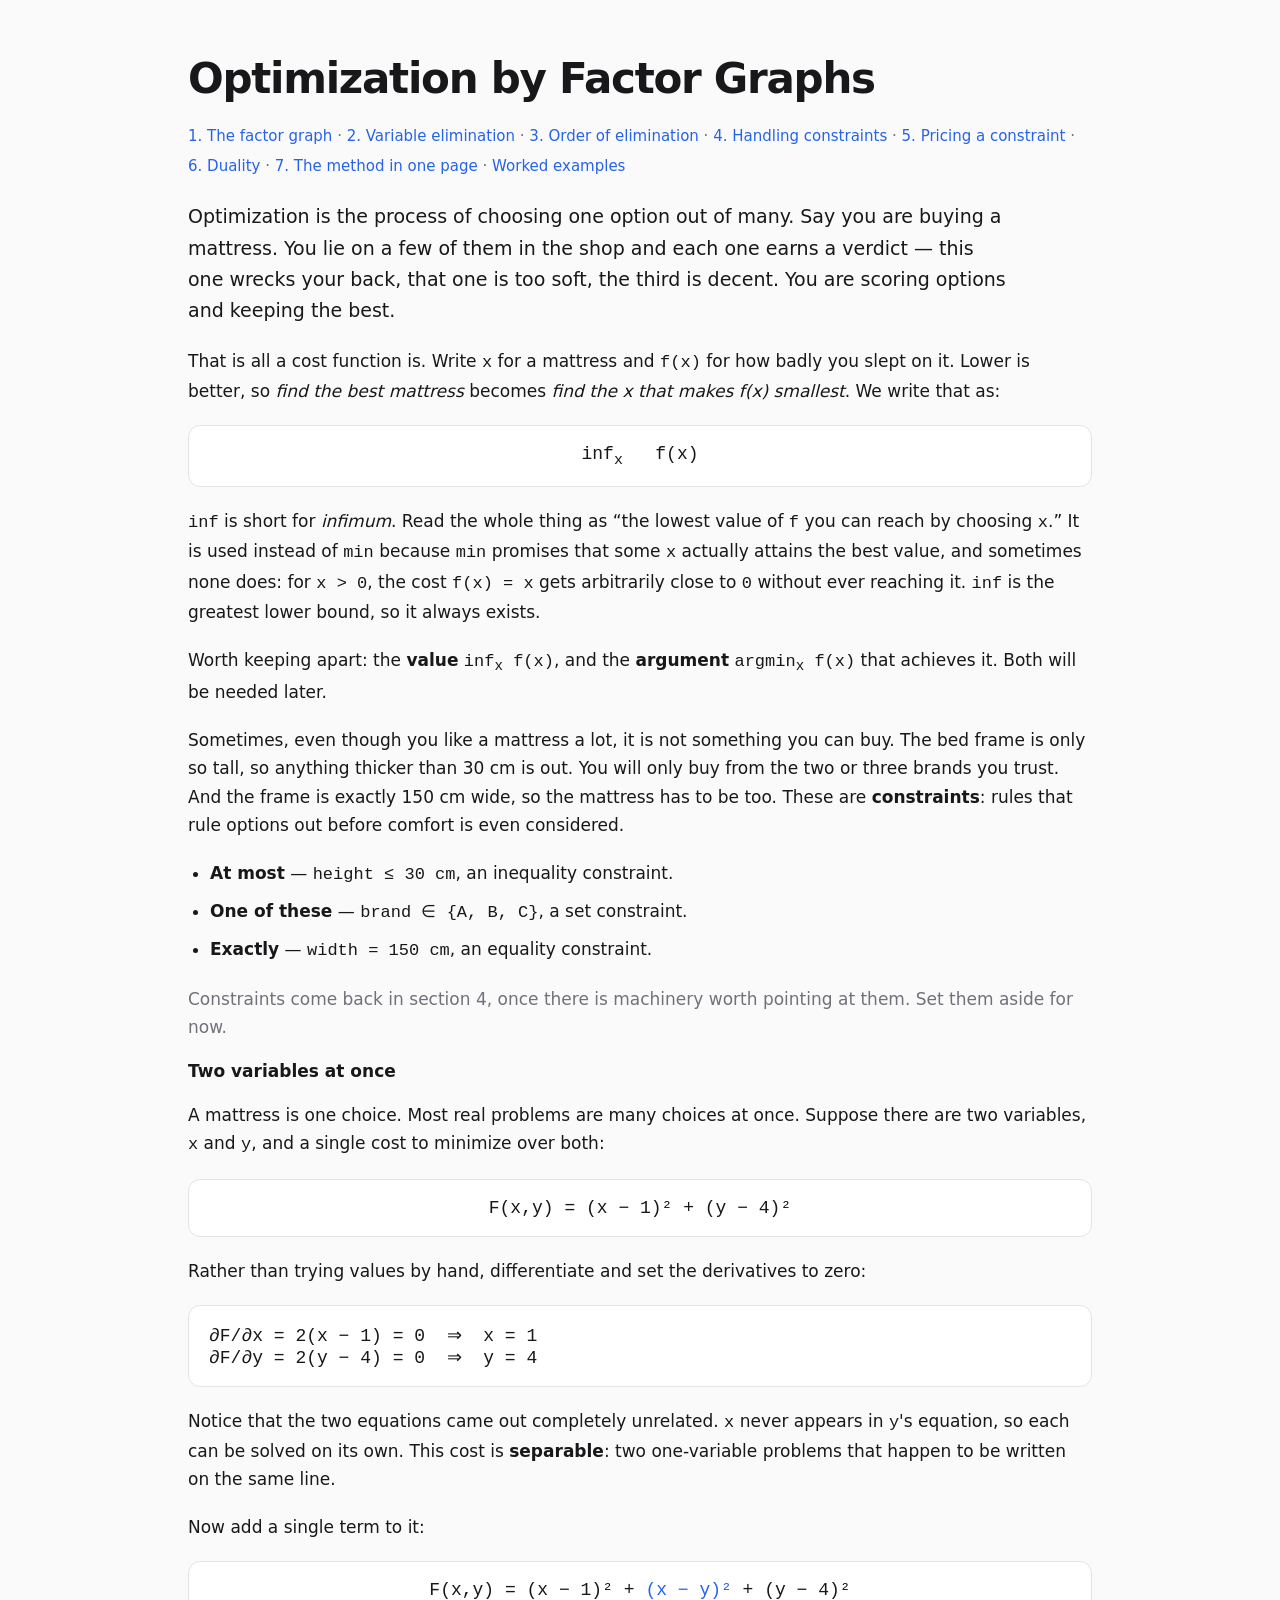
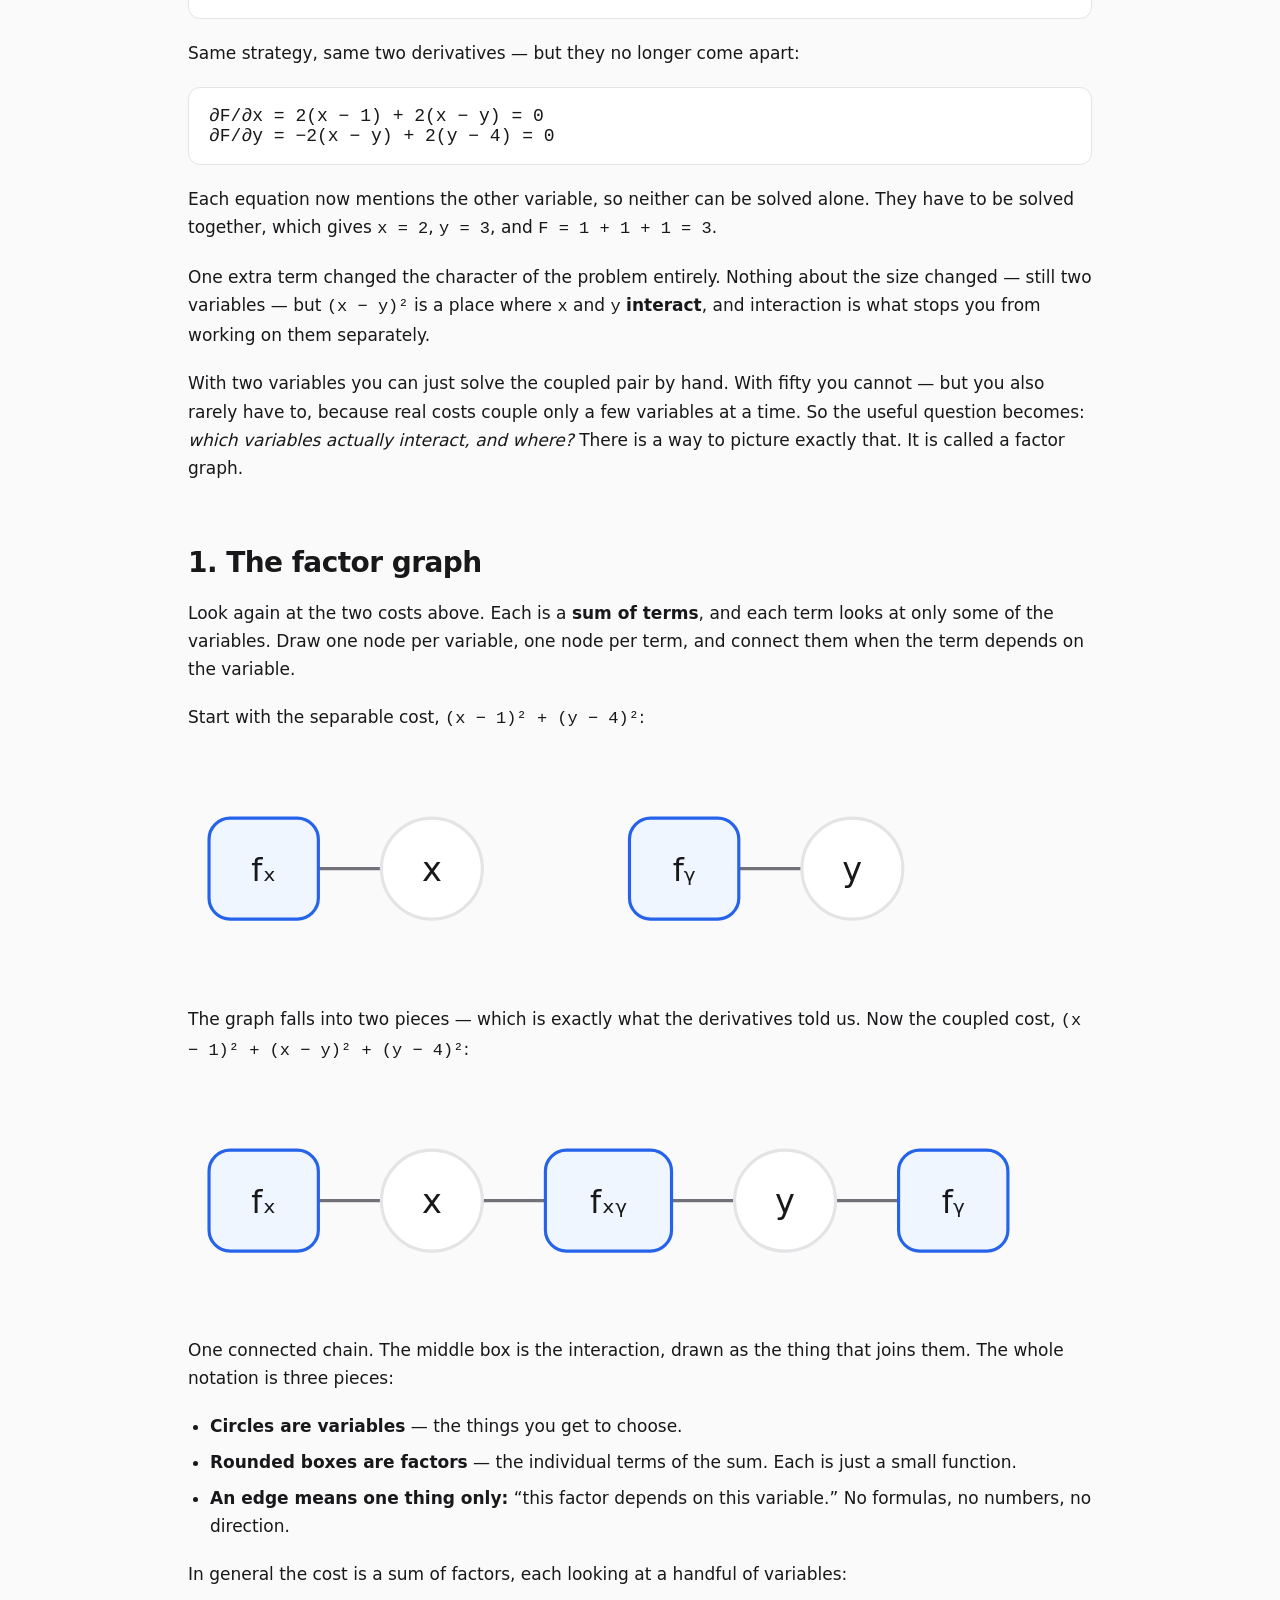
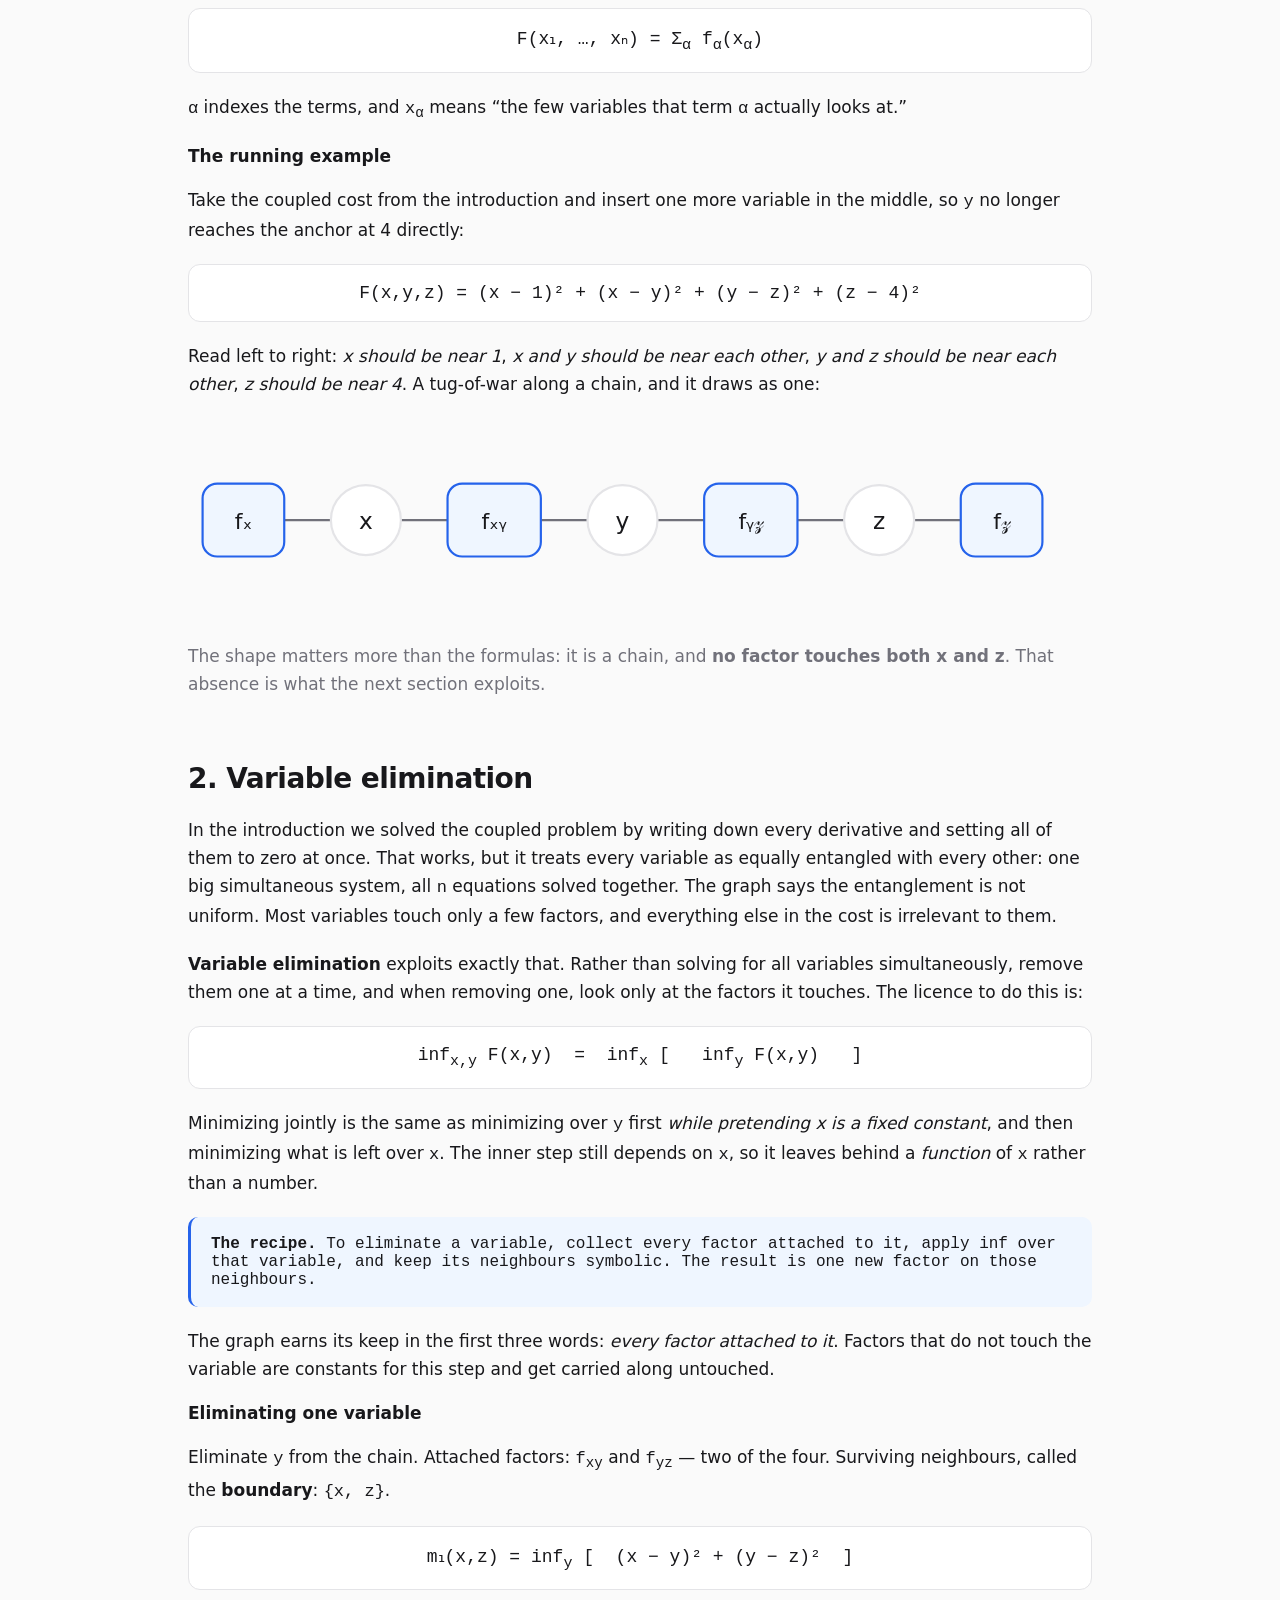
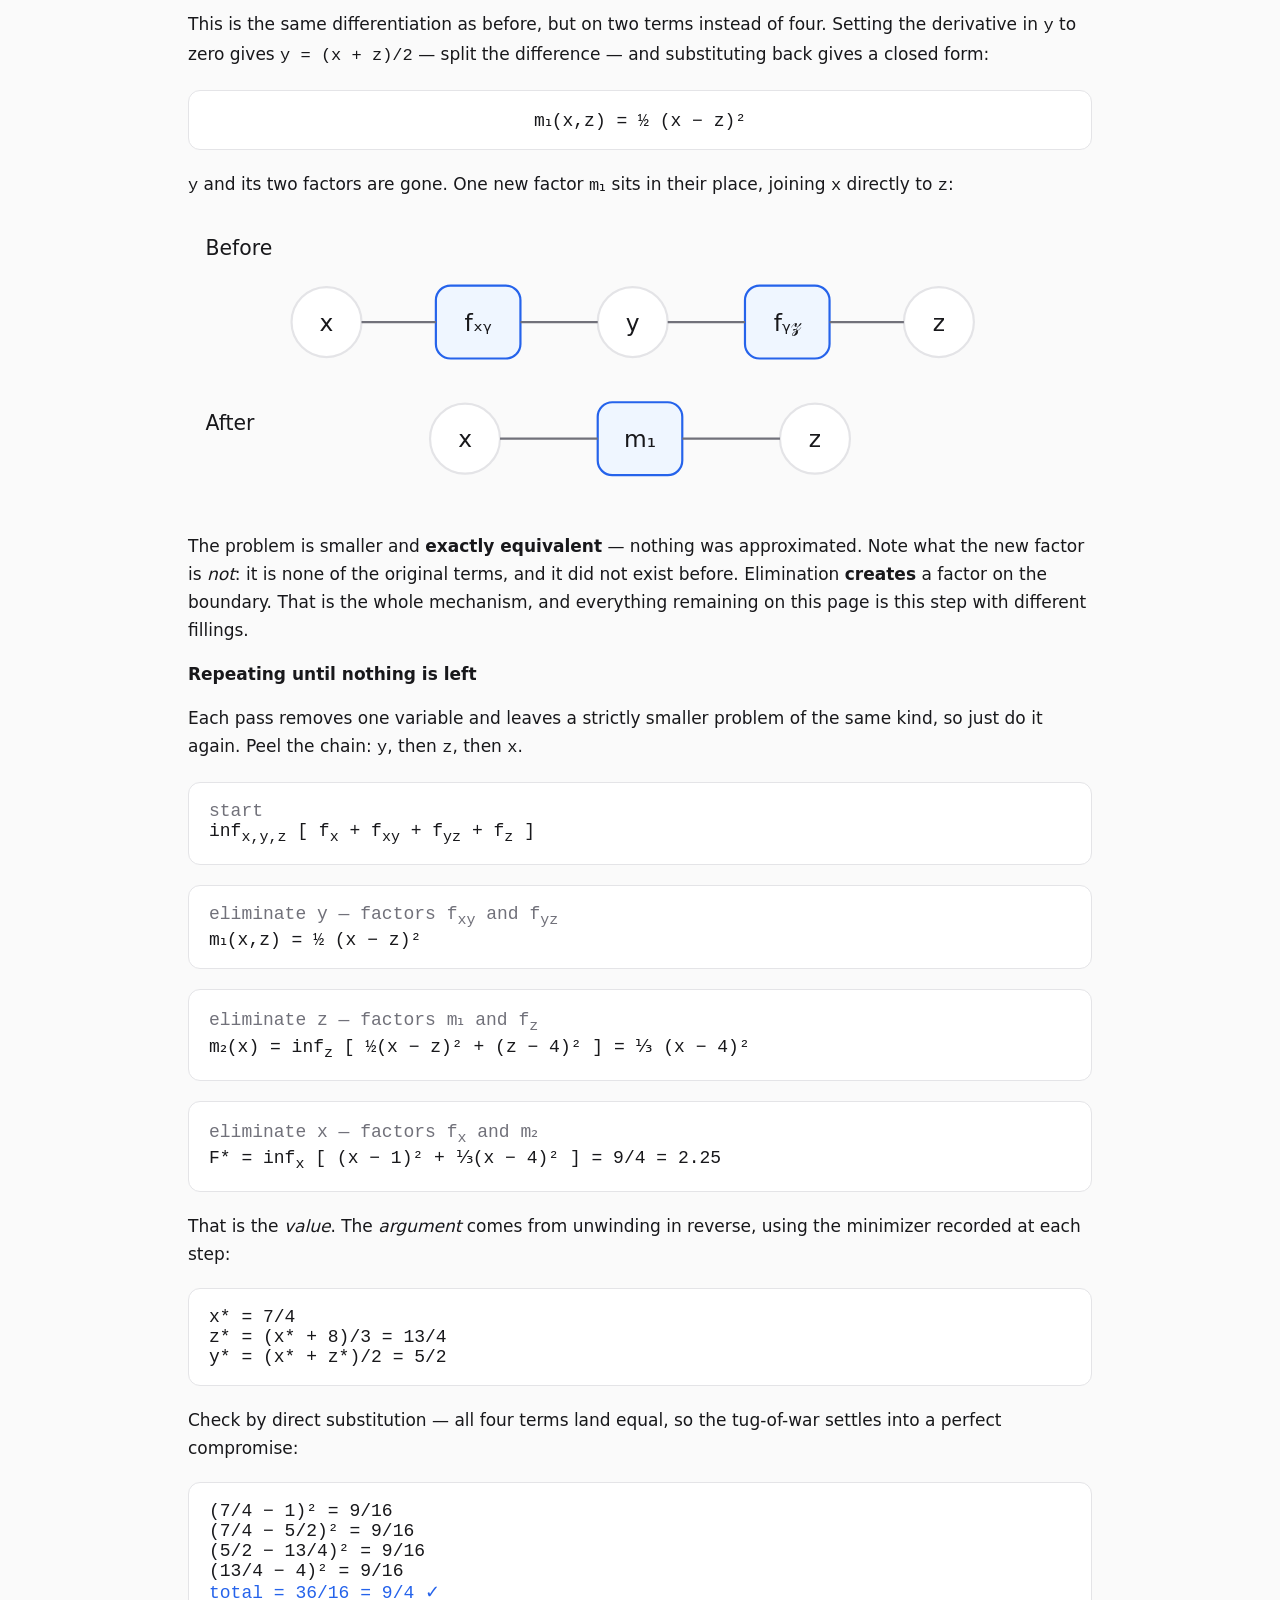
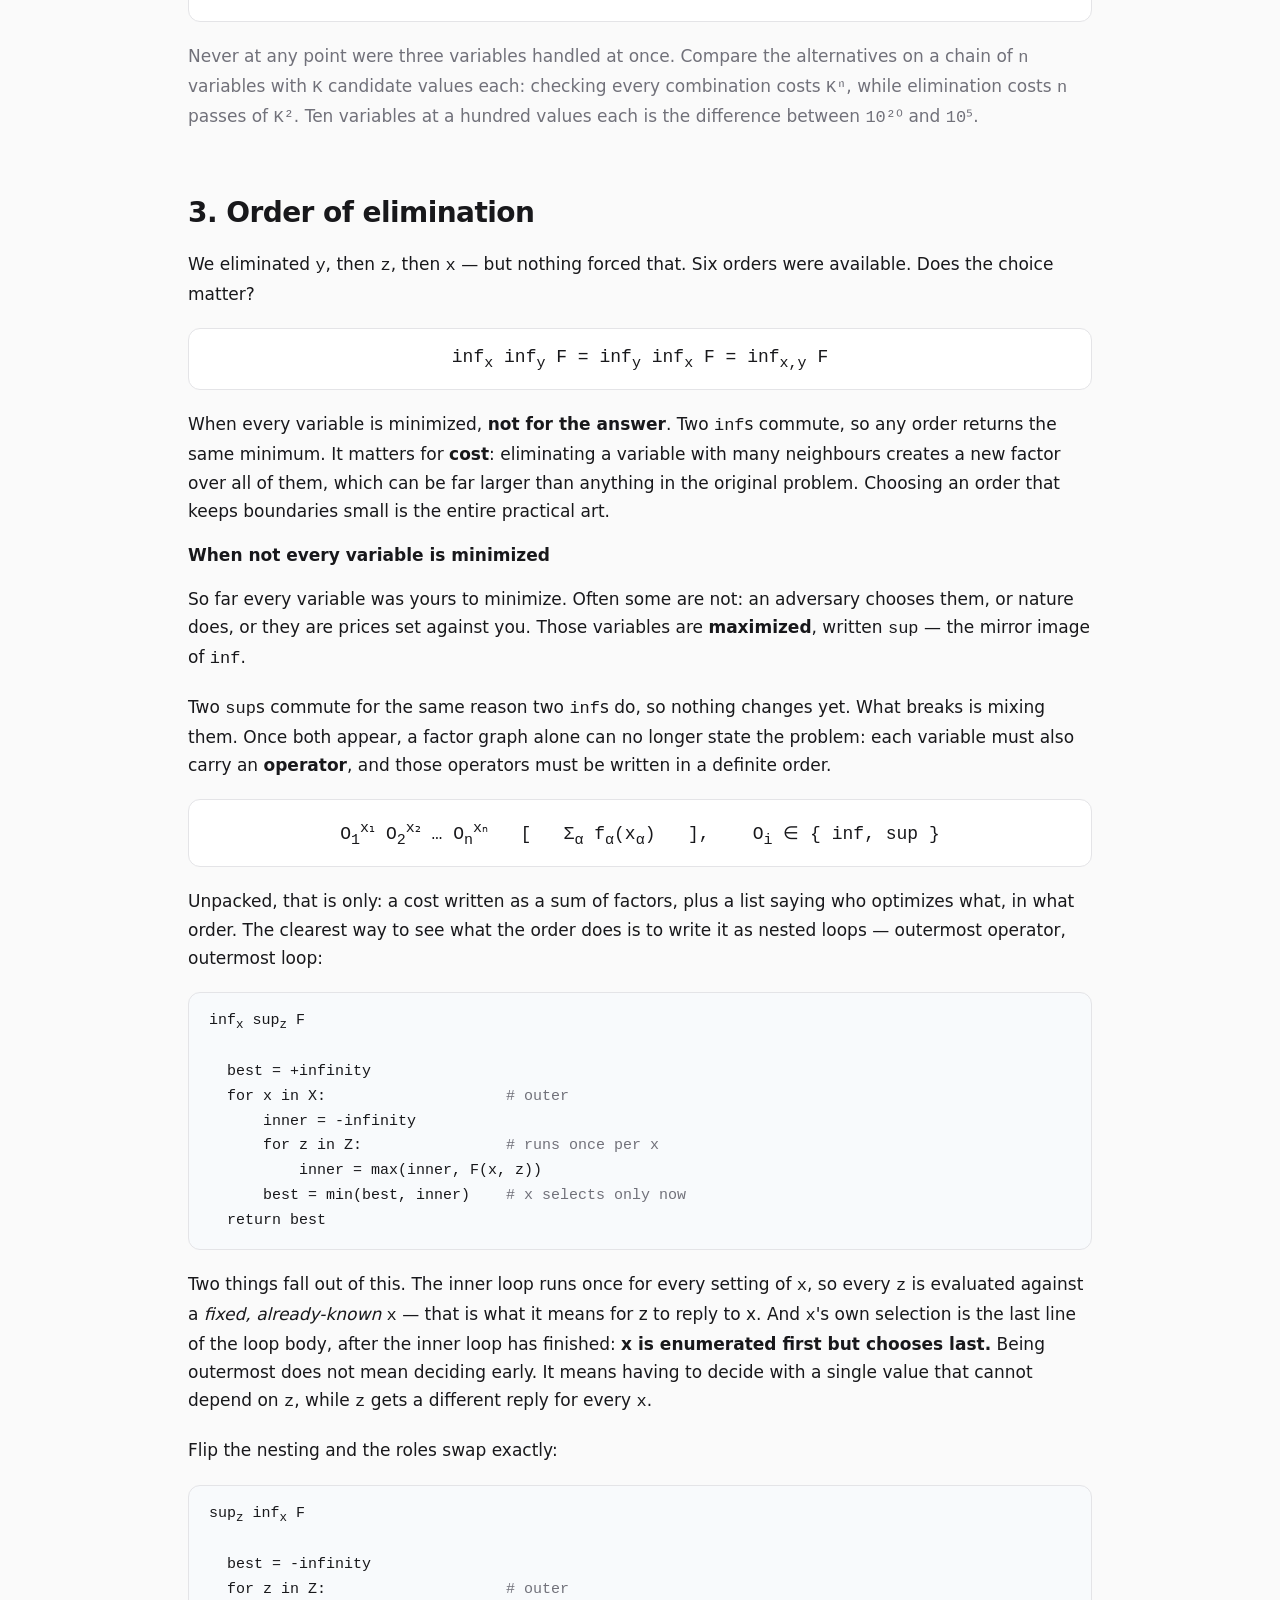
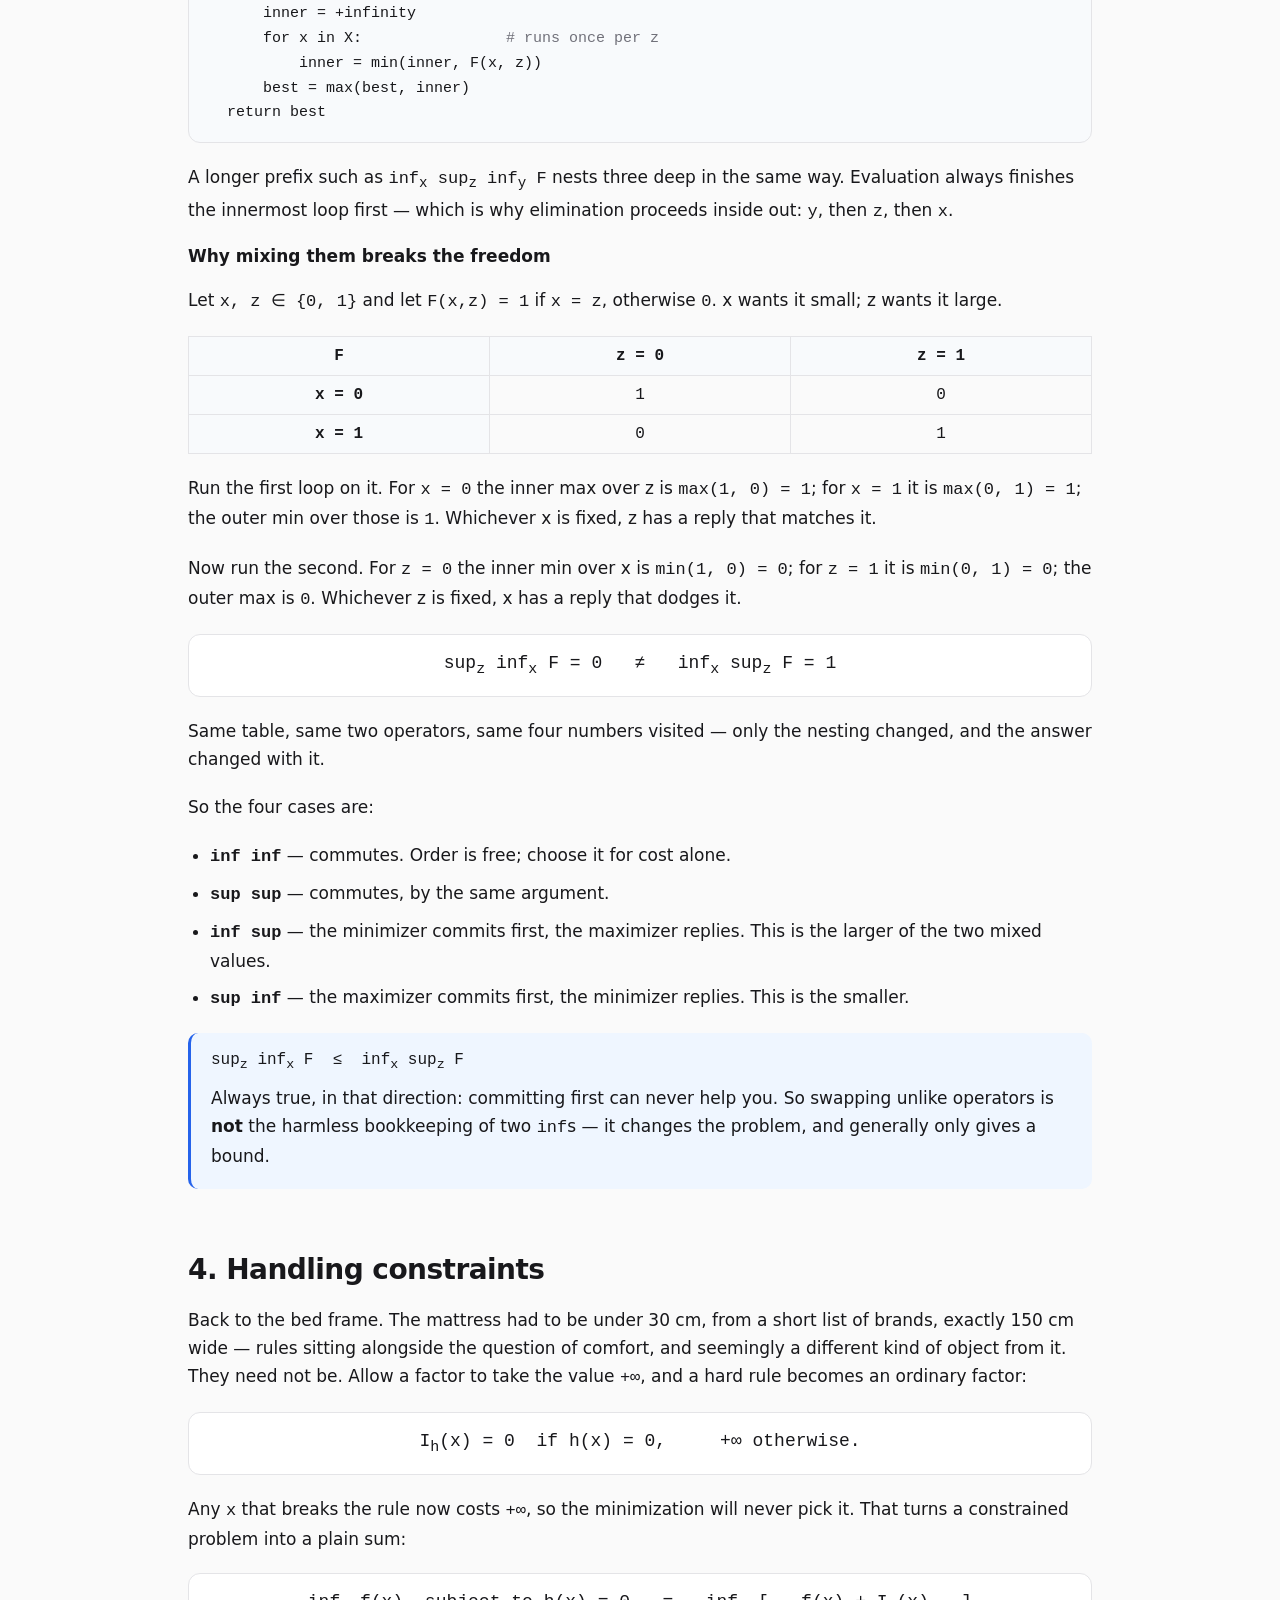
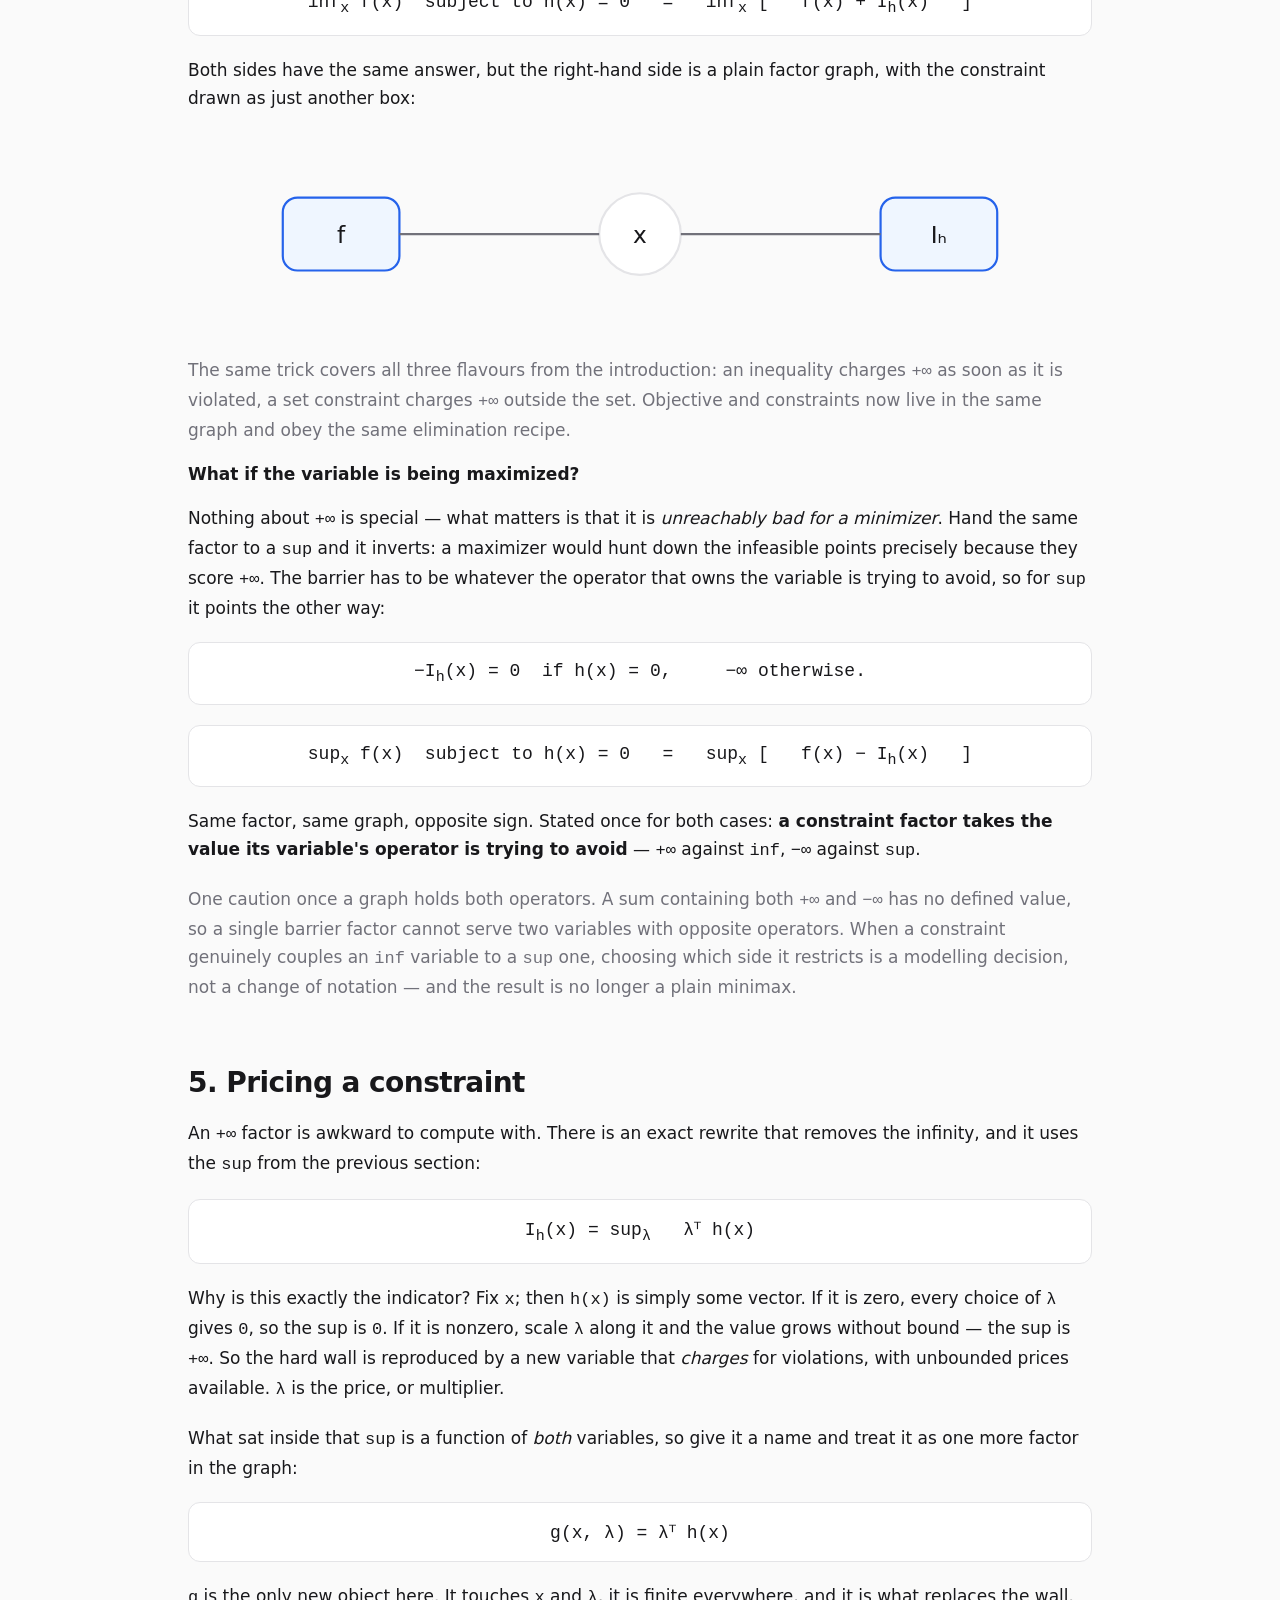
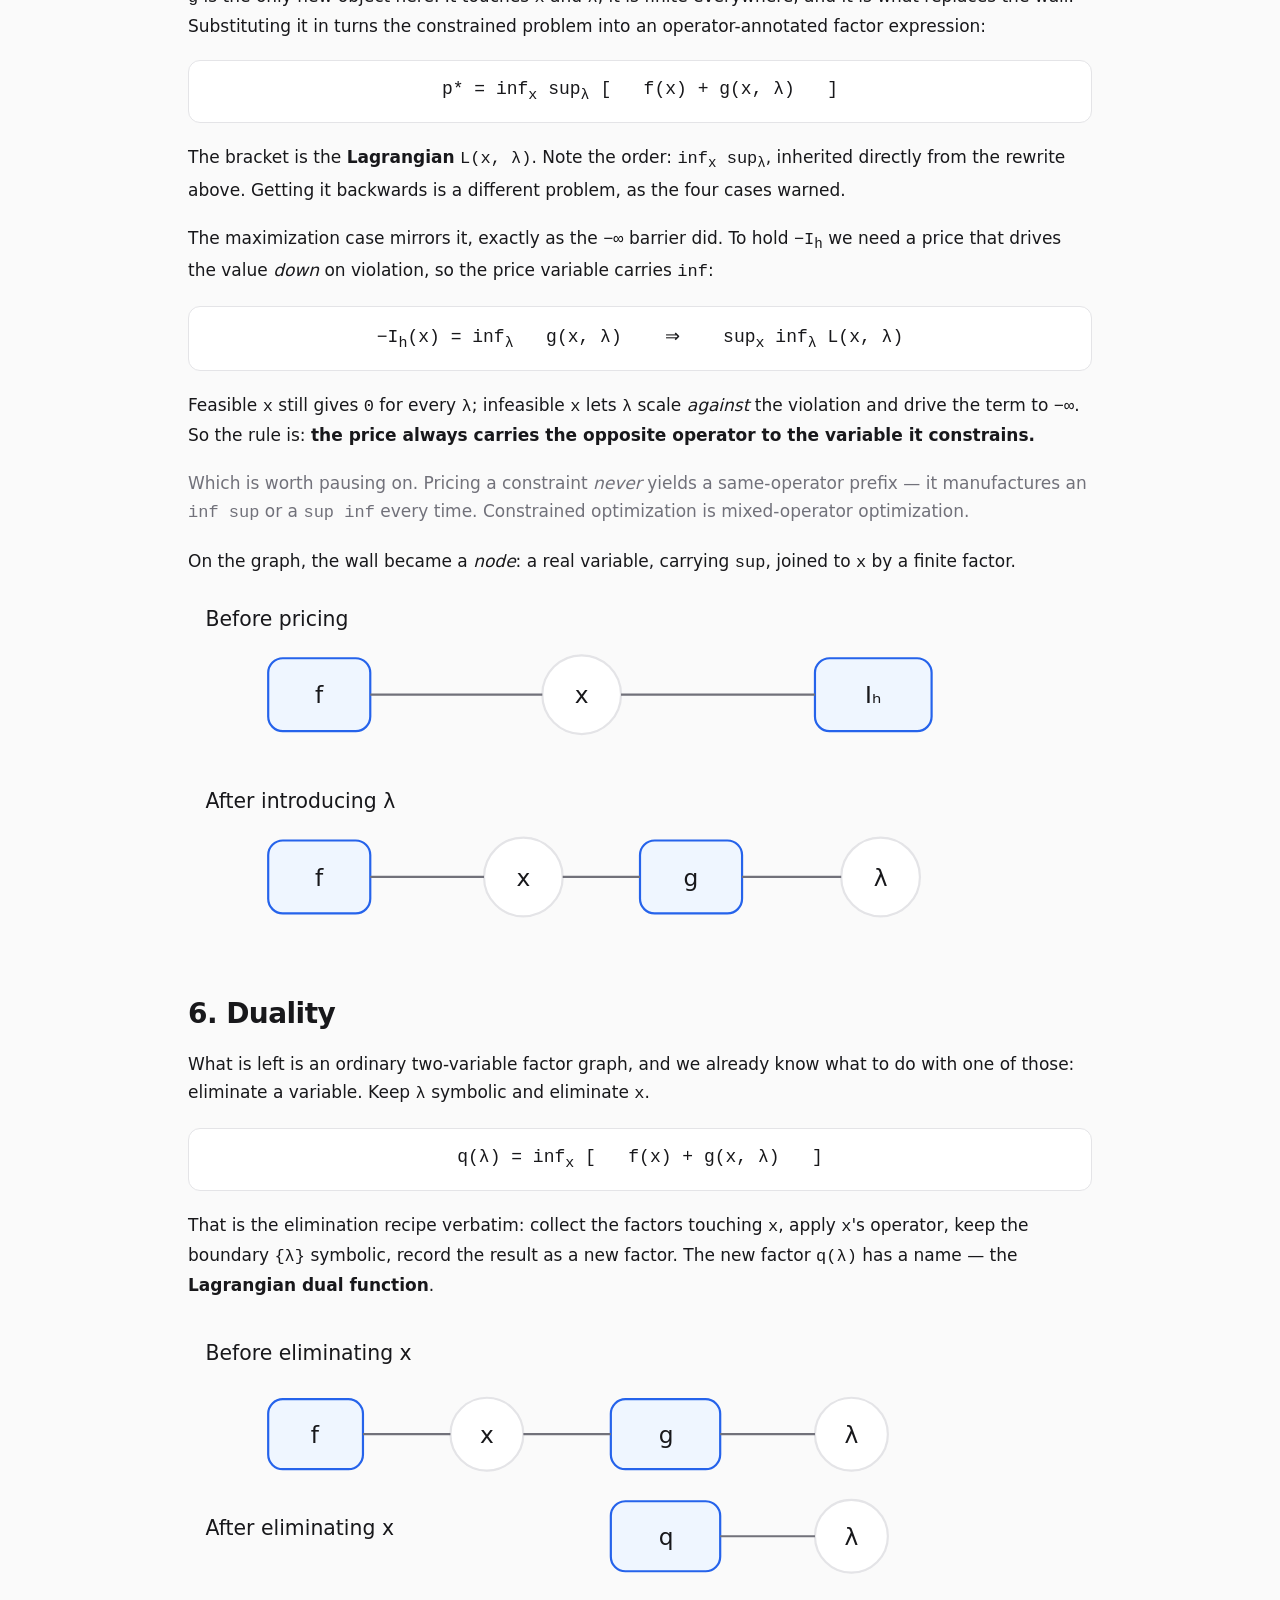
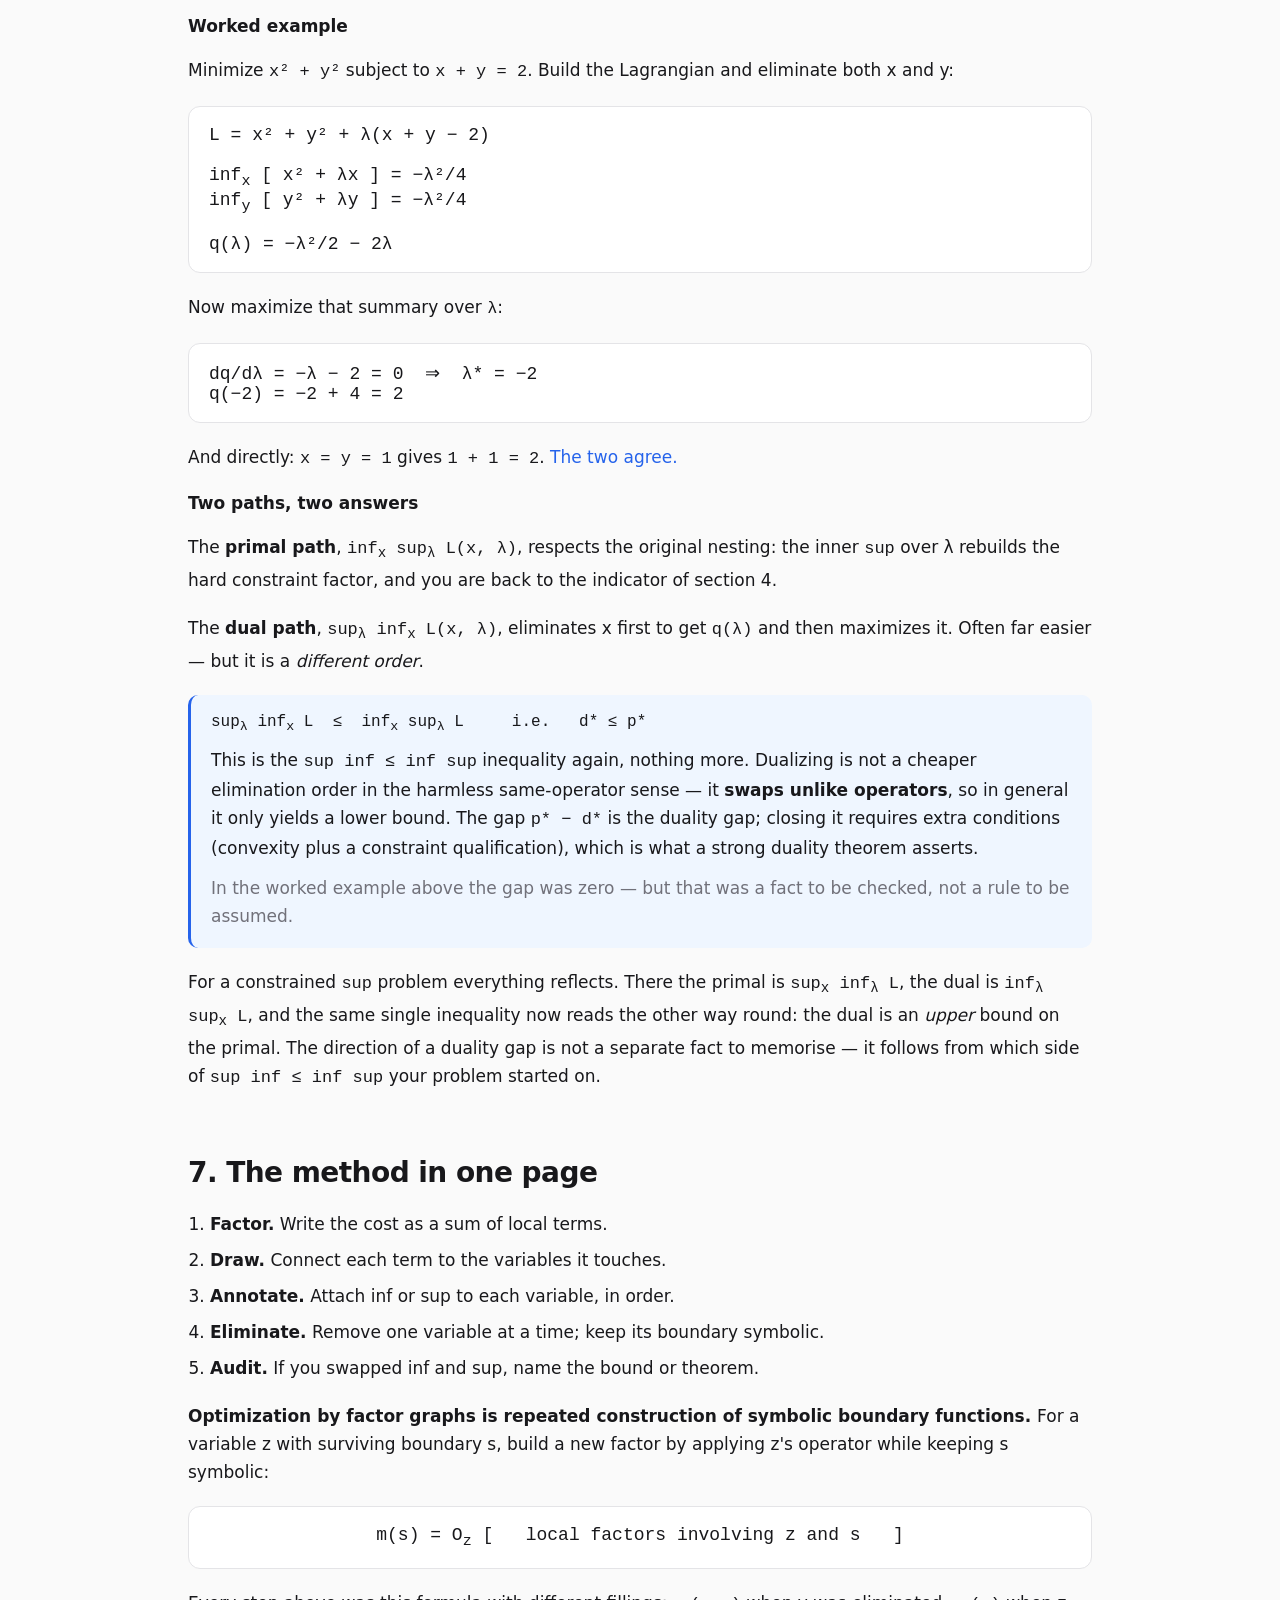
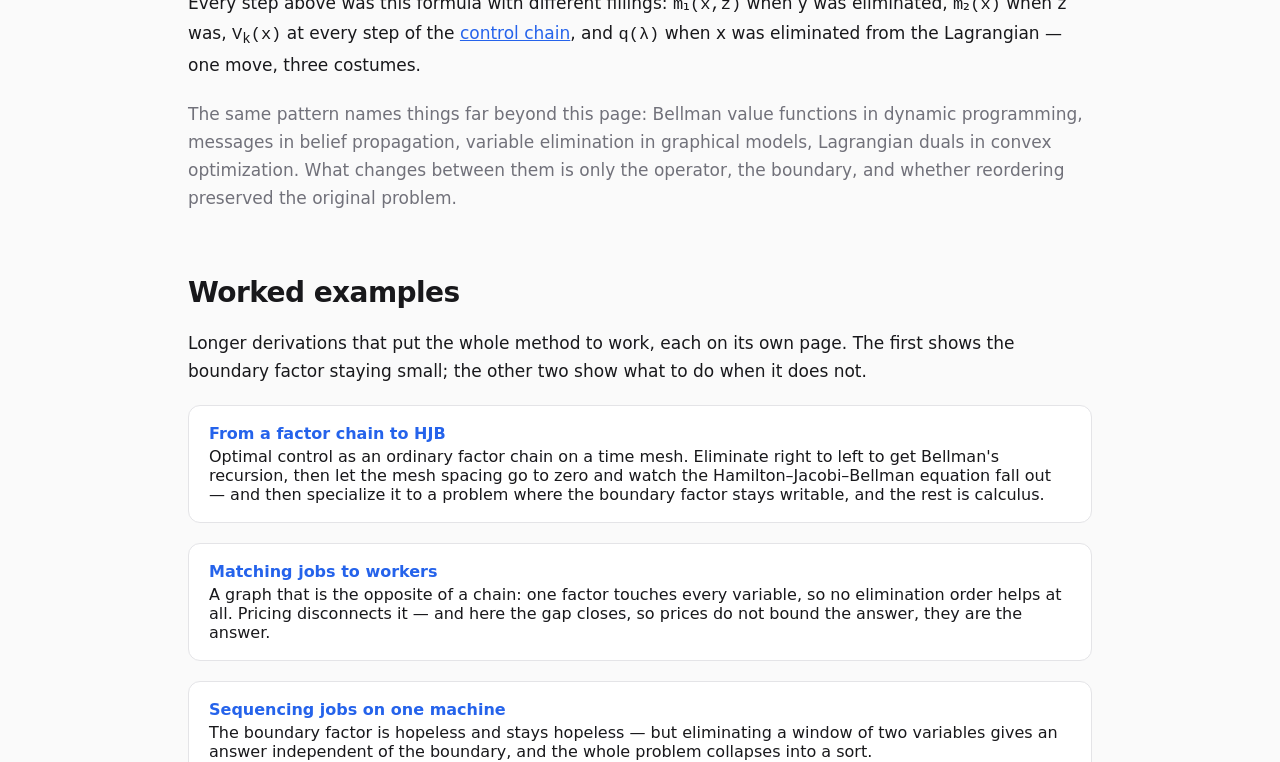
<file: optimization/factor-graphs/index.html>
<!doctype html>
<html lang="en">
<head>
  <meta charset="utf-8" />
  <meta name="viewport" content="width=device-width, initial-scale=1" />

  <title>Optimization by Factor Graphs</title>

  <link rel="stylesheet" href="style.css" />
</head>

<body>
<main>
<div id="fg-method">

  <!-- ======================================================
       INTRODUCTION
  ======================================================= -->

  <section id="intro">
    <h1>Optimization by Factor Graphs</h1>

    <nav class="contents">
      <a href="#factor-graph">1. The factor graph</a> ·
      <a href="#elimination">2. Variable elimination</a> ·
      <a href="#order">3. Order of elimination</a> ·
      <a href="#constraints">4. Handling constraints</a> ·
      <a href="#pricing">5. Pricing a constraint</a> ·
      <a href="#duality">6. Duality</a> ·
      <a href="#summary">7. The method in one page</a> ·
      <a href="#worked-examples">Worked examples</a>
    </nav>

    <p class="lead">
      Optimization is the process of choosing one option out of many. Say
      you are buying a mattress. You lie on a few of them in the shop and
      each one earns a verdict — this one wrecks your back, that one is too
      soft, the third is decent. You are scoring options and keeping the
      best.
    </p>

    <p>
      That is all a cost function is. Write <span class="math">x</span> for
      a mattress and <span class="math">f(x)</span> for how badly you slept
      on it. Lower is better, so <em>find the best mattress</em> becomes
      <em>find the x that makes f(x) smallest</em>. We write that as:
    </p>

    <div class="equation math centered">
      inf<sub>x</sub> &nbsp; f(x)
    </div>

    <p>
      <span class="math">inf</span> is short for <em>infimum</em>. Read the
      whole thing as “the lowest value of <span class="math">f</span> you
      can reach by choosing <span class="math">x</span>.” It is used instead
      of <span class="math">min</span> because
      <span class="math">min</span> promises that some
      <span class="math">x</span> actually attains the best value, and
      sometimes none does: for <span class="math">x &gt; 0</span>, the cost
      <span class="math">f(x) = x</span> gets arbitrarily close to
      <span class="math">0</span> without ever reaching it.
      <span class="math">inf</span> is the greatest lower bound, so it
      always exists.
    </p>

    <p>
      Worth keeping apart: the <strong>value</strong>
      <span class="math">inf<sub>x</sub> f(x)</span>, and the
      <strong>argument</strong> <span class="math">argmin<sub>x</sub> f(x)</span>
      that achieves it. Both will be needed later.
    </p>

    <p>
      Sometimes, even though you like a mattress a lot, it is not something
      you can buy. The bed frame is only so tall, so anything thicker than
      30 cm is out. You will only buy from the two or three brands you
      trust. And the frame is exactly 150 cm wide, so the mattress has to be
      too. These are <strong>constraints</strong>: rules that rule options
      out before comfort is even considered.
    </p>

    <ul>
      <li>
        <strong>At most</strong> —
        <span class="math">height ≤ 30 cm</span>, an inequality constraint.
      </li>
      <li>
        <strong>One of these</strong> —
        <span class="math">brand ∈ {A, B, C}</span>, a set constraint.
      </li>
      <li>
        <strong>Exactly</strong> —
        <span class="math">width = 150 cm</span>, an equality constraint.
      </li>
    </ul>

    <p class="muted">
      Constraints come back in section 4, once there is machinery worth
      pointing at them. Set them aside for now.
    </p>

    <h3>Two variables at once</h3>

    <p>
      A mattress is one choice. Most real problems are many choices at once.
      Suppose there are two variables, <span class="math">x</span> and
      <span class="math">y</span>, and a single cost to minimize over both:
    </p>

    <div class="equation math centered">
      F(x,y) = (x − 1)² + (y − 4)²
    </div>

    <p>
      Rather than trying values by hand, differentiate and set the
      derivatives to zero:
    </p>

    <div class="equation math">
      ∂F/∂x = 2(x − 1) = 0 &nbsp;⇒&nbsp; x = 1
      <br>
      ∂F/∂y = 2(y − 4) = 0 &nbsp;⇒&nbsp; y = 4
    </div>

    <p>
      Notice that the two equations came out completely unrelated.
      <span class="math">x</span> never appears in
      <span class="math">y</span>'s equation, so each can be solved on its
      own. This cost is <strong>separable</strong>: two one-variable
      problems that happen to be written on the same line.
    </p>

    <p>
      Now add a single term to it:
    </p>

    <div class="equation math centered">
      F(x,y) = (x − 1)² + <span class="accent">(x − y)²</span> + (y − 4)²
    </div>

    <p>
      Same strategy, same two derivatives — but they no longer come apart:
    </p>

    <div class="equation math">
      ∂F/∂x = 2(x − 1) + 2(x − y) = 0
      <br>
      ∂F/∂y = −2(x − y) + 2(y − 4) = 0
    </div>

    <p>
      Each equation now mentions the other variable, so neither can be
      solved alone. They have to be solved together, which gives
      <span class="math">x = 2</span>, <span class="math">y = 3</span>, and
      <span class="math">F = 1 + 1 + 1 = 3</span>.
    </p>

    <p>
      One extra term changed the character of the problem entirely. Nothing
      about the size changed — still two variables — but
      <span class="math">(x − y)²</span> is a place where
      <span class="math">x</span> and <span class="math">y</span>
      <strong>interact</strong>, and interaction is what stops you from
      working on them separately.
    </p>

    <p>
      With two variables you can just solve the coupled pair by hand. With
      fifty you cannot — but you also rarely have to, because real costs
      couple only a few variables at a time. So the useful question becomes:
      <em>which variables actually interact, and where?</em> There is a way
      to picture exactly that. It is called a factor graph.
    </p>
  </section>


  <!-- ======================================================
       1. THE FACTOR GRAPH
  ======================================================= -->

  <section id="factor-graph">
    <h2>1. The factor graph</h2>

    <p>
      Look again at the two costs above. Each is a <strong>sum of
      terms</strong>, and each term looks at only some of the variables.
      Draw one node per variable, one node per term, and connect them when
      the term depends on the variable.
    </p>

    <p>
      Start with the separable cost,
      <span class="math">(x − 1)² + (y − 4)²</span>:
    </p>

    <svg
      class="diagram"
      viewBox="0 0 430 110"
      role="img"
      aria-label="Separable cost drawn as two disconnected pieces: f_x joined to x, and f_y joined to y"
    >
      <line class="edge" x1="62" y1="55" x2="92" y2="55"/>
      <line class="edge" x1="262" y1="55" x2="292" y2="55"/>

      <rect class="factor" x="10" y="31" width="52" height="48" rx="10"/>
      <circle class="node" cx="116" cy="55" r="24"/>
      <rect class="factor" x="210" y="31" width="52" height="48" rx="10"/>
      <circle class="node" cx="316" cy="55" r="24"/>

      <text x="36" y="61" text-anchor="middle" fill="currentColor" font-size="15">fₓ</text>
      <text x="116" y="61" text-anchor="middle" fill="currentColor" font-size="16">x</text>
      <text x="236" y="61" text-anchor="middle" fill="currentColor" font-size="15">fᵧ</text>
      <text x="316" y="61" text-anchor="middle" fill="currentColor" font-size="16">y</text>
    </svg>

    <p>
      The graph falls into two pieces — which is exactly what the
      derivatives told us. Now the coupled cost,
      <span class="math">(x − 1)² + (x − y)² + (y − 4)²</span>:
    </p>

    <svg
      class="diagram"
      viewBox="0 0 430 110"
      role="img"
      aria-label="Coupled cost drawn as a connected chain: f_x, x, f_xy, y, f_y"
    >
      <line class="edge" x1="62" y1="55" x2="92" y2="55"/>
      <line class="edge" x1="140" y1="55" x2="170" y2="55"/>
      <line class="edge" x1="230" y1="55" x2="260" y2="55"/>
      <line class="edge" x1="308" y1="55" x2="338" y2="55"/>

      <rect class="factor" x="10" y="31" width="52" height="48" rx="10"/>
      <circle class="node" cx="116" cy="55" r="24"/>
      <rect class="factor" x="170" y="31" width="60" height="48" rx="10"/>
      <circle class="node" cx="284" cy="55" r="24"/>
      <rect class="factor" x="338" y="31" width="52" height="48" rx="10"/>

      <text x="36" y="61" text-anchor="middle" fill="currentColor" font-size="15">fₓ</text>
      <text x="116" y="61" text-anchor="middle" fill="currentColor" font-size="16">x</text>
      <text x="200" y="61" text-anchor="middle" fill="currentColor" font-size="15">fₓᵧ</text>
      <text x="284" y="61" text-anchor="middle" fill="currentColor" font-size="16">y</text>
      <text x="364" y="61" text-anchor="middle" fill="currentColor" font-size="15">fᵧ</text>
    </svg>

    <p>
      One connected chain. The middle box is the interaction, drawn as the
      thing that joins them. The whole notation is three pieces:
    </p>

    <ul>
      <li>
        <strong>Circles are variables</strong> — the things you get to
        choose.
      </li>
      <li>
        <strong>Rounded boxes are factors</strong> — the individual terms of
        the sum. Each is just a small function.
      </li>
      <li>
        <strong>An edge means one thing only:</strong> “this factor depends
        on this variable.” No formulas, no numbers, no direction.
      </li>
    </ul>

    <p>
      In general the cost is a sum of factors, each looking at a handful of
      variables:
    </p>

    <div class="equation math centered">
      F(x₁, …, xₙ)
      =
      Σ<sub>α</sub> f<sub>α</sub>(x<sub>α</sub>)
    </div>

    <p>
      <span class="math">α</span> indexes the terms, and
      <span class="math">x<sub>α</sub></span> means “the few variables that
      term <span class="math">α</span> actually looks at.”
    </p>

    <h3>The running example</h3>

    <p>
      Take the coupled cost from the introduction and insert one more
      variable in the middle, so <span class="math">y</span> no longer
      reaches the anchor at 4 directly:
    </p>

    <div class="equation math centered">
      F(x,y,z)
      =
      (x − 1)²
      +
      (x − y)²
      +
      (y − z)²
      +
      (z − 4)²
    </div>

    <p>
      Read left to right: <em>x should be near 1</em>, <em>x and y should be
      near each other</em>, <em>y and z should be near each other</em>,
      <em>z should be near 4</em>. A tug-of-war along a chain, and it draws
      as one:
    </p>

    <svg
      class="diagram"
      viewBox="0 0 620 140"
      role="img"
      aria-label="Factor graph of the three-variable chain: f_x, x, f_xy, y, f_yz, z, f_z"
    >
      <line class="edge" x1="66" y1="70" x2="98" y2="70"/>
      <line class="edge" x1="146" y1="70" x2="178" y2="70"/>
      <line class="edge" x1="242" y1="70" x2="274" y2="70"/>
      <line class="edge" x1="322" y1="70" x2="354" y2="70"/>
      <line class="edge" x1="418" y1="70" x2="450" y2="70"/>
      <line class="edge" x1="498" y1="70" x2="530" y2="70"/>

      <rect class="factor" x="10" y="45" width="56" height="50" rx="10"/>
      <circle class="node" cx="122" cy="70" r="24"/>
      <rect class="factor" x="178" y="45" width="64" height="50" rx="10"/>
      <circle class="node" cx="298" cy="70" r="24"/>
      <rect class="factor" x="354" y="45" width="64" height="50" rx="10"/>
      <circle class="node" cx="474" cy="70" r="24"/>
      <rect class="factor" x="530" y="45" width="56" height="50" rx="10"/>

      <text x="38" y="76" text-anchor="middle" fill="currentColor" font-size="15">fₓ</text>
      <text x="122" y="76" text-anchor="middle" fill="currentColor" font-size="16">x</text>
      <text x="210" y="76" text-anchor="middle" fill="currentColor" font-size="15">fₓᵧ</text>
      <text x="298" y="76" text-anchor="middle" fill="currentColor" font-size="16">y</text>
      <text x="386" y="76" text-anchor="middle" fill="currentColor" font-size="15">fᵧ𝓏</text>
      <text x="474" y="76" text-anchor="middle" fill="currentColor" font-size="16">z</text>
      <text x="558" y="76" text-anchor="middle" fill="currentColor" font-size="15">f𝓏</text>
    </svg>

    <p class="muted">
      The shape matters more than the formulas: it is a chain, and
      <strong>no factor touches both x and z</strong>. That absence is what
      the next section exploits.
    </p>
  </section>


  <!-- ======================================================
       2. VARIABLE ELIMINATION
  ======================================================= -->

  <section id="elimination">
    <h2>2. Variable elimination</h2>

    <p>
      In the introduction we solved the coupled problem by writing down
      every derivative and setting all of them to zero at once. That works,
      but it treats every variable as equally entangled with every other:
      one big simultaneous system, all <span class="math">n</span> equations
      solved together. The graph says the entanglement is not uniform. Most
      variables touch only a few factors, and everything else in the cost is
      irrelevant to them.
    </p>

    <p>
      <strong>Variable elimination</strong> exploits exactly that. Rather
      than solving for all variables simultaneously, remove them one at a
      time, and when removing one, look only at the factors it touches. The
      licence to do this is:
    </p>

    <div class="equation math centered">
      inf<sub>x,y</sub> F(x,y)
      &nbsp;=&nbsp;
      inf<sub>x</sub>
      [
      &nbsp; inf<sub>y</sub> F(x,y) &nbsp;
      ]
    </div>

    <p>
      Minimizing jointly is the same as minimizing over
      <span class="math">y</span> first
      <em>while pretending x is a fixed constant</em>, and then minimizing
      what is left over <span class="math">x</span>. The inner step still
      depends on <span class="math">x</span>, so it leaves behind a
      <em>function</em> of <span class="math">x</span> rather than a number.
    </p>

    <div class="viz-callout math">
      <strong>The recipe.</strong>
      To eliminate a variable, collect every factor attached to it,
      apply <span class="math">inf</span> over that variable,
      and keep its neighbours symbolic.
      The result is one new factor on those neighbours.
    </div>

    <p>
      The graph earns its keep in the first three words: <em>every factor
      attached to it</em>. Factors that do not touch the variable are
      constants for this step and get carried along untouched.
    </p>

    <h3>Eliminating one variable</h3>

    <p>
      Eliminate <span class="math">y</span> from the chain. Attached
      factors: <span class="math">f<sub>xy</sub></span> and
      <span class="math">f<sub>yz</sub></span> — two of the four. Surviving
      neighbours, called the <strong>boundary</strong>:
      <span class="math">{x, z}</span>.
    </p>

    <div class="equation math centered">
      m₁(x,z)
      =
      inf<sub>y</sub>
      [
      &nbsp;(x − y)² + (y − z)²&nbsp;
      ]
    </div>

    <p>
      This is the same differentiation as before, but on two terms instead
      of four. Setting the derivative in <span class="math">y</span> to zero
      gives <span class="math">y = (x + z)/2</span> — split the difference —
      and substituting back gives a closed form:
    </p>

    <div class="equation math centered">
      m₁(x,z) = ½ (x − z)²
    </div>

    <p>
      <span class="math">y</span> and its two factors are gone. One new
      factor <span class="math">m₁</span> sits in their place, joining
      <span class="math">x</span> directly to <span class="math">z</span>:
    </p>

    <svg
      class="diagram"
      viewBox="0 0 620 200"
      role="img"
      aria-label="Eliminating y produces a new factor m-one joining x and z"
    >
      <text x="12" y="24" fill="currentColor" font-size="14">Before</text>

      <circle class="node" cx="95" cy="70" r="24"/>
      <rect class="factor" x="170" y="45" width="58" height="50" rx="10"/>
      <circle class="node" cx="305" cy="70" r="24"/>
      <rect class="factor" x="382" y="45" width="58" height="50" rx="10"/>
      <circle class="node" cx="515" cy="70" r="24"/>

      <line class="edge" x1="119" y1="70" x2="170" y2="70"/>
      <line class="edge" x1="228" y1="70" x2="281" y2="70"/>
      <line class="edge" x1="329" y1="70" x2="382" y2="70"/>
      <line class="edge" x1="440" y1="70" x2="491" y2="70"/>

      <text x="95" y="76" text-anchor="middle" fill="currentColor">x</text>
      <text x="199" y="76" text-anchor="middle" fill="currentColor">fₓᵧ</text>
      <text x="305" y="76" text-anchor="middle" fill="currentColor">y</text>
      <text x="411" y="76" text-anchor="middle" fill="currentColor">fᵧ𝓏</text>
      <text x="515" y="76" text-anchor="middle" fill="currentColor">z</text>

      <text x="12" y="144" fill="currentColor" font-size="14">After</text>

      <circle class="node" cx="190" cy="150" r="24"/>
      <rect class="factor" x="281" y="125" width="58" height="50" rx="10"/>
      <circle class="node" cx="430" cy="150" r="24"/>

      <line class="edge" x1="214" y1="150" x2="281" y2="150"/>
      <line class="edge" x1="339" y1="150" x2="406" y2="150"/>

      <text x="190" y="156" text-anchor="middle" fill="currentColor">x</text>
      <text x="310" y="156" text-anchor="middle" fill="currentColor">m₁</text>
      <text x="430" y="156" text-anchor="middle" fill="currentColor">z</text>
    </svg>

    <p>
      The problem is smaller and <strong>exactly equivalent</strong> —
      nothing was approximated. Note what the new factor is <em>not</em>: it
      is none of the original terms, and it did not exist before.
      Elimination <strong>creates</strong> a factor on the boundary. That is
      the whole mechanism, and everything remaining on this page is this
      step with different fillings.
    </p>

    <h3>Repeating until nothing is left</h3>

    <p>
      Each pass removes one variable and leaves a strictly smaller problem
      of the same kind, so just do it again. Peel the chain:
      <span class="math">y</span>, then <span class="math">z</span>, then
      <span class="math">x</span>.
    </p>

    <div class="equation math">
      <div class="muted">start</div>
      inf<sub>x,y,z</sub>
      [ f<sub>x</sub> + f<sub>xy</sub> + f<sub>yz</sub> + f<sub>z</sub> ]
    </div>

    <div class="equation math">
      <div class="muted">eliminate y — factors f<sub>xy</sub> and f<sub>yz</sub></div>
      m₁(x,z) = ½ (x − z)²
    </div>

    <div class="equation math">
      <div class="muted">eliminate z — factors m₁ and f<sub>z</sub></div>
      m₂(x) = inf<sub>z</sub> [ ½(x − z)² + (z − 4)² ] = ⅓ (x − 4)²
    </div>

    <div class="equation math">
      <div class="muted">eliminate x — factors f<sub>x</sub> and m₂</div>
      F* = inf<sub>x</sub> [ (x − 1)² + ⅓(x − 4)² ] = 9/4 = 2.25
    </div>

    <p>
      That is the <em>value</em>. The <em>argument</em> comes from unwinding
      in reverse, using the minimizer recorded at each step:
    </p>

    <div class="equation math">
      x* = 7/4
      <br>
      z* = (x* + 8)/3 = 13/4
      <br>
      y* = (x* + z*)/2 = 5/2
    </div>

    <p>
      Check by direct substitution — all four terms land equal, so the
      tug-of-war settles into a perfect compromise:
    </p>

    <div class="equation math">
      (7/4 − 1)² = 9/16
      <br>
      (7/4 − 5/2)² = 9/16
      <br>
      (5/2 − 13/4)² = 9/16
      <br>
      (13/4 − 4)² = 9/16
      <br>
      <span class="accent">total = 36/16 = 9/4 ✓</span>
    </div>

    <p class="muted">
      Never at any point were three variables handled at once. Compare the
      alternatives on a chain of <span class="math">n</span> variables with
      <span class="math">K</span> candidate values each: checking every
      combination costs <span class="math">Kⁿ</span>, while elimination
      costs <span class="math">n</span> passes of
      <span class="math">K²</span>. Ten variables at a hundred values each
      is the difference between <span class="math">10²⁰</span> and
      <span class="math">10⁵</span>.
    </p>
  </section>


  <!-- ======================================================
       3. ORDER OF ELIMINATION
  ======================================================= -->

  <section id="order">
    <h2>3. Order of elimination</h2>

    <p>
      We eliminated <span class="math">y</span>, then
      <span class="math">z</span>, then <span class="math">x</span> — but
      nothing forced that. Six orders were available. Does the choice
      matter?
    </p>

    <div class="equation math centered">
      inf<sub>x</sub> inf<sub>y</sub> F
      =
      inf<sub>y</sub> inf<sub>x</sub> F
      =
      inf<sub>x,y</sub> F
    </div>

    <p>
      When every variable is minimized, <strong>not for the answer</strong>.
      Two <span class="math">inf</span>s commute, so any order returns the
      same minimum. It matters for <strong>cost</strong>: eliminating a
      variable with many neighbours creates a new factor over all of them,
      which can be far larger than anything in the original problem.
      Choosing an order that keeps boundaries small is the entire practical
      art.
    </p>

    <h3>When not every variable is minimized</h3>

    <p>
      So far every variable was yours to minimize. Often some are not: an
      adversary chooses them, or nature does, or they are prices set against
      you. Those variables are <strong>maximized</strong>, written
      <span class="math">sup</span> — the mirror image of
      <span class="math">inf</span>.
    </p>

    <p>
      Two <span class="math">sup</span>s commute for the same reason two
      <span class="math">inf</span>s do, so nothing changes yet. What breaks
      is mixing them. Once both appear, a factor graph alone can no longer
      state the problem: each variable must also carry an
      <strong>operator</strong>, and those operators must be written in a
      definite order.
    </p>

    <div class="equation math centered">
      O<sub>1</sub><sup>x₁</sup>
      O<sub>2</sub><sup>x₂</sup>
      …
      O<sub>n</sub><sup>xₙ</sup>
      &nbsp;
      [ &nbsp; Σ<sub>α</sub> f<sub>α</sub>(x<sub>α</sub>) &nbsp; ],
      &nbsp;&nbsp;
      O<sub>i</sub> ∈ { inf, sup }
    </div>

    <p>
      Unpacked, that is only: a cost written as a sum of factors, plus a
      list saying who optimizes what, in what order. The clearest way to see
      what the order does is to write it as nested loops — outermost
      operator, outermost loop:
    </p>

    <pre class="code">inf<sub>x</sub> sup<sub>z</sub> F

  best = +infinity
  for x in X:                    <span class="cm"># outer</span>
      inner = -infinity
      for z in Z:                <span class="cm"># runs once per x</span>
          inner = max(inner, F(x, z))
      best = min(best, inner)    <span class="cm"># x selects only now</span>
  return best</pre>

    <p>
      Two things fall out of this. The inner loop runs once for every
      setting of <span class="math">x</span>, so every
      <span class="math">z</span> is evaluated against a
      <em>fixed, already-known</em> <span class="math">x</span> — that is
      what it means for z to reply to x. And
      <span class="math">x</span>'s own selection is the last line of the
      loop body, after the inner loop has finished: <strong>x is enumerated
      first but chooses last.</strong> Being outermost does not mean
      deciding early. It means having to decide with a single value that
      cannot depend on <span class="math">z</span>, while
      <span class="math">z</span> gets a different reply for every
      <span class="math">x</span>.
    </p>

    <p>
      Flip the nesting and the roles swap exactly:
    </p>

    <pre class="code">sup<sub>z</sub> inf<sub>x</sub> F

  best = -infinity
  for z in Z:                    <span class="cm"># outer</span>
      inner = +infinity
      for x in X:                <span class="cm"># runs once per z</span>
          inner = min(inner, F(x, z))
      best = max(best, inner)
  return best</pre>

    <p>
      A longer prefix such as
      <span class="math">inf<sub>x</sub> sup<sub>z</sub> inf<sub>y</sub> F</span>
      nests three deep in the same way. Evaluation always finishes the
      innermost loop first — which is why elimination proceeds inside out:
      <span class="math">y</span>, then <span class="math">z</span>, then
      <span class="math">x</span>.
    </p>

    <h3>Why mixing them breaks the freedom</h3>

    <p>
      Let <span class="math">x, z ∈ {0, 1}</span> and let
      <span class="math">F(x,z) = 1</span> if
      <span class="math">x = z</span>, otherwise <span class="math">0</span>.
      x wants it small; z wants it large.
    </p>

    <table class="payoff math">
      <tr>
        <th>F</th>
        <th>z = 0</th>
        <th>z = 1</th>
      </tr>
      <tr>
        <th>x = 0</th>
        <td>1</td>
        <td>0</td>
      </tr>
      <tr>
        <th>x = 1</th>
        <td>0</td>
        <td>1</td>
      </tr>
    </table>

    <p>
      Run the first loop on it. For <span class="math">x = 0</span> the
      inner max over z is <span class="math">max(1, 0) = 1</span>; for
      <span class="math">x = 1</span> it is
      <span class="math">max(0, 1) = 1</span>; the outer min over those is
      <span class="math">1</span>. Whichever x is fixed, z has a reply that
      matches it.
    </p>

    <p>
      Now run the second. For <span class="math">z = 0</span> the inner min
      over x is <span class="math">min(1, 0) = 0</span>; for
      <span class="math">z = 1</span> it is
      <span class="math">min(0, 1) = 0</span>; the outer max is
      <span class="math">0</span>. Whichever z is fixed, x has a reply that
      dodges it.
    </p>

    <div class="equation math centered">
      sup<sub>z</sub> inf<sub>x</sub> F = 0
      &nbsp;&nbsp;≠&nbsp;&nbsp;
      inf<sub>x</sub> sup<sub>z</sub> F = 1
    </div>

    <p>
      Same table, same two operators, same four numbers visited — only the
      nesting changed, and the answer changed with it.
    </p>

    <p>So the four cases are:</p>

    <ul>
      <li>
        <strong><span class="math">inf inf</span></strong> — commutes. Order
        is free; choose it for cost alone.
      </li>
      <li>
        <strong><span class="math">sup sup</span></strong> — commutes, by
        the same argument.
      </li>
      <li>
        <strong><span class="math">inf sup</span></strong> — the minimizer
        commits first, the maximizer replies. This is the larger of the two
        mixed values.
      </li>
      <li>
        <strong><span class="math">sup inf</span></strong> — the maximizer
        commits first, the minimizer replies. This is the smaller.
      </li>
    </ul>

    <div class="viz-callout space-y">
      <div class="math">
        sup<sub>z</sub> inf<sub>x</sub> F
        &nbsp;≤&nbsp;
        inf<sub>x</sub> sup<sub>z</sub> F
      </div>

      <p>
        Always true, in that direction: committing first can never help you.
        So swapping unlike operators is <strong>not</strong> the harmless
        bookkeeping of two <span class="math">inf</span>s — it changes the
        problem, and generally only gives a bound.
      </p>
    </div>
  </section>


  <!-- ======================================================
       4. HANDLING CONSTRAINTS
  ======================================================= -->

  <section id="constraints">
    <h2>4. Handling constraints</h2>

    <p>
      Back to the bed frame. The mattress had to be under 30 cm, from a
      short list of brands, exactly 150 cm wide — rules sitting alongside
      the question of comfort, and seemingly a different kind of object from
      it. They need not be. Allow a factor to take the value
      <span class="math">+∞</span>, and a hard rule becomes an ordinary
      factor:
    </p>

    <div class="equation math centered">
      I<sub>h</sub>(x)
      =
      0 &nbsp;if h(x) = 0,
      &nbsp;&nbsp;&nbsp;
      +∞ otherwise.
    </div>

    <p>
      Any <span class="math">x</span> that breaks the rule now costs
      <span class="math">+∞</span>, so the minimization will never pick it.
      That turns a constrained problem into a plain sum:
    </p>

    <div class="equation math centered">
      inf<sub>x</sub> f(x)
      &nbsp;subject to h(x) = 0
      &nbsp;&nbsp;=&nbsp;&nbsp;
      inf<sub>x</sub>
      [ &nbsp; f(x) + I<sub>h</sub>(x) &nbsp; ]
    </div>

    <p>
      Both sides have the same answer, but the right-hand side is a plain
      factor graph, with the constraint drawn as just another box:
    </p>

    <svg
      class="diagram"
      viewBox="0 0 620 140"
      role="img"
      aria-label="Objective factor f and constraint factor I_h both attached to variable x"
    >
      <rect class="factor" x="65" y="45" width="80" height="50" rx="10"/>
      <circle class="node" cx="310" cy="70" r="28"/>
      <rect class="factor" x="475" y="45" width="80" height="50" rx="10"/>

      <line class="edge" x1="145" y1="70" x2="282" y2="70"/>
      <line class="edge" x1="338" y1="70" x2="475" y2="70"/>

      <text x="105" y="76" text-anchor="middle" fill="currentColor">f</text>
      <text x="310" y="76" text-anchor="middle" fill="currentColor">x</text>
      <text x="515" y="76" text-anchor="middle" fill="currentColor">Iₕ</text>
    </svg>

    <p class="muted">
      The same trick covers all three flavours from the introduction: an
      inequality charges <span class="math">+∞</span> as soon as it is
      violated, a set constraint charges <span class="math">+∞</span>
      outside the set. Objective and
      constraints now live in the same graph and obey the same elimination
      recipe.
    </p>

    <h3>What if the variable is being maximized?</h3>

    <p>
      Nothing about <span class="math">+∞</span> is special — what matters
      is that it is <em>unreachably bad for a minimizer</em>. Hand the same
      factor to a <span class="math">sup</span> and it inverts: a maximizer
      would hunt down the infeasible points precisely because they score
      <span class="math">+∞</span>. The barrier has to be whatever the
      operator that owns the variable is trying to avoid, so for
      <span class="math">sup</span> it points the other way:
    </p>

    <div class="equation math centered">
      −I<sub>h</sub>(x)
      =
      0 &nbsp;if h(x) = 0,
      &nbsp;&nbsp;&nbsp;
      −∞ otherwise.
    </div>

    <div class="equation math centered">
      sup<sub>x</sub> f(x)
      &nbsp;subject to h(x) = 0
      &nbsp;&nbsp;=&nbsp;&nbsp;
      sup<sub>x</sub>
      [ &nbsp; f(x) − I<sub>h</sub>(x) &nbsp; ]
    </div>

    <p>
      Same factor, same graph, opposite sign. Stated once for both cases:
      <strong>a constraint factor takes the value its variable's operator is
      trying to avoid</strong> — <span class="math">+∞</span> against
      <span class="math">inf</span>, <span class="math">−∞</span> against
      <span class="math">sup</span>.
    </p>

    <p class="muted">
      One caution once a graph holds both operators. A sum containing both
      <span class="math">+∞</span> and <span class="math">−∞</span> has no
      defined value, so a single barrier factor cannot serve two variables
      with opposite operators. When a constraint genuinely couples an
      <span class="math">inf</span> variable to a
      <span class="math">sup</span> one, choosing which side it restricts is
      a modelling decision, not a change of notation — and the result is no
      longer a plain minimax.
    </p>
  </section>


  <!-- ======================================================
       5. PRICING A CONSTRAINT
  ======================================================= -->

  <section id="pricing">
    <h2>5. Pricing a constraint</h2>

    <p>
      An <span class="math">+∞</span> factor is awkward to compute with.
      There is an exact rewrite that removes the infinity, and it uses the
      <span class="math">sup</span> from the previous section:
    </p>

    <div class="equation math centered">
      I<sub>h</sub>(x)
      =
      sup<sub>λ</sub>
      &nbsp; λᵀ h(x)
    </div>

    <p>
      Why is this exactly the indicator? Fix
      <span class="math">x</span>; then <span class="math">h(x)</span> is
      simply some vector. If it is zero, every choice of
      <span class="math">λ</span> gives <span class="math">0</span>, so the
      sup is <span class="math">0</span>. If it is nonzero, scale
      <span class="math">λ</span> along it and the value grows without
      bound — the sup is <span class="math">+∞</span>. So the hard wall is
      reproduced by a new variable that <em>charges</em> for violations,
      with unbounded prices available. <span class="math">λ</span> is the
      price, or multiplier.
    </p>

    <p>
      What sat inside that <span class="math">sup</span> is a function of
      <em>both</em> variables, so give it a name and treat it as one more
      factor in the graph:
    </p>

    <div class="equation math centered">
      g(x, λ)
      =
      λᵀ h(x)
    </div>

    <p>
      <span class="math">g</span> is the only new object here. It touches
      <span class="math">x</span> and <span class="math">λ</span>, it is
      finite everywhere, and it is what replaces the wall. Substituting it
      in turns the constrained problem into an operator-annotated factor
      expression:
    </p>

    <div class="equation math centered">
      p*
      =
      inf<sub>x</sub>
      sup<sub>λ</sub>
      [ &nbsp; f(x) + g(x, λ) &nbsp; ]
    </div>

    <p>
      The bracket is the <strong>Lagrangian</strong>
      <span class="math">L(x, λ)</span>. Note the order:
      <span class="math">inf<sub>x</sub> sup<sub>λ</sub></span>, inherited
      directly from the rewrite above. Getting it backwards is a different
      problem, as the four cases warned.
    </p>

    <p>
      The maximization case mirrors it, exactly as the
      <span class="math">−∞</span> barrier did. To hold
      <span class="math">−I<sub>h</sub></span> we need a price that drives
      the value <em>down</em> on violation, so the price variable carries
      <span class="math">inf</span>:
    </p>

    <div class="equation math centered">
      −I<sub>h</sub>(x)
      =
      inf<sub>λ</sub>
      &nbsp; g(x, λ)
      &nbsp;&nbsp;&nbsp;⇒&nbsp;&nbsp;&nbsp;
      sup<sub>x</sub> inf<sub>λ</sub> L(x, λ)
    </div>

    <p>
      Feasible <span class="math">x</span> still gives
      <span class="math">0</span> for every <span class="math">λ</span>;
      infeasible <span class="math">x</span> lets
      <span class="math">λ</span> scale <em>against</em> the violation and
      drive the term to <span class="math">−∞</span>. So the rule is:
      <strong>the price always carries the opposite operator to the variable
      it constrains.</strong>
    </p>

    <p class="muted">
      Which is worth pausing on. Pricing a constraint <em>never</em> yields
      a same-operator prefix — it manufactures an
      <span class="math">inf sup</span> or a
      <span class="math">sup inf</span> every time. Constrained optimization
      is mixed-operator optimization.
    </p>

    <p>
      On the graph, the wall became a <em>node</em>: a real variable,
      carrying <span class="math">sup</span>, joined to
      <span class="math">x</span> by a finite factor.
    </p>

    <svg
      class="diagram"
      viewBox="0 0 620 230"
      role="img"
      aria-label="Before pricing, an infinite-valued indicator factor sits on x; after pricing, it becomes a coupling factor joining x to a new variable lambda"
    >
      <text x="12" y="20" fill="currentColor" font-size="14">Before pricing</text>

      <rect class="factor" x="55" y="42" width="70" height="50" rx="10"/>
      <circle class="node" cx="270" cy="67" r="27"/>
      <rect class="factor" x="430" y="42" width="80" height="50" rx="10"/>

      <line class="edge" x1="125" y1="67" x2="243" y2="67"/>
      <line class="edge" x1="297" y1="67" x2="430" y2="67"/>

      <text x="90" y="73" text-anchor="middle" fill="currentColor">f</text>
      <text x="270" y="73" text-anchor="middle" fill="currentColor">x</text>
      <text x="470" y="73" text-anchor="middle" fill="currentColor">Iₕ</text>

      <text x="12" y="145" fill="currentColor" font-size="14">After introducing λ</text>

      <rect class="factor" x="55" y="167" width="70" height="50" rx="10"/>
      <circle class="node" cx="230" cy="192" r="27"/>
      <rect class="factor" x="310" y="167" width="70" height="50" rx="10"/>
      <circle class="node" cx="475" cy="192" r="27"/>

      <line class="edge" x1="125" y1="192" x2="203" y2="192"/>
      <line class="edge" x1="257" y1="192" x2="310" y2="192"/>
      <line class="edge" x1="380" y1="192" x2="448" y2="192"/>

      <text x="90" y="198" text-anchor="middle" fill="currentColor">f</text>
      <text x="230" y="198" text-anchor="middle" fill="currentColor">x</text>
      <text x="345" y="198" text-anchor="middle" fill="currentColor">g</text>
      <text x="475" y="198" text-anchor="middle" fill="currentColor">λ</text>
    </svg>
  </section>


  <!-- ======================================================
       6. DUALITY
  ======================================================= -->

  <section id="duality">
    <h2>6. Duality</h2>

    <p>
      What is left is an ordinary two-variable factor graph, and we already
      know what to do with one of those: eliminate a variable. Keep
      <span class="math">λ</span> symbolic and eliminate
      <span class="math">x</span>.
    </p>

    <div class="equation math centered">
      q(λ)
      =
      inf<sub>x</sub>
      [ &nbsp; f(x) + g(x, λ) &nbsp; ]
    </div>

    <p>
      That is the elimination recipe verbatim: collect the factors touching
      <span class="math">x</span>, apply <span class="math">x</span>'s
      operator, keep the boundary <span class="math">{λ}</span> symbolic,
      record the result as a new factor. The new factor
      <span class="math">q(λ)</span> has a name — the
      <strong>Lagrangian dual function</strong>.
    </p>

    <svg
      class="diagram"
      viewBox="0 0 620 190"
      role="img"
      aria-label="Eliminating x collapses f and the coupling factor into a single factor q on lambda"
    >
      <text x="12" y="28" fill="currentColor" font-size="14">Before eliminating x</text>

      <rect class="factor" x="55" y="55" width="65" height="48" rx="10"/>
      <circle class="node" cx="205" cy="79" r="25"/>
      <rect class="factor" x="290" y="55" width="75" height="48" rx="10"/>
      <circle class="node" cx="455" cy="79" r="25"/>

      <line class="edge" x1="120" y1="79" x2="180" y2="79"/>
      <line class="edge" x1="230" y1="79" x2="290" y2="79"/>
      <line class="edge" x1="365" y1="79" x2="430" y2="79"/>

      <text x="87" y="85" text-anchor="middle" fill="currentColor">f</text>
      <text x="205" y="85" text-anchor="middle" fill="currentColor">x</text>
      <text x="328" y="85" text-anchor="middle" fill="currentColor">g</text>
      <text x="455" y="85" text-anchor="middle" fill="currentColor">λ</text>

      <text x="12" y="148" fill="currentColor" font-size="14">After eliminating x</text>

      <rect class="factor" x="290" y="125" width="75" height="48" rx="10"/>
      <circle class="node" cx="455" cy="149" r="25"/>

      <line class="edge" x1="365" y1="149" x2="430" y2="149"/>

      <text x="328" y="155" text-anchor="middle" fill="currentColor">q</text>
      <text x="455" y="155" text-anchor="middle" fill="currentColor">λ</text>
    </svg>

    <h3>Worked example</h3>

    <p>
      Minimize <span class="math">x² + y²</span> subject to
      <span class="math">x + y = 2</span>. Build the Lagrangian and
      eliminate both x and y:
    </p>

    <div class="equation math">
      L = x² + y² + λ(x + y − 2)
      <br><br>
      inf<sub>x</sub> [ x² + λx ] = −λ²/4
      <br>
      inf<sub>y</sub> [ y² + λy ] = −λ²/4
      <br><br>
      q(λ) = −λ²/2 − 2λ
    </div>

    <p>
      Now maximize that summary over <span class="math">λ</span>:
    </p>

    <div class="equation math">
      dq/dλ = −λ − 2 = 0 &nbsp;⇒&nbsp; λ* = −2
      <br>
      q(−2) = −2 + 4 = 2
    </div>

    <p>
      And directly: <span class="math">x = y = 1</span> gives
      <span class="math">1 + 1 = 2</span>.
      <span class="accent">The two agree.</span>
    </p>

    <h3>Two paths, two answers</h3>

    <p>
      The <strong>primal path</strong>,
      <span class="math">inf<sub>x</sub> sup<sub>λ</sub> L(x, λ)</span>,
      respects the original nesting: the inner
      <span class="math">sup</span> over λ rebuilds the hard constraint
      factor, and you are back to the indicator of section 4.
    </p>

    <p>
      The <strong>dual path</strong>,
      <span class="math">sup<sub>λ</sub> inf<sub>x</sub> L(x, λ)</span>,
      eliminates x first to get <span class="math">q(λ)</span> and then
      maximizes it. Often far easier — but it is a <em>different order</em>.
    </p>

    <div class="viz-callout space-y">
      <div class="math">
        sup<sub>λ</sub> inf<sub>x</sub> L
        &nbsp;≤&nbsp;
        inf<sub>x</sub> sup<sub>λ</sub> L
        &nbsp;&nbsp;&nbsp;
        i.e. &nbsp; d* ≤ p*
      </div>

      <p>
        This is the <span class="math">sup inf ≤ inf sup</span> inequality
        again, nothing more. Dualizing is not a cheaper elimination order in
        the harmless same-operator sense — it <strong>swaps unlike
        operators</strong>, so in general it only yields a lower bound. The
        gap <span class="math">p* − d*</span> is the duality gap; closing it
        requires extra conditions (convexity plus a constraint
        qualification), which is what a strong duality theorem asserts.
      </p>

      <p class="muted">
        In the worked example above the gap was zero — but that was a fact
        to be checked, not a rule to be assumed.
      </p>
    </div>

    <p>
      For a constrained <span class="math">sup</span> problem everything
      reflects. There the primal is
      <span class="math">sup<sub>x</sub> inf<sub>λ</sub> L</span>, the dual
      is <span class="math">inf<sub>λ</sub> sup<sub>x</sub> L</span>, and
      the same single inequality now reads the other way round: the dual is
      an <em>upper</em> bound on the primal. The direction of a duality gap
      is not a separate fact to memorise — it follows from which side of
      <span class="math">sup inf ≤ inf sup</span> your problem started on.
    </p>
  </section>


  <!-- ======================================================
       7. SUMMARY
  ======================================================= -->

  <section id="summary">
    <h2>7. The method in one page</h2>

    <ol>
      <li><strong>Factor.</strong> Write the cost as a sum of local terms.</li>
      <li><strong>Draw.</strong> Connect each term to the variables it touches.</li>
      <li><strong>Annotate.</strong> Attach inf or sup to each variable, in order.</li>
      <li><strong>Eliminate.</strong> Remove one variable at a time; keep its boundary symbolic.</li>
      <li><strong>Audit.</strong> If you swapped inf and sup, name the bound or theorem.</li>
    </ol>

    <p>
      <strong>
        Optimization by factor graphs is repeated construction of symbolic
        boundary functions.
      </strong>
      For a variable z with surviving boundary s, build a new factor by
      applying z's operator while keeping s symbolic:
    </p>

    <div class="equation math centered">
      m(s)
      =
      O<sub>z</sub>
      [ &nbsp; local factors involving z and s &nbsp; ]
    </div>

    <p>
      Every step above was this formula with different fillings:
      <span class="math">m₁(x,z)</span> when y was eliminated,
      <span class="math">m₂(x)</span> when z was,
      <span class="math">V<sub>k</sub>(x)</span> at every step of the
      <a href="worked-examples/hjb.html">control chain</a>, and
      <span class="math">q(λ)</span> when x was eliminated from the
      Lagrangian — one move, three costumes.
    </p>

    <p class="muted">
      The same pattern names things far beyond this page: Bellman value
      functions in dynamic programming, messages in belief propagation,
      variable elimination in graphical models, Lagrangian duals in convex
      optimization. What changes between them is only the operator, the
      boundary, and whether reordering preserved the original problem.
    </p>
  </section>


  <!-- ======================================================
       WORKED EXAMPLES
  ======================================================= -->

  <section id="worked-examples">
    <h2>Worked examples</h2>

    <p>
      Longer derivations that put the whole method to work, each on its own
      page. The first shows the boundary factor staying small; the other two
      show what to do when it does not.
    </p>

    <a class="card-link" href="worked-examples/hjb.html">
      <strong>From a factor chain to HJB</strong>
      Optimal control as an ordinary factor chain on a time mesh. Eliminate
      right to left to get Bellman's recursion, then let the mesh spacing go
      to zero and watch the Hamilton–Jacobi–Bellman equation fall out — and
      then specialize it to a problem where the boundary factor stays
      writable, and the rest is calculus.
    </a>

    <a class="card-link" href="worked-examples/assignment.html">
      <strong>Matching jobs to workers</strong>
      A graph that is the opposite of a chain: one factor touches every
      variable, so no elimination order helps at all. Pricing disconnects
      it — and here the gap closes, so prices do not bound the answer, they
      are the answer.
    </a>

    <a class="card-link" href="worked-examples/scheduling.html">
      <strong>Sequencing jobs on one machine</strong>
      The boundary factor is hopeless and stays hopeless — but eliminating a
      window of two variables gives an answer independent of the boundary,
      and the whole problem collapses into a sort.
    </a>
  </section>

</div>
</main>
</body>
</html>
</file>
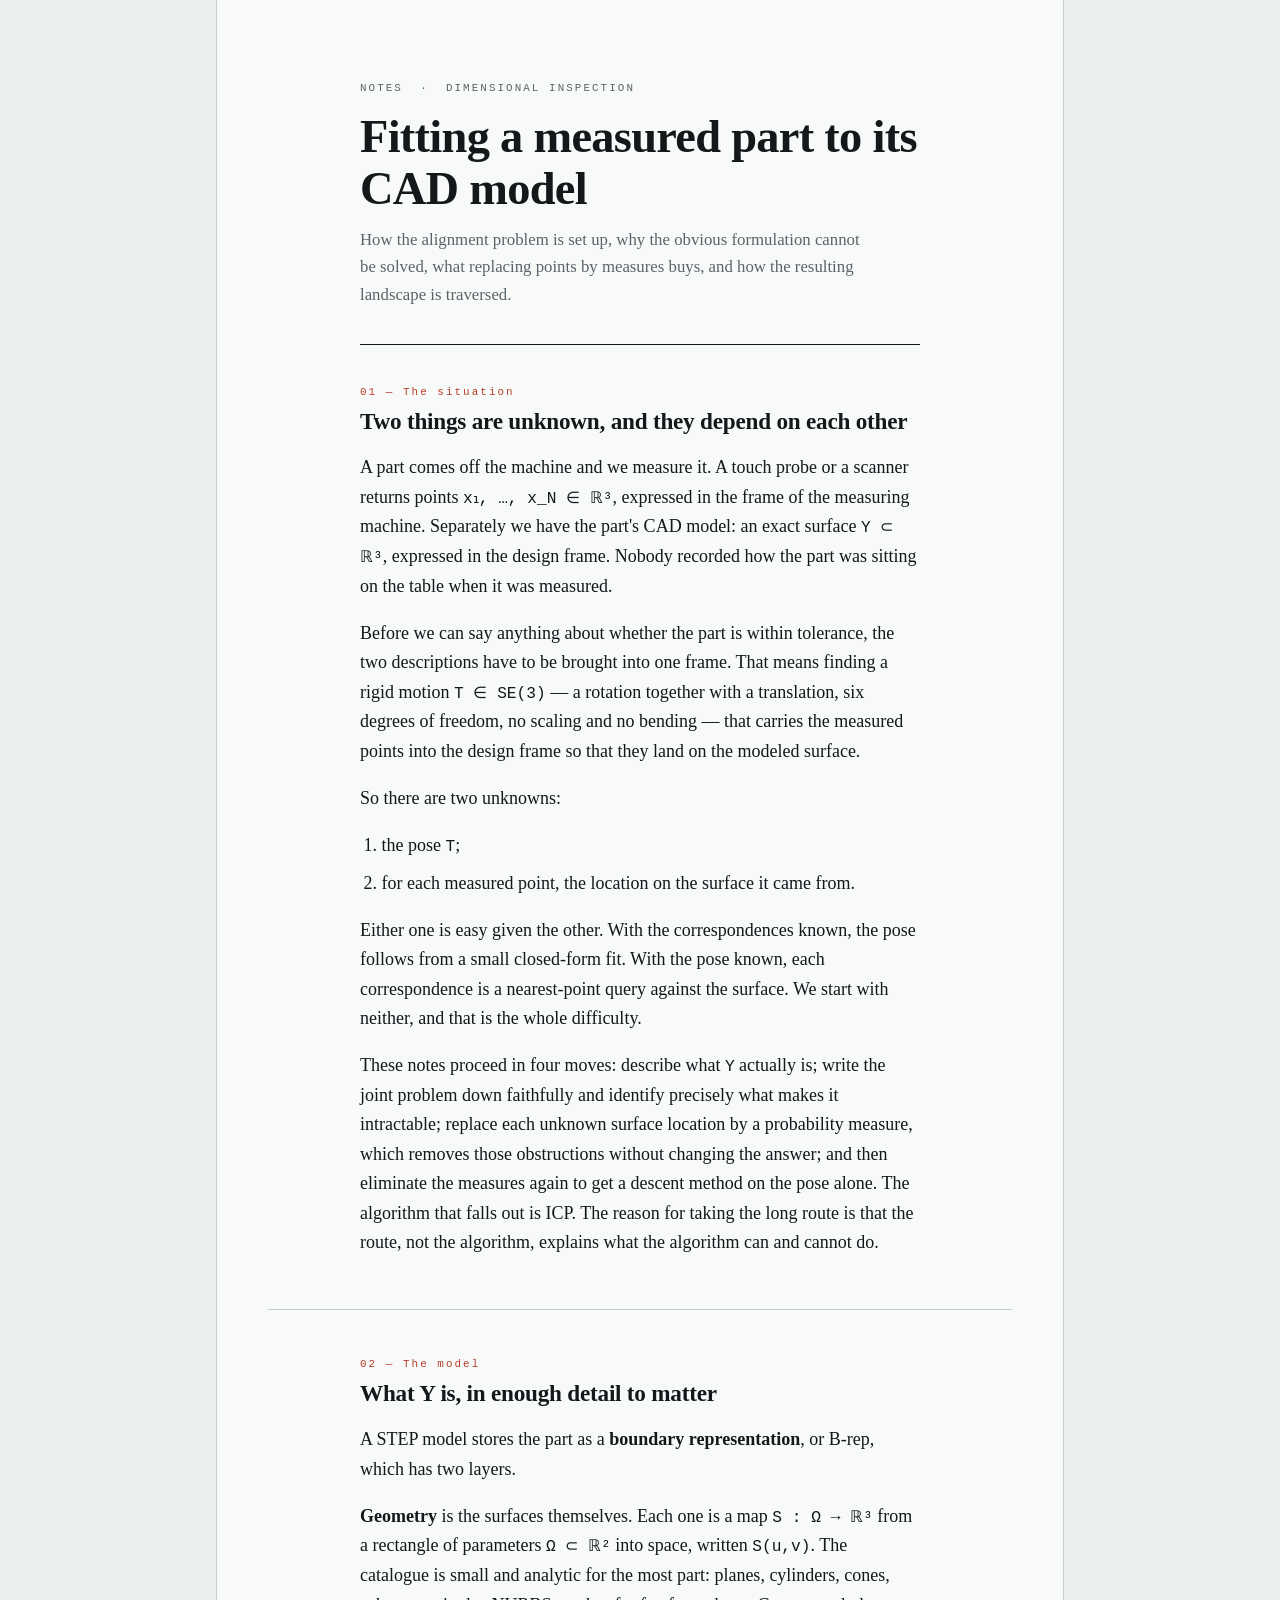
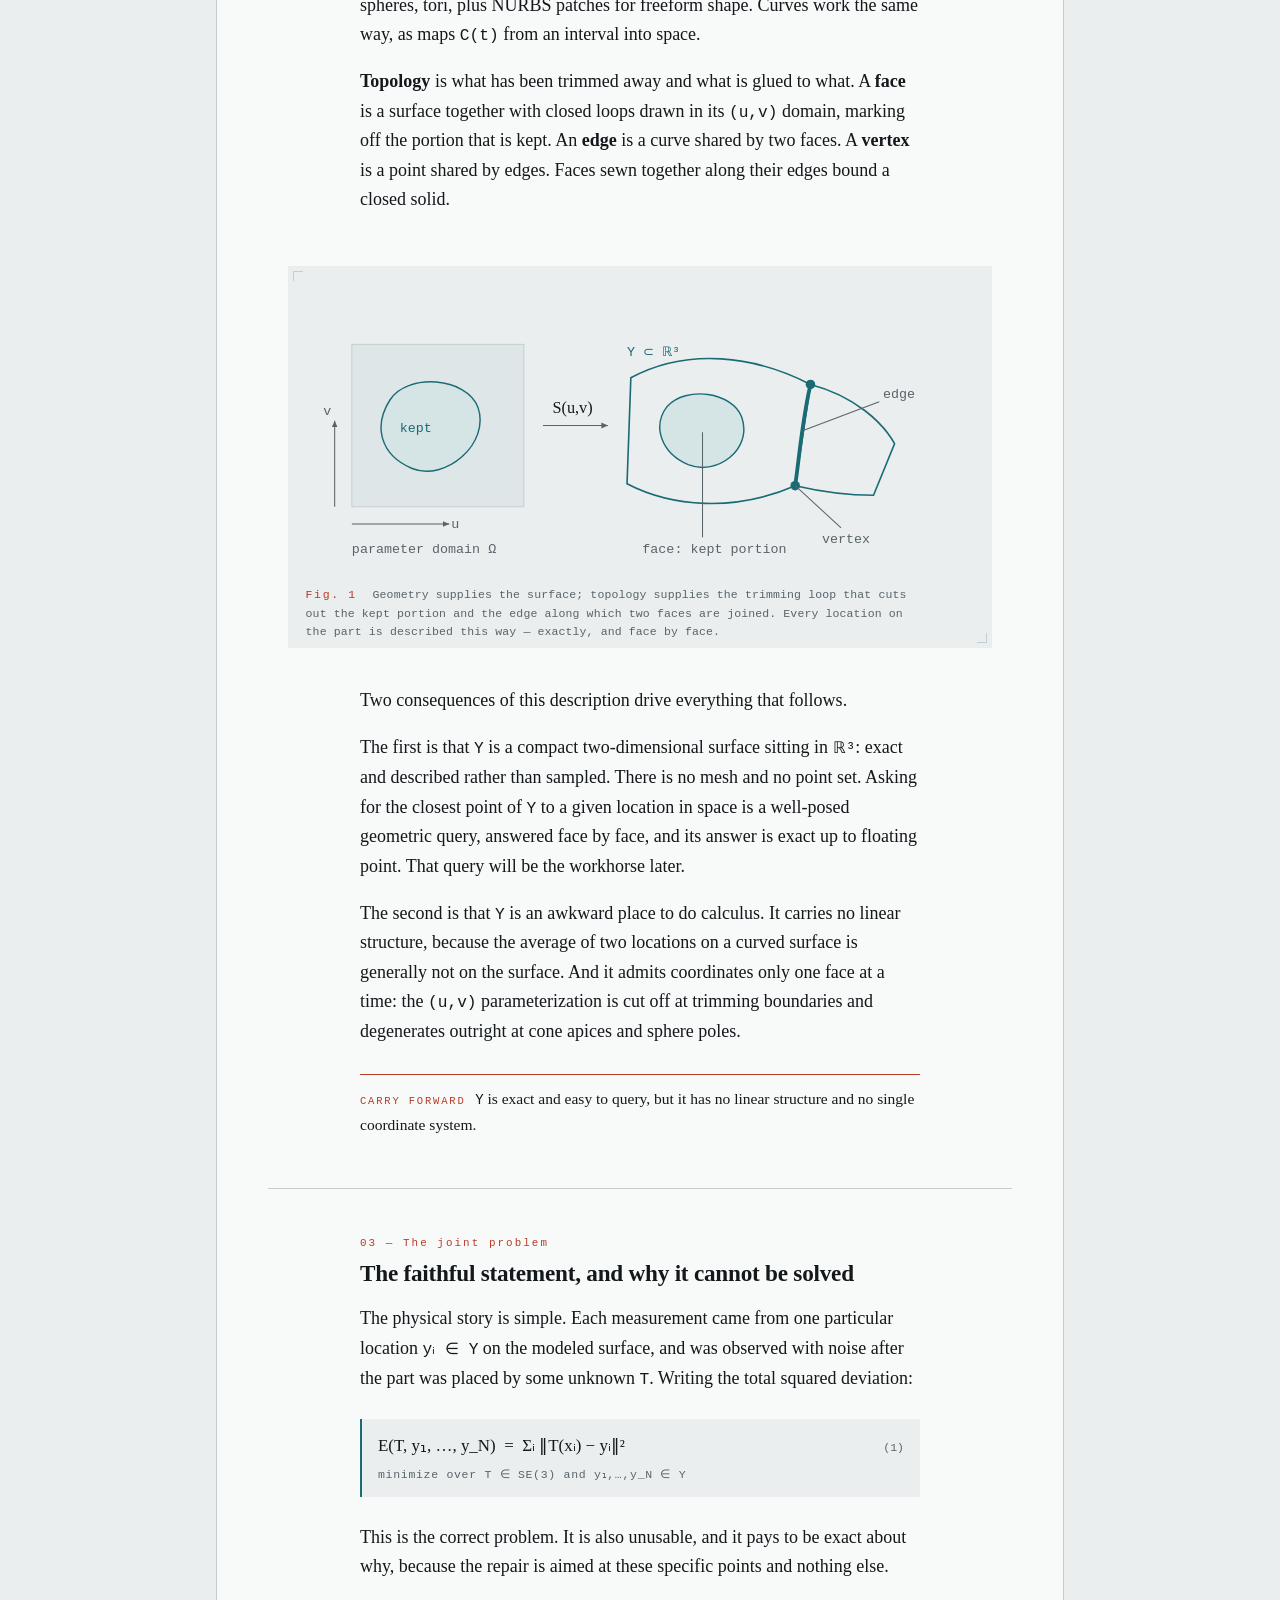
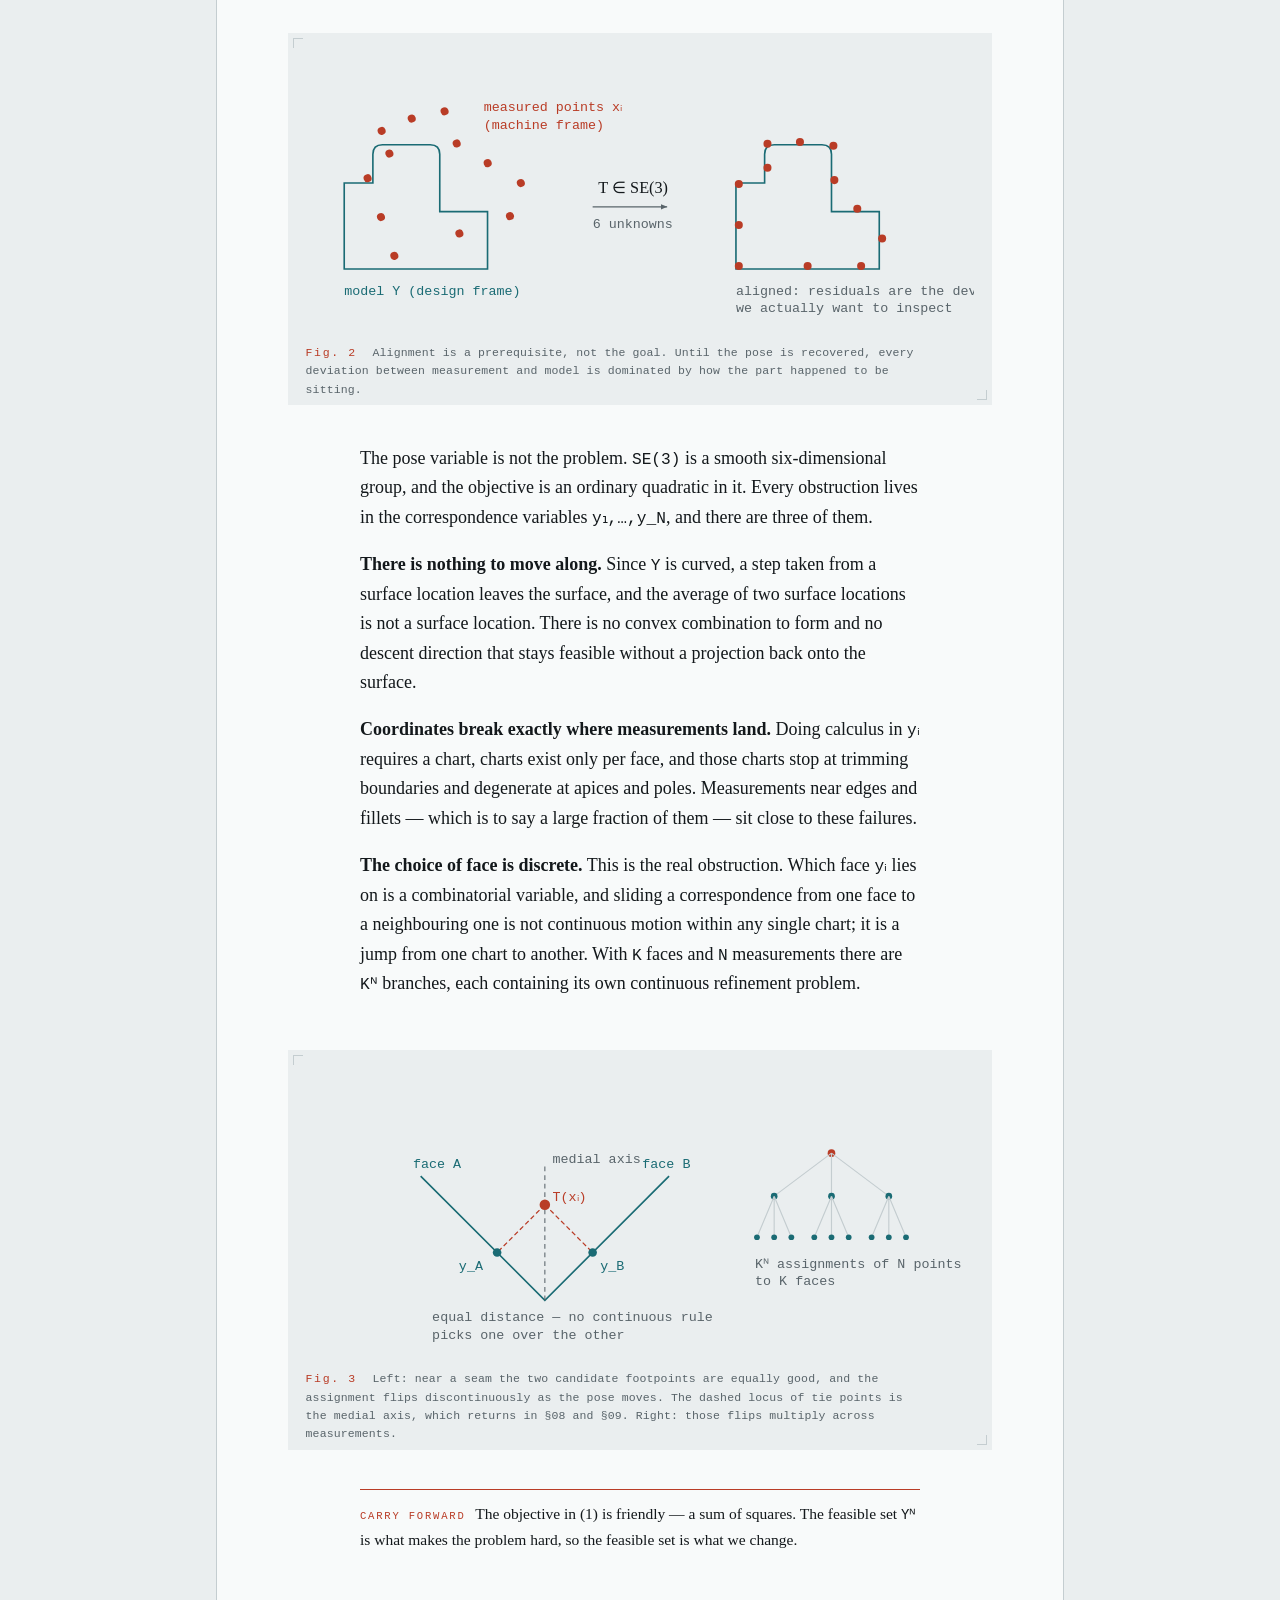
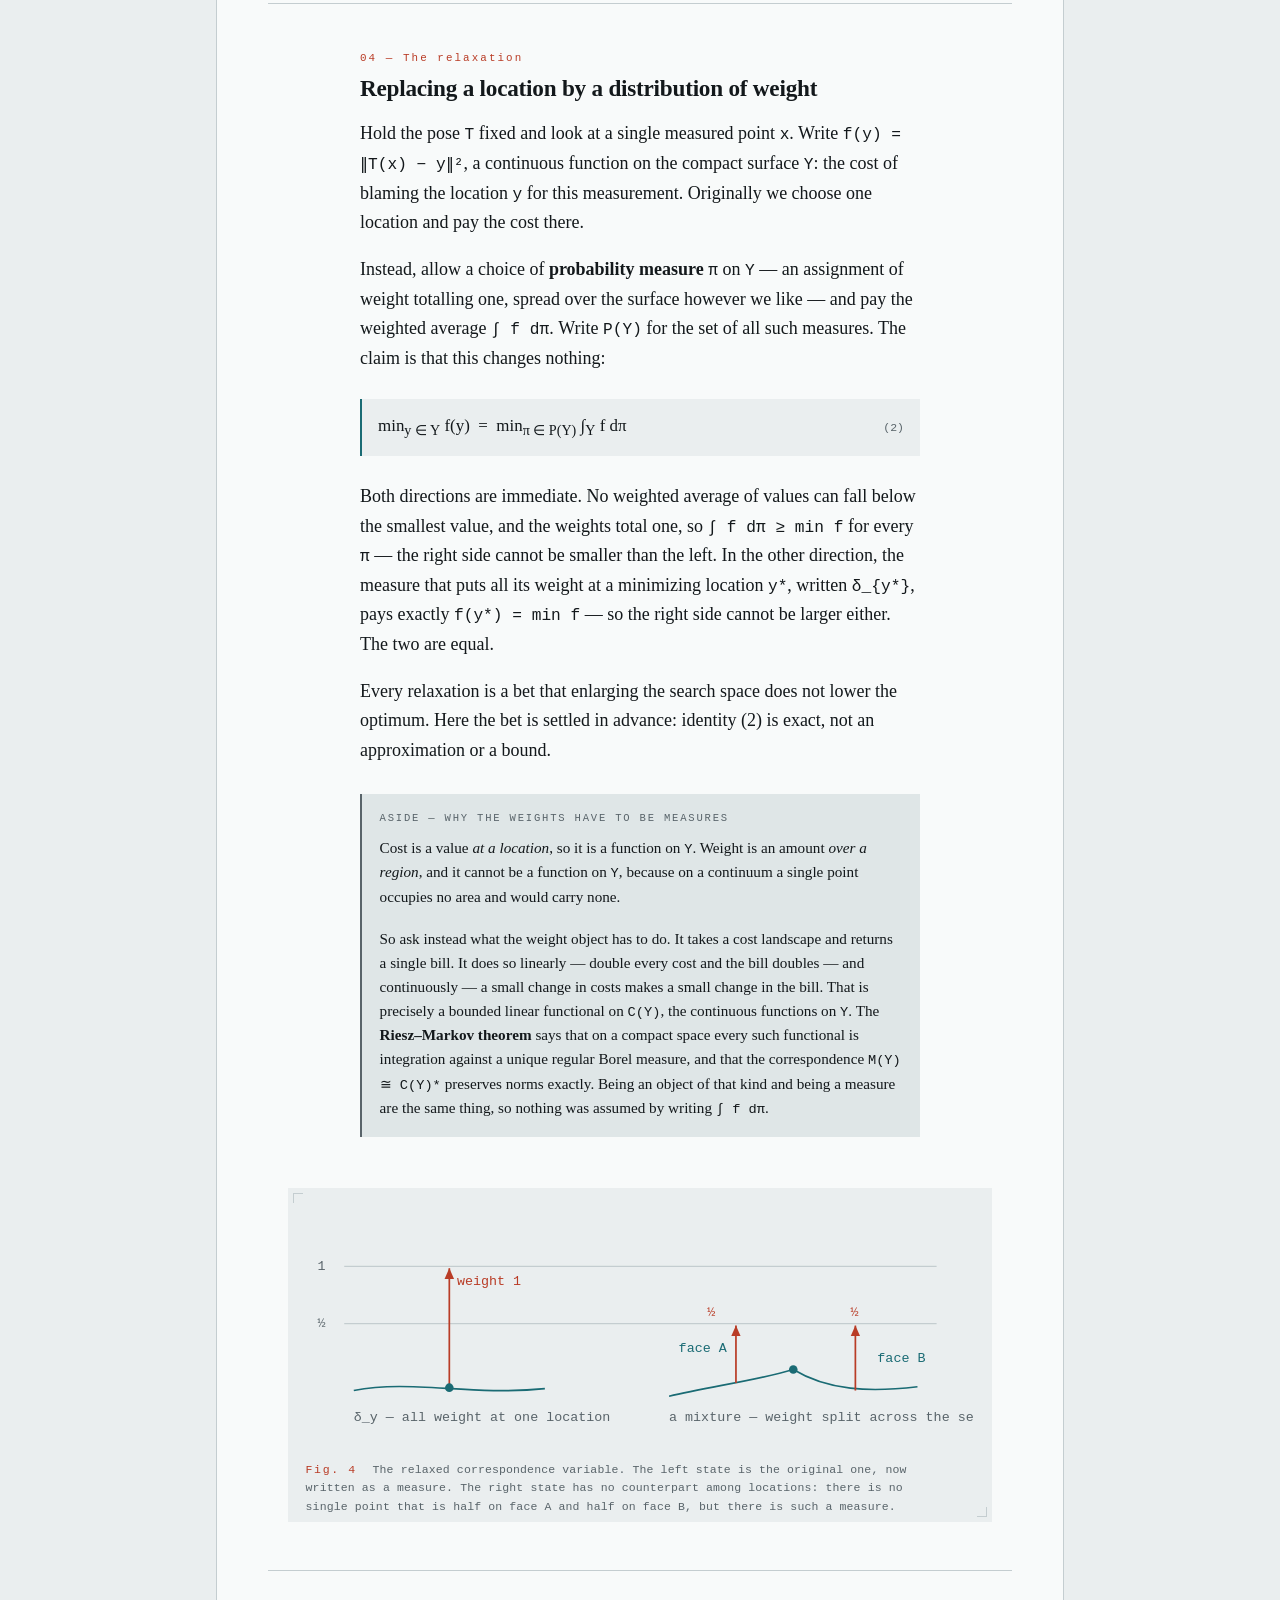
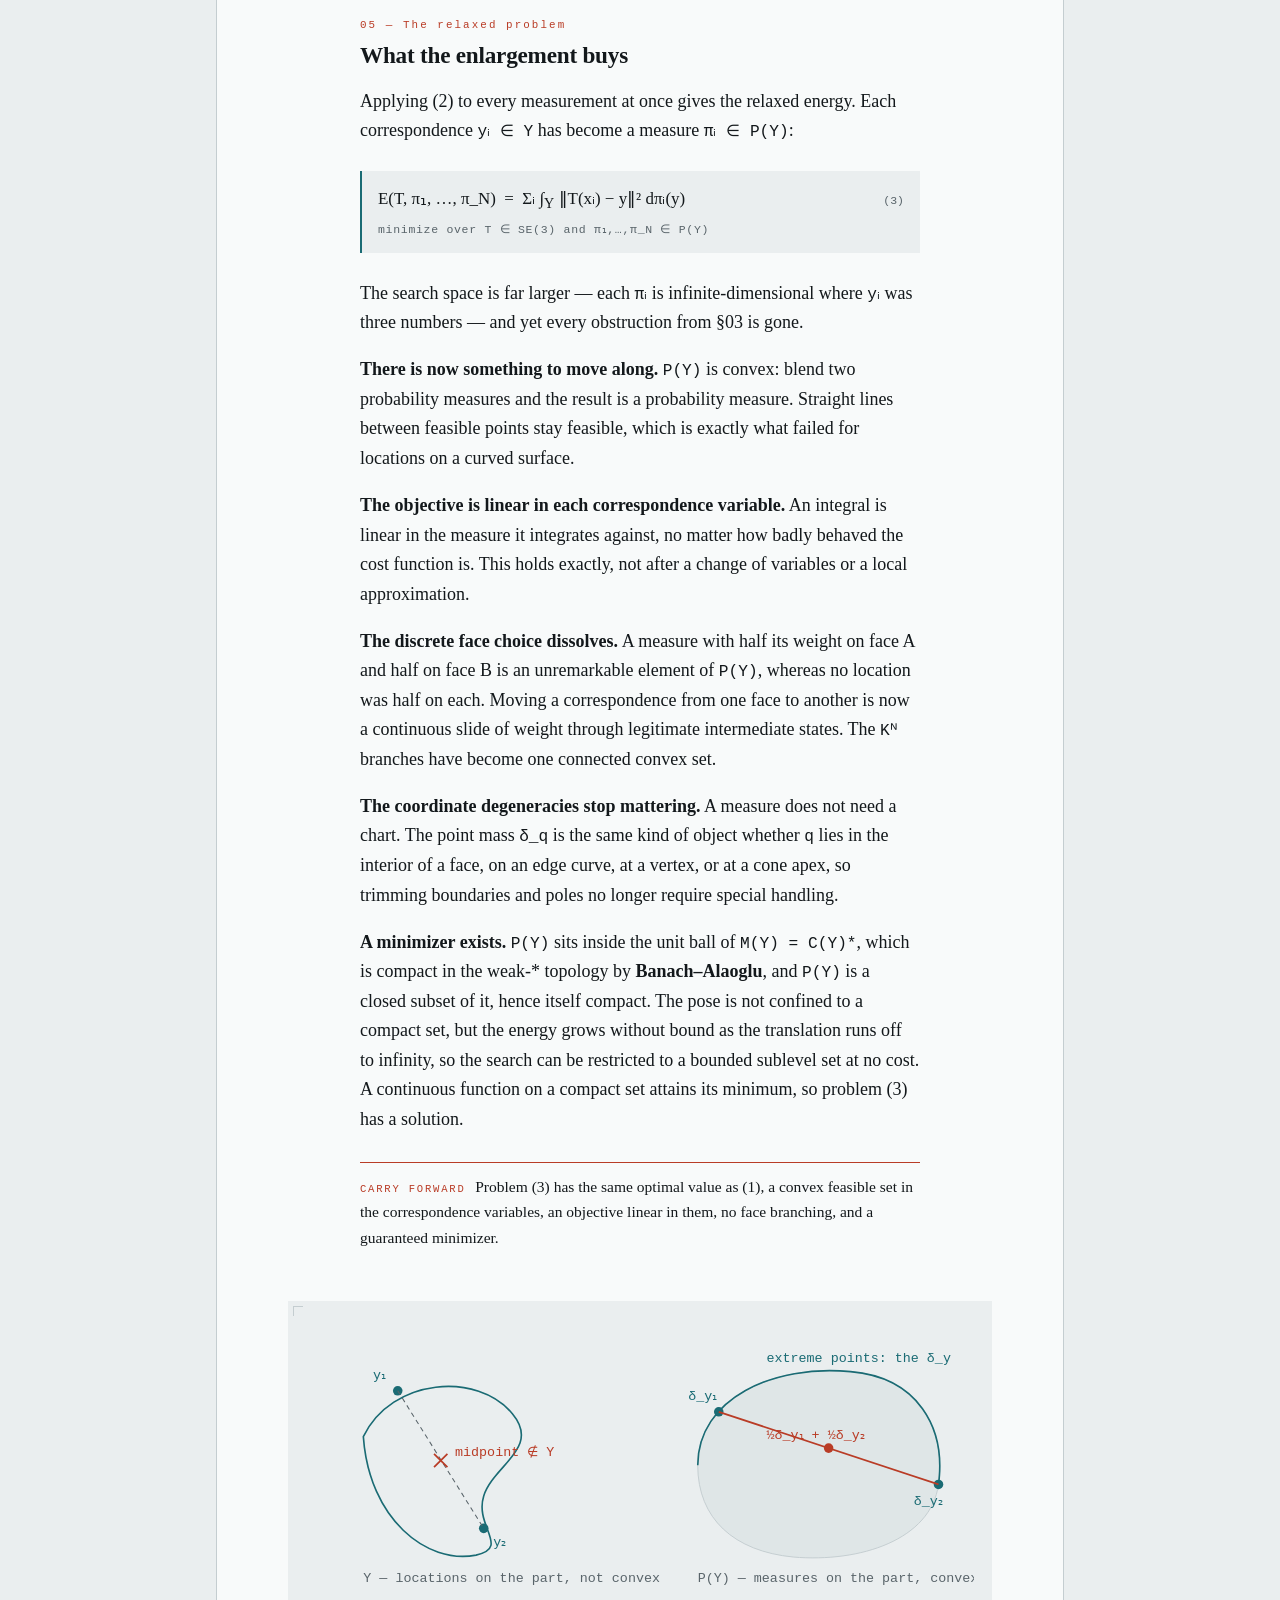
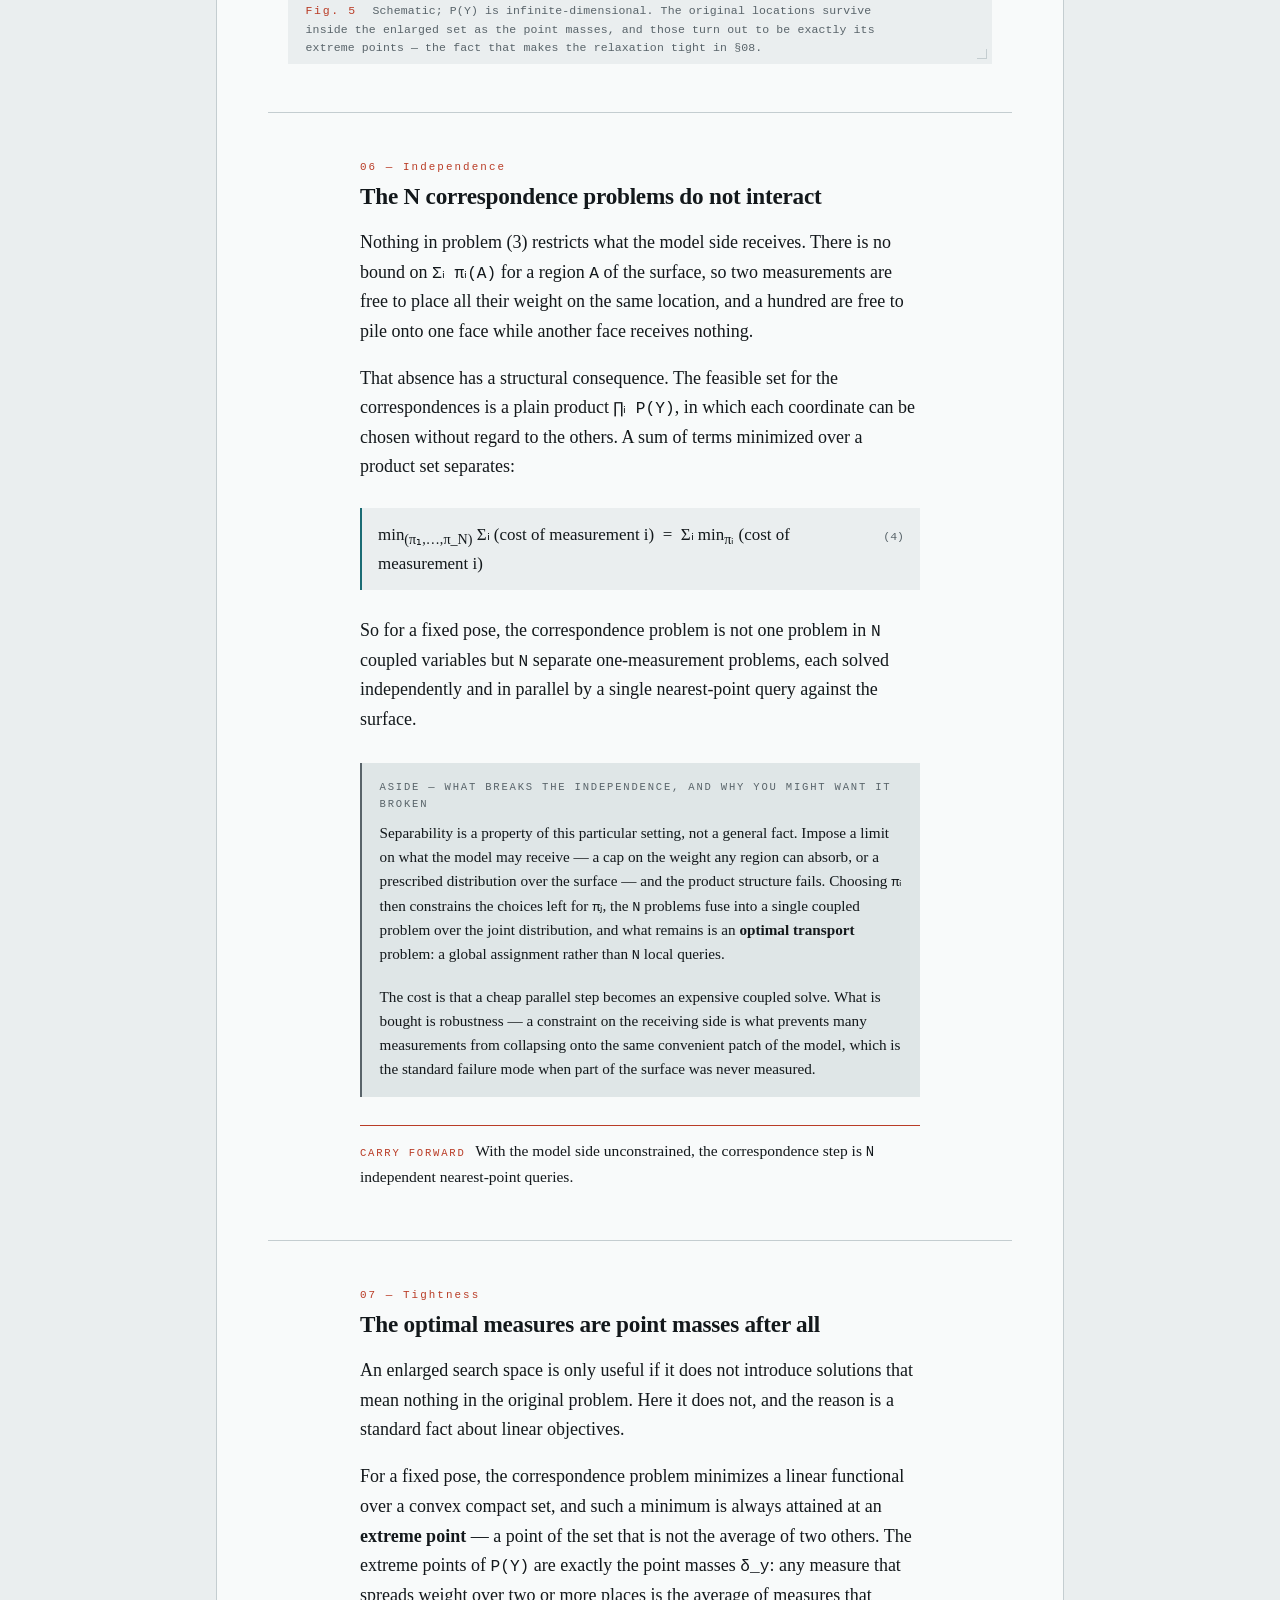
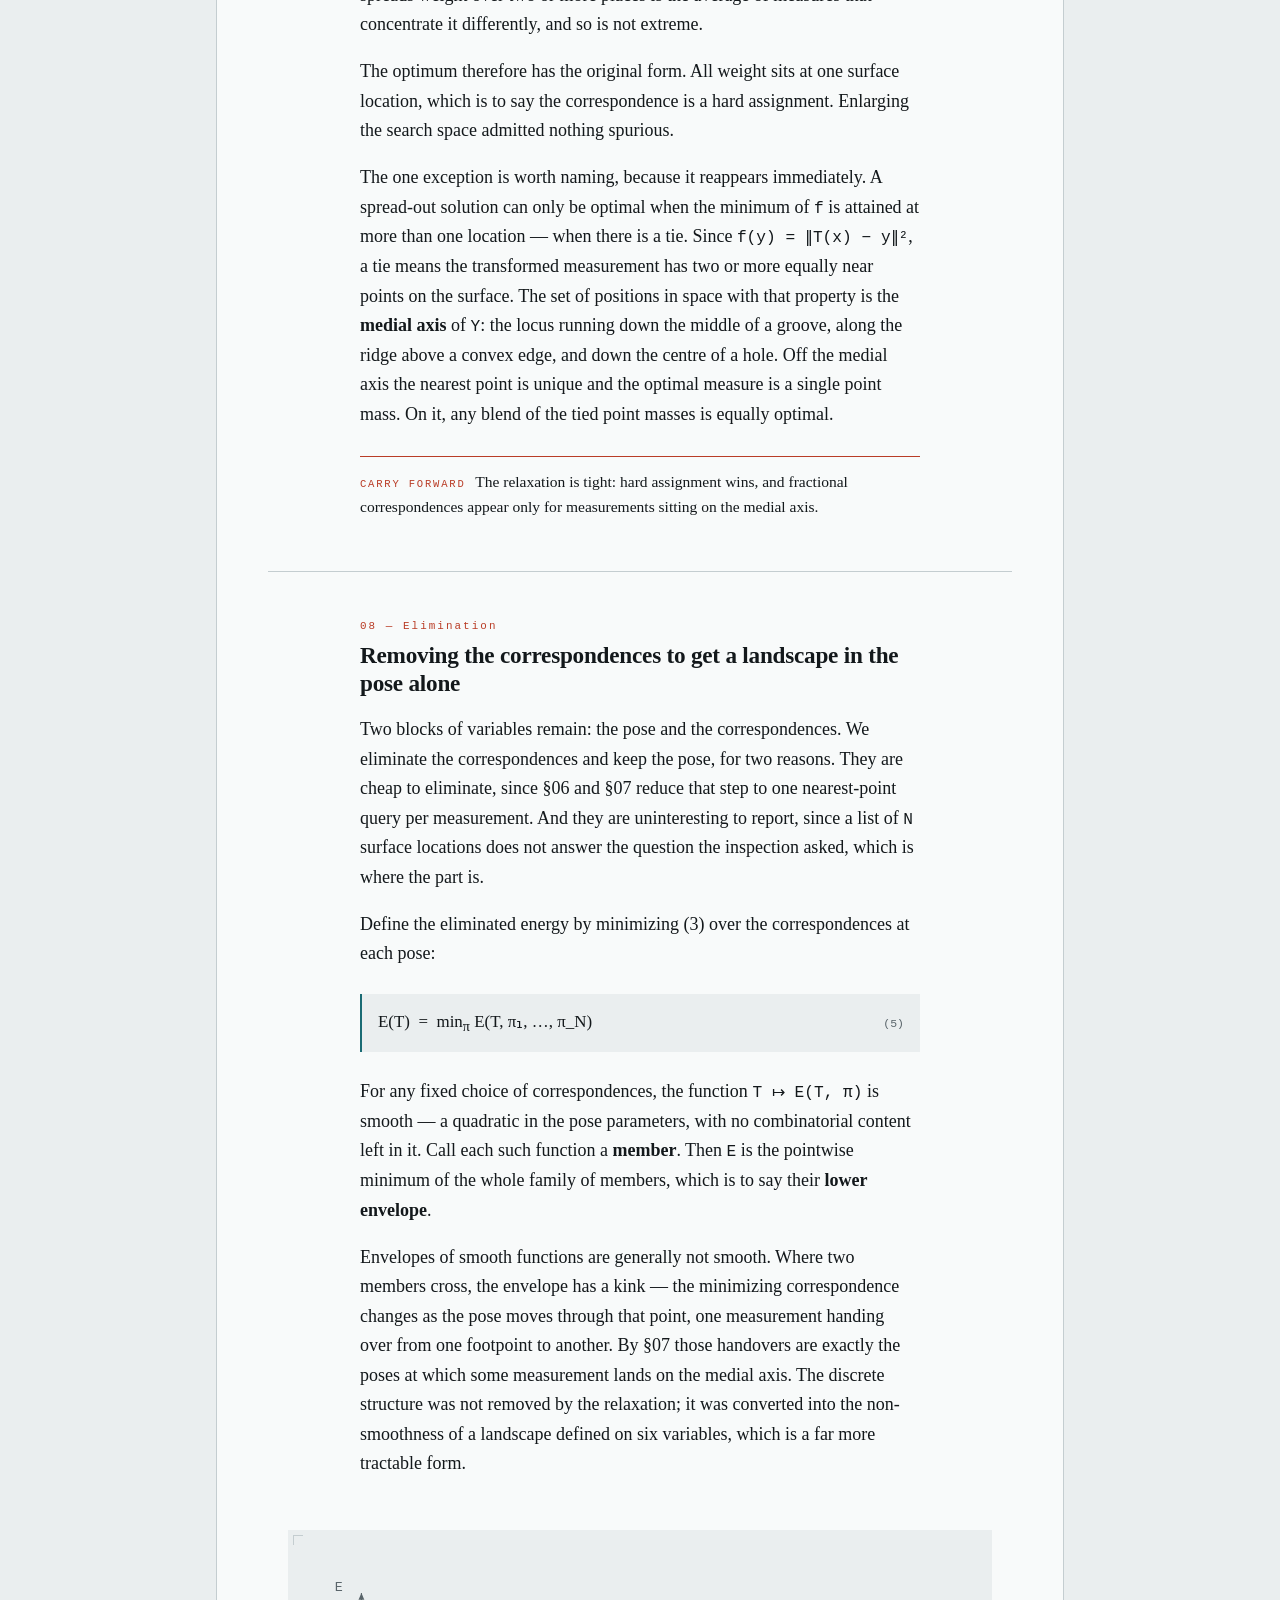
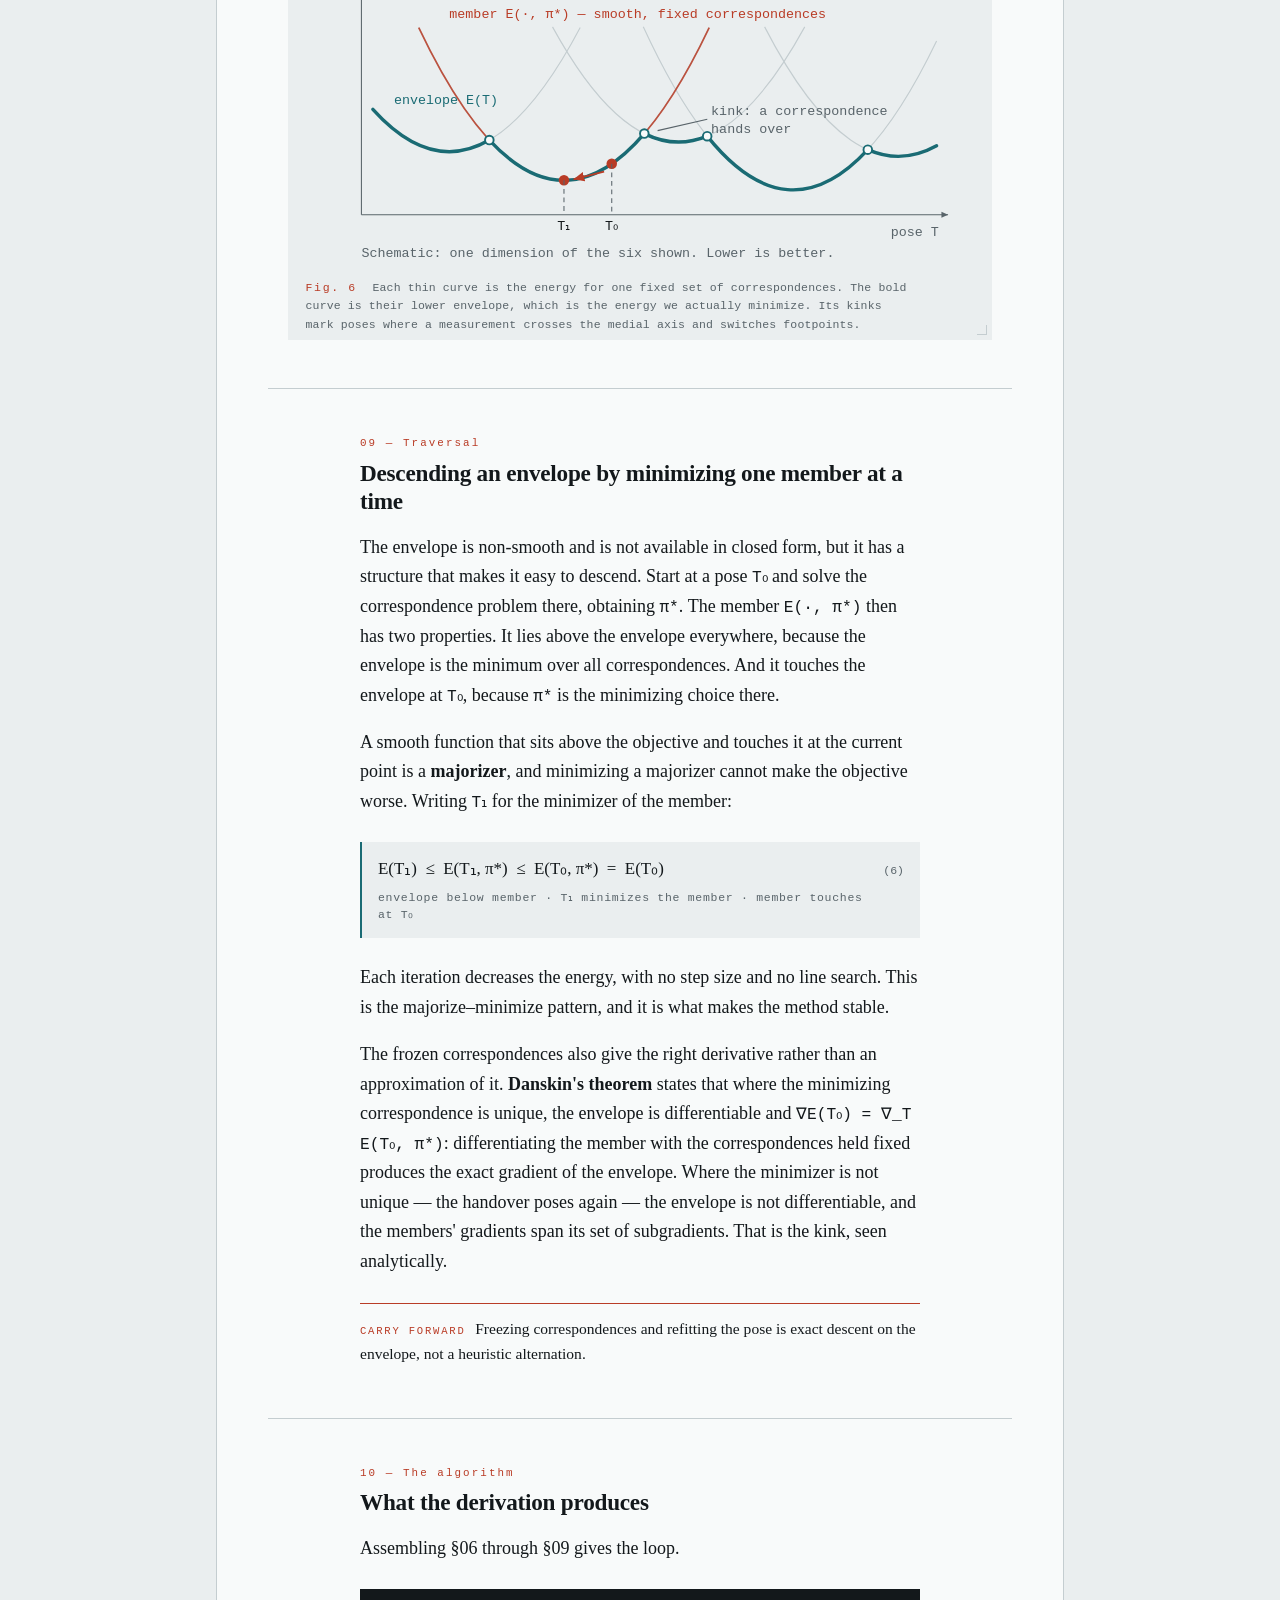
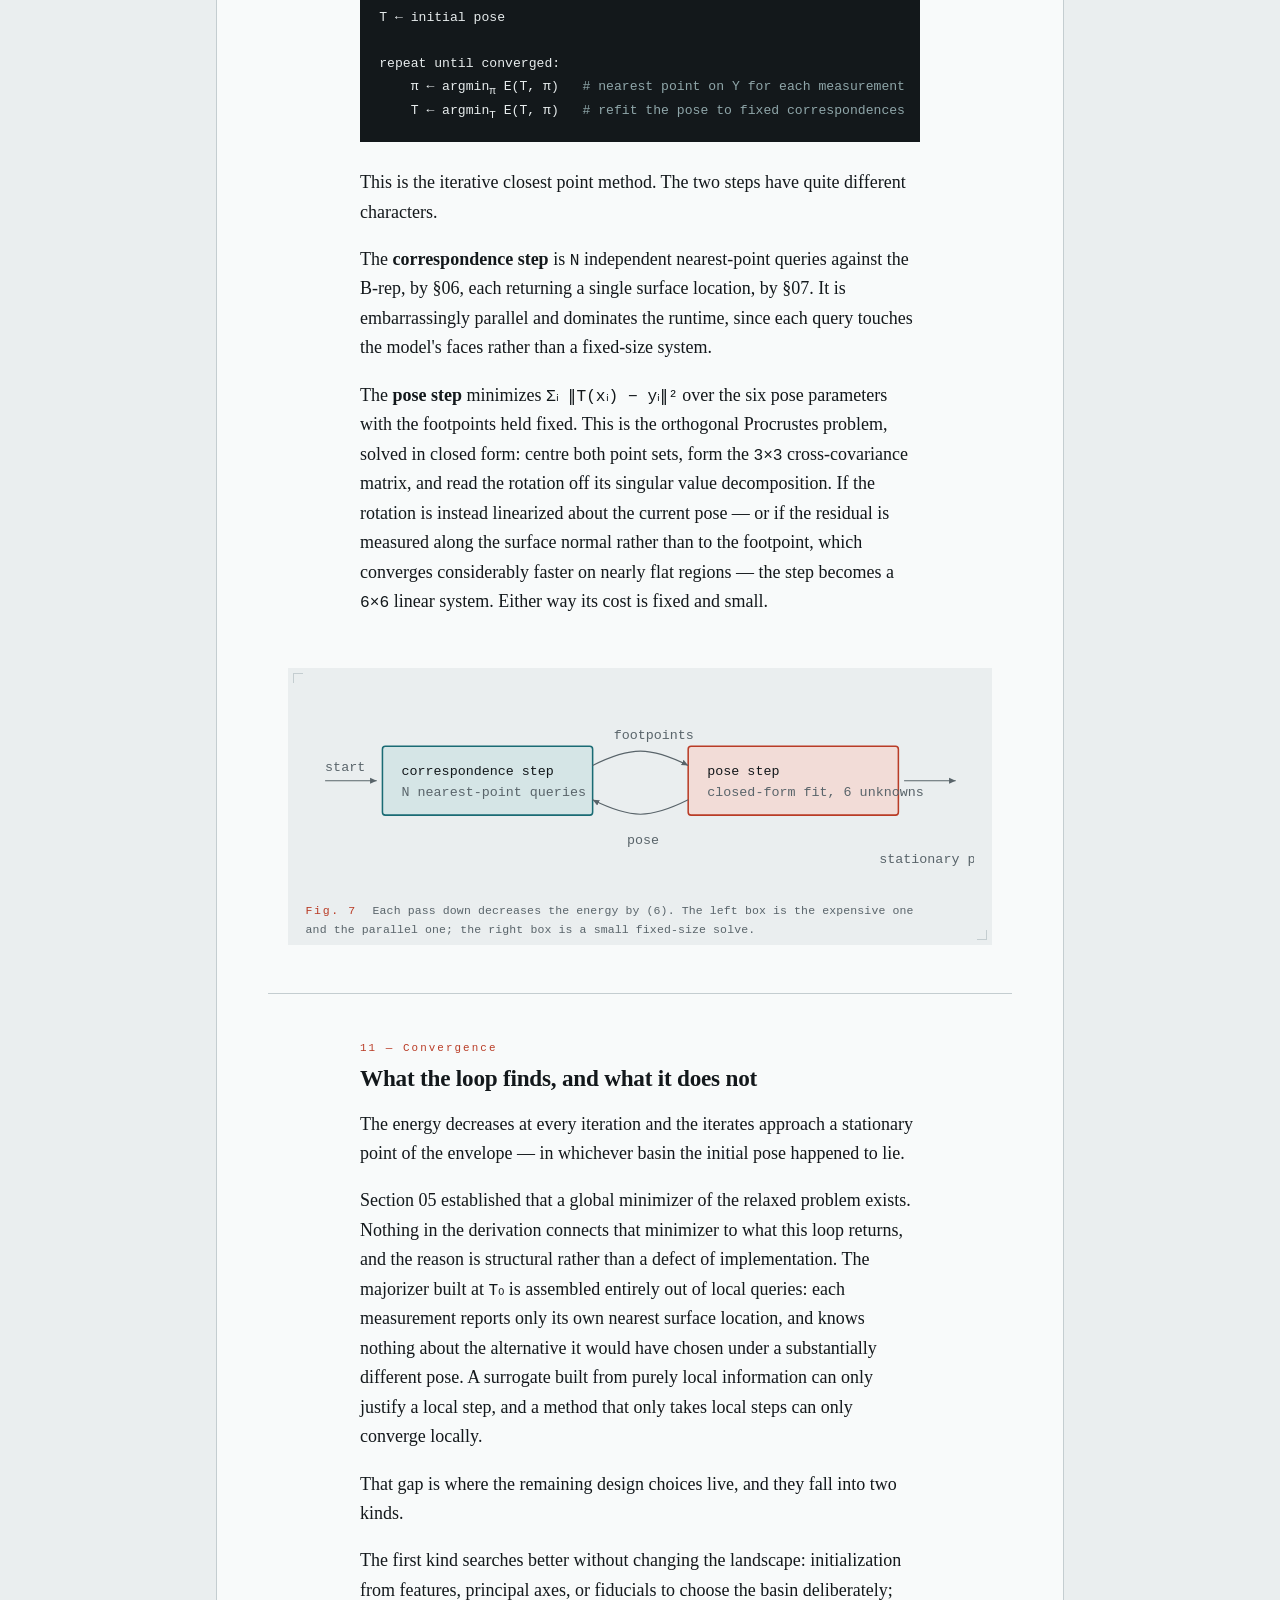
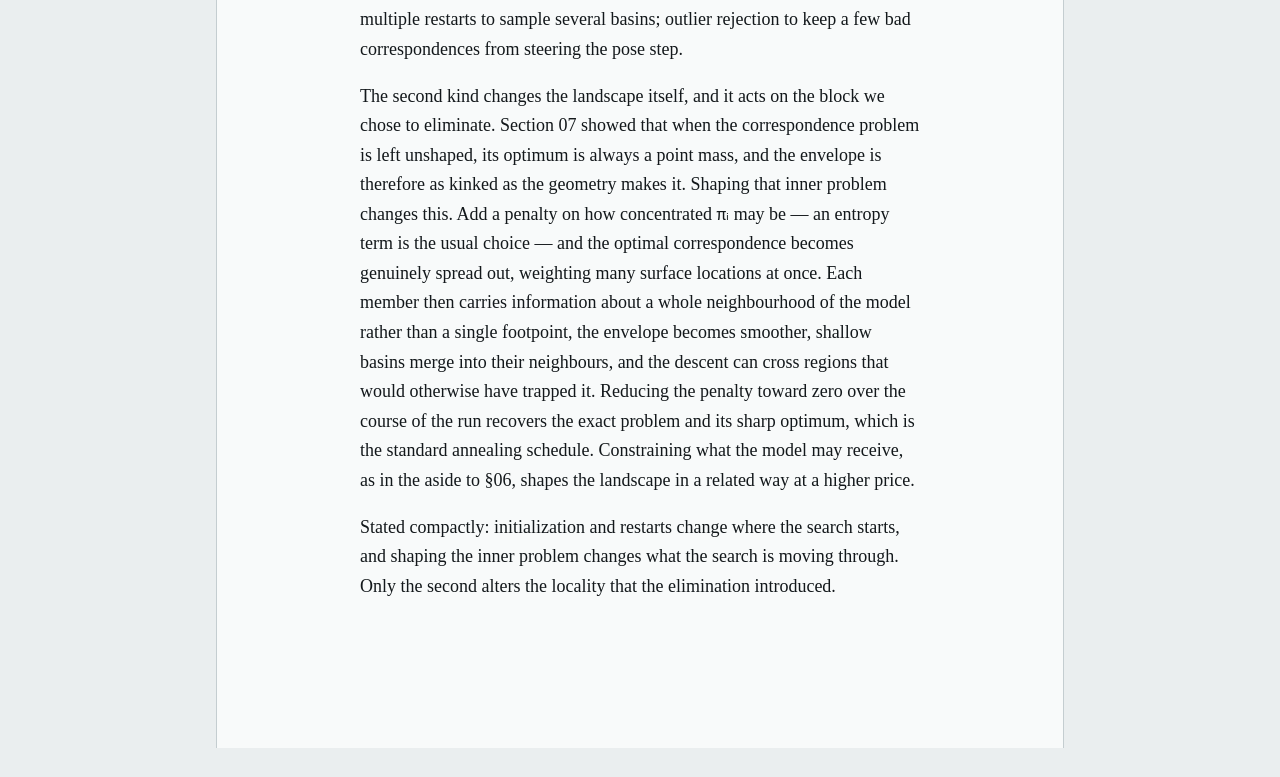
<file: cad-matching-notes.html>
<!DOCTYPE html>
<html lang="en">
<head>
<meta charset="utf-8">
<meta name="viewport" content="width=device-width, initial-scale=1">
<title>Fitting a measured part to its CAD model</title>
<style>
  :root{
    --paper:#EAEEEF;
    --sheet:#F8FAFA;
    --ink:#13181B;
    --graphite:#59646A;
    --rule:#C4CDD0;
    --rule2:#D8DFE1;
    --wash:#DFE6E7;
    --measured:#B93C26;
    --measured-tint:#F2DCD7;
    --model:#1A6B74;
    --model-tint:#D5E5E6;
    --serif: Charter, "Bitstream Charter", "Iowan Old Style", "Source Serif Pro", Georgia, serif;
    --mono: "SFMono-Regular", "SF Mono", Menlo, Consolas, "Liberation Mono", monospace;
  }
  *{box-sizing:border-box}
  html{-webkit-text-size-adjust:100%}
  body{
    margin:0;
    background:var(--paper);
    color:var(--ink);
    font-family:var(--serif);
    font-size:18px;
    line-height:1.64;
  }
  .sheet{
    max-width:53rem;
    margin:0 auto;
    background:var(--sheet);
    border-left:1px solid var(--rule);
    border-right:1px solid var(--rule);
    padding:0 clamp(1.1rem,4vw,4.5rem) 6rem;
  }
  .col{max-width:35rem;margin-left:auto;margin-right:auto}

  /* ---------- masthead ---------- */
  header{
    padding:clamp(2.5rem,7vw,5rem) 0 2.2rem;
    border-bottom:1px solid var(--ink);
    margin-bottom:2.6rem;
  }
  .eyebrow{
    font-family:var(--mono);
    font-size:.68rem;
    letter-spacing:.19em;
    text-transform:uppercase;
    color:var(--graphite);
  }
  h1{
    font-size:clamp(2rem,5.4vw,2.9rem);
    line-height:1.12;
    font-weight:600;
    letter-spacing:-.015em;
    margin:.8rem 0 .7rem;
    max-width:15em;
  }
  .standfirst{
    color:var(--graphite);
    font-size:1.05rem;
    max-width:32rem;
    margin:0;
  }

  /* ---------- sections ---------- */
  section{margin:0 0 3.2rem}
  h2{
    font-size:1.45rem;
    font-weight:600;
    letter-spacing:-.01em;
    line-height:1.22;
    margin:0 0 1.1rem;
  }
  h2 .num{
    display:block;
    font-family:var(--mono);
    font-size:.68rem;
    font-weight:400;
    letter-spacing:.19em;
    color:var(--measured);
    margin-bottom:.5rem;
  }
  .rule{border:0;border-top:1px solid var(--rule);margin:3rem 0}
  p{margin:0 0 1.1rem}
  ul,ol{margin:0 0 1.1rem;padding-left:1.35rem}
  li{margin-bottom:.5rem}
  strong{font-weight:600}
  em.term{font-style:normal;font-weight:600}
  .mono{font-family:var(--mono);font-size:.9em}

  /* ---------- equations ---------- */
  .eq{
    display:flex;
    align-items:baseline;
    gap:1rem;
    margin:1.6rem 0;
    padding:.9rem 1rem;
    background:var(--paper);
    border-left:2px solid var(--model);
  }
  .eq .body{flex:1;font-size:1.06rem;line-height:1.5}
  .eq .tag{font-family:var(--mono);font-size:.72rem;color:var(--graphite)}
  .eq-note{
    display:block;
    font-family:var(--mono);
    font-size:.72rem;
    letter-spacing:.06em;
    color:var(--graphite);
    margin-top:.45rem;
  }

  /* ---------- aside ---------- */
  aside{
    margin:1.8rem 0;
    padding:1rem 1.1rem;
    background:var(--wash);
    border-left:2px solid var(--graphite);
    font-size:.95rem;
    line-height:1.58;
  }
  aside .tag{
    display:block;
    font-family:var(--mono);
    font-size:.66rem;
    letter-spacing:.17em;
    text-transform:uppercase;
    color:var(--graphite);
    margin-bottom:.55rem;
  }
  aside p:last-child{margin-bottom:0}

  /* ---------- carry-forward ---------- */
  .carry{
    margin:1.7rem 0 0;
    padding-top:.7rem;
    border-top:1px solid var(--measured);
    font-size:.97rem;
  }
  .carry .tag{
    font-family:var(--mono);
    font-size:.66rem;
    letter-spacing:.17em;
    text-transform:uppercase;
    color:var(--measured);
    margin-right:.6rem;
  }

  /* ---------- figures ---------- */
  figure{
    margin:2.4rem auto;
    max-width:44rem;
    position:relative;
    padding:1.3rem 1.1rem .4rem;
    background:var(--paper);
  }
  figure::before,figure::after{
    content:"";position:absolute;width:9px;height:9px;
    border-color:var(--rule);border-style:solid;
  }
  figure::before{top:5px;left:5px;border-width:1px 0 0 1px}
  figure::after{bottom:5px;right:5px;border-width:0 1px 1px 0}
  .fig-scroll{overflow-x:auto}
  figure svg{display:block;width:100%;height:auto}
  figcaption{
    margin-top:.8rem;
    font-family:var(--mono);
    font-size:.72rem;
    line-height:1.6;
    letter-spacing:.01em;
    color:var(--graphite);
    max-width:38rem;
  }
  figcaption b{color:var(--measured);font-weight:400;letter-spacing:.14em;margin-right:.55rem}

  /* ---------- code ---------- */
  pre{
    background:var(--ink);
    color:#E7ECED;
    font-family:var(--mono);
    font-size:.82rem;
    line-height:1.75;
    padding:1.1rem 1.2rem;
    overflow-x:auto;
    margin:1.6rem 0;
  }
  pre .c{color:#8FA6A9}

  /* ---------- svg classes ---------- */
  .s-line{fill:none;stroke:var(--model);stroke-width:1.7}
  .s-fill{fill:var(--model-tint);stroke:var(--model);stroke-width:1.5}
  .s-thick{fill:none;stroke:var(--model);stroke-width:4;stroke-linecap:round}
  .s-dot{fill:var(--model)}
  .m-dot{fill:var(--measured)}
  .m-line{fill:none;stroke:var(--measured);stroke-width:1.8}
  .m-dash{fill:none;stroke:var(--measured);stroke-width:1.3;stroke-dasharray:5 3}
  .g-line{fill:none;stroke:var(--graphite);stroke-width:1.1}
  .g-dash{fill:none;stroke:var(--graphite);stroke-width:1.1;stroke-dasharray:5 4}
  .faint{fill:none;stroke:var(--rule);stroke-width:1.2}
  .wash-box{fill:var(--wash);stroke:var(--rule);stroke-width:1}
  .t{font-family:var(--mono);font-size:14px;fill:var(--graphite)}
  .t-m{fill:var(--measured)}
  .t-s{fill:var(--model)}
  .t-i{font-family:var(--serif);font-size:17px;fill:var(--ink)}
  .t-b{font-family:var(--mono);font-size:14px;fill:var(--ink)}

  @media (max-width:720px){
    body{font-size:17px}
    .fig-scroll svg{min-width:600px}
    figure{padding:1rem .7rem .3rem}
  }
</style>
</head>
<body>
<div class="sheet">

<header class="col">
  <div class="eyebrow">Notes &nbsp;·&nbsp; Dimensional inspection</div>
  <h1>Fitting a measured part to its CAD model</h1>
  <p class="standfirst">How the alignment problem is set up, why the obvious formulation cannot be solved, what replacing points by measures buys, and how the resulting landscape is traversed.</p>
</header>

<!-- ============================================ 1 -->
<section class="col">
  <h2><span class="num">01 — The situation</span>Two things are unknown, and they depend on each other</h2>

  <p>A part comes off the machine and we measure it. A touch probe or a scanner returns points <span class="mono">x₁, …, x_N ∈ ℝ³</span>, expressed in the frame of the measuring machine. Separately we have the part's CAD model: an exact surface <span class="mono">Y ⊂ ℝ³</span>, expressed in the design frame. Nobody recorded how the part was sitting on the table when it was measured.</p>

  <p>Before we can say anything about whether the part is within tolerance, the two descriptions have to be brought into one frame. That means finding a rigid motion <span class="mono">T ∈ SE(3)</span> — a rotation together with a translation, six degrees of freedom, no scaling and no bending — that carries the measured points into the design frame so that they land on the modeled surface.</p>

  <p>So there are two unknowns:</p>
  <ol>
    <li>the pose <span class="mono">T</span>;</li>
    <li>for each measured point, the location on the surface it came from.</li>
  </ol>

  <p>Either one is easy given the other. With the correspondences known, the pose follows from a small closed-form fit. With the pose known, each correspondence is a nearest-point query against the surface. We start with neither, and that is the whole difficulty.</p>

  <p>These notes proceed in four moves: describe what <span class="mono">Y</span> actually is; write the joint problem down faithfully and identify precisely what makes it intractable; replace each unknown surface location by a probability measure, which removes those obstructions without changing the answer; and then eliminate the measures again to get a descent method on the pose alone. The algorithm that falls out is ICP. The reason for taking the long route is that the route, not the algorithm, explains what the algorithm can and cannot do.</p>
</section>

<hr class="rule">

<!-- ============================================ 2 -->
<section class="col">
  <h2><span class="num">02 — The model</span>What Y is, in enough detail to matter</h2>

  <p>A STEP model stores the part as a <em class="term">boundary representation</em>, or B-rep, which has two layers.</p>

  <p><strong>Geometry</strong> is the surfaces themselves. Each one is a map <span class="mono">S : Ω → ℝ³</span> from a rectangle of parameters <span class="mono">Ω ⊂ ℝ²</span> into space, written <span class="mono">S(u,v)</span>. The catalogue is small and analytic for the most part: planes, cylinders, cones, spheres, tori, plus NURBS patches for freeform shape. Curves work the same way, as maps <span class="mono">C(t)</span> from an interval into space.</p>

  <p><strong>Topology</strong> is what has been trimmed away and what is glued to what. A <em class="term">face</em> is a surface together with closed loops drawn in its <span class="mono">(u,v)</span> domain, marking off the portion that is kept. An <em class="term">edge</em> is a curve shared by two faces. A <em class="term">vertex</em> is a point shared by edges. Faces sewn together along their edges bound a closed solid.</p>
</section>

<figure>
 <div class="fig-scroll">
  <svg viewBox="0 0 700 300" xmlns="http://www.w3.org/2000/svg" role="img" aria-label="A parameter rectangle with a trimming loop maps onto a trimmed face in space, adjacent to a second face along a shared edge.">
    <defs>
      <marker id="ah1" viewBox="0 0 10 10" refX="9" refY="5" markerWidth="7" markerHeight="7" orient="auto-start-reverse">
        <path d="M0,1 L9,5 L0,9 z" fill="#59646A"/>
      </marker>
    </defs>

    <!-- parameter domain -->
    <rect class="wash-box" x="48" y="60" width="180" height="170"/>
    <path class="s-fill" d="M88,118 C106,90 168,94 180,126 C193,164 146,204 111,190 C78,176 70,146 88,118 Z"/>
    <line class="g-line" x1="48" y1="248" x2="150" y2="248" marker-end="url(#ah1)"/>
    <line class="g-line" x1="30" y1="230" x2="30" y2="140" marker-end="url(#ah1)"/>
    <text class="t" x="152" y="252">u</text>
    <text class="t" x="18" y="134">v</text>
    <text class="t" x="48" y="278">parameter domain Ω</text>
    <text class="t t-s" x="98" y="152">kept</text>

    <!-- map arrow -->
    <line class="g-line" x1="248" y1="145" x2="316" y2="145" marker-end="url(#ah1)"/>
    <text class="t-i" x="258" y="132">S(u,v)</text>

    <!-- face A -->
    <path class="s-line" d="M340,95 C400,63 470,72 528,102 L512,208 C448,236 382,230 336,206 Z"/>
    <path class="s-fill" d="M378,125 C398,103 446,110 456,136 C468,170 430,198 400,186 C372,174 362,146 378,125 Z"/>
    <!-- face B -->
    <path class="s-line" d="M528,102 C574,114 604,142 616,164 L594,218 C566,218 538,214 512,208"/>
    <!-- shared edge -->
    <path class="s-thick" d="M528,102 C519,142 517,172 512,208"/>
    <circle class="s-dot" cx="528" cy="102" r="5"/>
    <circle class="s-dot" cx="512" cy="208" r="5"/>

    <!-- labels -->
    <line class="g-line" x1="415" y1="152" x2="415" y2="262"/>
    <text class="t" x="352" y="278">face: kept portion</text>
    <line class="g-line" x1="521" y1="150" x2="600" y2="120"/>
    <text class="t" x="604" y="116">edge</text>
    <line class="g-line" x1="512" y1="208" x2="560" y2="252"/>
    <text class="t" x="540" y="268">vertex</text>
    <text class="t t-s" x="336" y="72">Y ⊂ ℝ³</text>
  </svg>
 </div>
 <figcaption><b>Fig. 1</b> Geometry supplies the surface; topology supplies the trimming loop that cuts out the kept portion and the edge along which two faces are joined. Every location on the part is described this way — exactly, and face by face.</figcaption>
</figure>

<section class="col">
  <p>Two consequences of this description drive everything that follows.</p>

  <p>The first is that <span class="mono">Y</span> is a compact two-dimensional surface sitting in <span class="mono">ℝ³</span>: exact and described rather than sampled. There is no mesh and no point set. Asking for the closest point of <span class="mono">Y</span> to a given location in space is a well-posed geometric query, answered face by face, and its answer is exact up to floating point. That query will be the workhorse later.</p>

  <p>The second is that <span class="mono">Y</span> is an awkward place to do calculus. It carries no linear structure, because the average of two locations on a curved surface is generally not on the surface. And it admits coordinates only one face at a time: the <span class="mono">(u,v)</span> parameterization is cut off at trimming boundaries and degenerates outright at cone apices and sphere poles.</p>

  <p class="carry"><span class="tag">Carry forward</span><span class="mono">Y</span> is exact and easy to query, but it has no linear structure and no single coordinate system.</p>
</section>

<hr class="rule">

<!-- ============================================ 3 -->
<section class="col">
  <h2><span class="num">03 — The joint problem</span>The faithful statement, and why it cannot be solved</h2>

  <p>The physical story is simple. Each measurement came from one particular location <span class="mono">yᵢ ∈ Y</span> on the modeled surface, and was observed with noise after the part was placed by some unknown <span class="mono">T</span>. Writing the total squared deviation:</p>

  <div class="eq">
    <div class="body">E(T, y₁, …, y_N) &nbsp;=&nbsp; Σᵢ ‖T(xᵢ) − yᵢ‖²
      <span class="eq-note">minimize over T ∈ SE(3) and y₁,…,y_N ∈ Y</span></div>
    <div class="tag">(1)</div>
  </div>

  <p>This is the correct problem. It is also unusable, and it pays to be exact about why, because the repair is aimed at these specific points and nothing else.</p>
</section>

<figure>
 <div class="fig-scroll">
  <svg viewBox="0 0 700 290" xmlns="http://www.w3.org/2000/svg" role="img" aria-label="Measured points in the wrong frame, and the same points after the rigid motion brings them onto the model.">
    <defs>
      <marker id="ah2" viewBox="0 0 10 10" refX="9" refY="5" markerWidth="7" markerHeight="7" orient="auto-start-reverse">
        <path d="M0,1 L9,5 L0,9 z" fill="#59646A"/>
      </marker>
    </defs>

    <!-- LEFT: model outline -->
    <g>
      <path class="s-line" d="M40,225 L40,135 L70,135 L70,105 Q70,95 80,95 L130,95 Q140,95 140,105 L140,165 L190,165 L190,225 Z"/>
      <text class="t t-s" x="40" y="252">model Y (design frame)</text>
      <!-- measured cloud, wrong pose -->
      <g transform="rotate(-19 120 150) translate(34,-26)">
        <circle class="m-dot" cx="40" cy="225" r="4.2"/><circle class="m-dot" cx="40" cy="182" r="4.2"/>
        <circle class="m-dot" cx="40" cy="139" r="4.2"/><circle class="m-dot" cx="70" cy="122" r="4.2"/>
        <circle class="m-dot" cx="70" cy="97" r="4.2"/><circle class="m-dot" cx="104" cy="95" r="4.2"/>
        <circle class="m-dot" cx="139" cy="99" r="4.2"/><circle class="m-dot" cx="140" cy="135" r="4.2"/>
        <circle class="m-dot" cx="164" cy="165" r="4.2"/><circle class="m-dot" cx="190" cy="196" r="4.2"/>
        <circle class="m-dot" cx="168" cy="225" r="4.2"/><circle class="m-dot" cx="112" cy="225" r="4.2"/>
      </g>
      <text class="t t-m" x="186" y="60">measured points xᵢ</text>
      <text class="t t-m" x="186" y="78">(machine frame)</text>
    </g>

    <!-- arrow -->
    <line class="g-line" x1="300" y1="160" x2="378" y2="160" marker-end="url(#ah2)"/>
    <text class="t-i" x="306" y="146">T ∈ SE(3)</text>
    <text class="t" x="300" y="182">6 unknowns</text>

    <!-- RIGHT -->
    <g transform="translate(410,0)">
      <path class="s-line" d="M40,225 L40,135 L70,135 L70,105 Q70,95 80,95 L130,95 Q140,95 140,105 L140,165 L190,165 L190,225 Z"/>
      <g transform="translate(3,-3)">
        <circle class="m-dot" cx="40" cy="225" r="4.2"/><circle class="m-dot" cx="40" cy="182" r="4.2"/>
        <circle class="m-dot" cx="40" cy="139" r="4.2"/><circle class="m-dot" cx="70" cy="122" r="4.2"/>
        <circle class="m-dot" cx="70" cy="97" r="4.2"/><circle class="m-dot" cx="104" cy="95" r="4.2"/>
        <circle class="m-dot" cx="139" cy="99" r="4.2"/><circle class="m-dot" cx="140" cy="135" r="4.2"/>
        <circle class="m-dot" cx="164" cy="165" r="4.2"/><circle class="m-dot" cx="190" cy="196" r="4.2"/>
        <circle class="m-dot" cx="168" cy="225" r="4.2"/><circle class="m-dot" cx="112" cy="225" r="4.2"/>
      </g>
      <text class="t" x="40" y="252">aligned: residuals are the deviations</text>
      <text class="t" x="40" y="270">we actually want to inspect</text>
    </g>
  </svg>
 </div>
 <figcaption><b>Fig. 2</b> Alignment is a prerequisite, not the goal. Until the pose is recovered, every deviation between measurement and model is dominated by how the part happened to be sitting.</figcaption>
</figure>

<section class="col">
  <p>The pose variable is not the problem. <span class="mono">SE(3)</span> is a smooth six-dimensional group, and the objective is an ordinary quadratic in it. Every obstruction lives in the correspondence variables <span class="mono">y₁,…,y_N</span>, and there are three of them.</p>

  <p><strong>There is nothing to move along.</strong> Since <span class="mono">Y</span> is curved, a step taken from a surface location leaves the surface, and the average of two surface locations is not a surface location. There is no convex combination to form and no descent direction that stays feasible without a projection back onto the surface.</p>

  <p><strong>Coordinates break exactly where measurements land.</strong> Doing calculus in <span class="mono">yᵢ</span> requires a chart, charts exist only per face, and those charts stop at trimming boundaries and degenerate at apices and poles. Measurements near edges and fillets — which is to say a large fraction of them — sit close to these failures.</p>

  <p><strong>The choice of face is discrete.</strong> This is the real obstruction. Which face <span class="mono">yᵢ</span> lies on is a combinatorial variable, and sliding a correspondence from one face to a neighbouring one is not continuous motion within any single chart; it is a jump from one chart to another. With <span class="mono">K</span> faces and <span class="mono">N</span> measurements there are <span class="mono">Kᴺ</span> branches, each containing its own continuous refinement problem.</p>
</section>

<figure>
 <div class="fig-scroll">
  <svg viewBox="0 0 700 300" xmlns="http://www.w3.org/2000/svg" role="img" aria-label="A measured point above a concave seam has two equally near footpoints, one on each face, and the assignment branches combinatorially.">
    <!-- two faces meeting in a groove -->
    <path class="s-line" d="M120,110 L250,240 L380,110"/>
    <text class="t t-s" x="112" y="102">face A</text>
    <text class="t t-s" x="352" y="102">face B</text>

    <!-- medial axis -->
    <path class="g-dash" d="M250,100 L250,240"/>
    <text class="t" x="258" y="96">medial axis</text>

    <!-- measured point + two feet -->
    <circle class="m-dot" cx="250" cy="140" r="5.5"/>
    <text class="t t-m" x="258" y="136">T(xᵢ)</text>
    <path class="m-dash" d="M250,140 L200,190"/>
    <path class="m-dash" d="M250,140 L300,190"/>
    <circle class="s-dot" cx="200" cy="190" r="4.5"/>
    <circle class="s-dot" cx="300" cy="190" r="4.5"/>
    <text class="t t-s" x="160" y="208">y_A</text>
    <text class="t t-s" x="308" y="208">y_B</text>
    <text class="t" x="132" y="262">equal distance — no continuous rule</text>
    <text class="t" x="132" y="280">picks one over the other</text>

    <!-- branching tree -->
    <g transform="translate(470,86)">
      <circle class="m-dot" cx="80" cy="0" r="4"/>
      <path class="faint" d="M80,0 L20,45 M80,0 L80,45 M80,0 L140,45"/>
      <circle class="s-dot" cx="20" cy="45" r="3.5"/><circle class="s-dot" cx="80" cy="45" r="3.5"/><circle class="s-dot" cx="140" cy="45" r="3.5"/>
      <path class="faint" d="M20,45 L2,88 M20,45 L20,88 M20,45 L38,88 M80,45 L62,88 M80,45 L80,88 M80,45 L98,88 M140,45 L122,88 M140,45 L140,88 M140,45 L158,88"/>
      <circle class="s-dot" cx="2" cy="88" r="3"/><circle class="s-dot" cx="20" cy="88" r="3"/><circle class="s-dot" cx="38" cy="88" r="3"/>
      <circle class="s-dot" cx="62" cy="88" r="3"/><circle class="s-dot" cx="80" cy="88" r="3"/><circle class="s-dot" cx="98" cy="88" r="3"/>
      <circle class="s-dot" cx="122" cy="88" r="3"/><circle class="s-dot" cx="140" cy="88" r="3"/><circle class="s-dot" cx="158" cy="88" r="3"/>
      <text class="t" x="0" y="120">Kᴺ assignments of N points</text>
      <text class="t" x="0" y="138">to K faces</text>
    </g>
  </svg>
 </div>
 <figcaption><b>Fig. 3</b> Left: near a seam the two candidate footpoints are equally good, and the assignment flips discontinuously as the pose moves. The dashed locus of tie points is the medial axis, which returns in §08 and §09. Right: those flips multiply across measurements.</figcaption>
</figure>

<section class="col">
  <p class="carry"><span class="tag">Carry forward</span>The objective in (1) is friendly — a sum of squares. The feasible set <span class="mono">Yᴺ</span> is what makes the problem hard, so the feasible set is what we change.</p>
</section>

<hr class="rule">

<!-- ============================================ 4 -->
<section class="col">
  <h2><span class="num">04 — The relaxation</span>Replacing a location by a distribution of weight</h2>

  <p>Hold the pose <span class="mono">T</span> fixed and look at a single measured point <span class="mono">x</span>. Write <span class="mono">f(y) = ‖T(x) − y‖²</span>, a continuous function on the compact surface <span class="mono">Y</span>: the cost of blaming the location <span class="mono">y</span> for this measurement. Originally we choose one location and pay the cost there.</p>

  <p>Instead, allow a choice of <em class="term">probability measure</em> <span class="mono">π</span> on <span class="mono">Y</span> — an assignment of weight totalling one, spread over the surface however we like — and pay the weighted average <span class="mono">∫ f dπ</span>. Write <span class="mono">P(Y)</span> for the set of all such measures. The claim is that this changes nothing:</p>

  <div class="eq">
    <div class="body">min<sub>y ∈ Y</sub> f(y) &nbsp;=&nbsp; min<sub>π ∈ P(Y)</sub> ∫<sub>Y</sub> f dπ</div>
    <div class="tag">(2)</div>
  </div>

  <p>Both directions are immediate. No weighted average of values can fall below the smallest value, and the weights total one, so <span class="mono">∫ f dπ ≥ min f</span> for every <span class="mono">π</span> — the right side cannot be smaller than the left. In the other direction, the measure that puts all its weight at a minimizing location <span class="mono">y*</span>, written <span class="mono">δ_{y*}</span>, pays exactly <span class="mono">f(y*) = min f</span> — so the right side cannot be larger either. The two are equal.</p>

  <p>Every relaxation is a bet that enlarging the search space does not lower the optimum. Here the bet is settled in advance: identity (2) is exact, not an approximation or a bound.</p>

  <aside>
    <span class="tag">Aside — why the weights have to be measures</span>
    <p>Cost is a value <em>at a location</em>, so it is a function on <span class="mono">Y</span>. Weight is an amount <em>over a region</em>, and it cannot be a function on <span class="mono">Y</span>, because on a continuum a single point occupies no area and would carry none.</p>
    <p>So ask instead what the weight object has to do. It takes a cost landscape and returns a single bill. It does so linearly — double every cost and the bill doubles — and continuously — a small change in costs makes a small change in the bill. That is precisely a bounded linear functional on <span class="mono">C(Y)</span>, the continuous functions on <span class="mono">Y</span>. The <strong>Riesz–Markov theorem</strong> says that on a compact space every such functional is integration against a unique regular Borel measure, and that the correspondence <span class="mono">M(Y) ≅ C(Y)*</span> preserves norms exactly. Being an object of that kind and being a measure are the same thing, so nothing was assumed by writing <span class="mono">∫ f dπ</span>.</p>
  </aside>
</section>

<figure>
 <div class="fig-scroll">
  <svg viewBox="0 0 700 250" xmlns="http://www.w3.org/2000/svg" role="img" aria-label="A single spike of unit weight at one surface location, versus weight split half and half across two faces at a seam.">
    <defs>
      <marker id="ah4" viewBox="0 0 10 10" refX="9" refY="5" markerWidth="7" markerHeight="7" orient="auto-start-reverse">
        <path d="M0,1 L9,5 L0,9 z" fill="#B93C26"/>
      </marker>
    </defs>
    <!-- unit level guide -->
    <path class="faint" d="M40,60 L660,60"/>
    <text class="t" x="12" y="64">1</text>
    <text class="t" x="12" y="124">½</text>
    <path class="faint" d="M40,120 L660,120"/>

    <!-- panel a -->
    <path class="s-line" d="M50,190 C110,178 170,196 250,188"/>
    <path class="m-line" d="M150,187 L150,62" marker-end="url(#ah4)"/>
    <circle class="s-dot" cx="150" cy="187" r="4.5"/>
    <text class="t t-m" x="158" y="80">weight 1</text>
    <text class="t" x="50" y="222">δ_y — all weight at one location</text>

    <!-- panel b -->
    <g transform="translate(360,0)">
      <path class="s-line" d="M20,196 C60,186 110,180 150,168"/>
      <path class="s-line" d="M150,168 C186,190 230,192 280,186"/>
      <circle class="s-dot" cx="150" cy="168" r="4.5"/>
      <text class="t t-s" x="30" y="150">face A</text>
      <text class="t t-s" x="238" y="160">face B</text>
      <path class="m-line" d="M90,182 L90,122" marker-end="url(#ah4)"/>
      <path class="m-line" d="M215,190 L215,122" marker-end="url(#ah4)"/>
      <text class="t t-m" x="60" y="112">½</text>
      <text class="t t-m" x="210" y="112">½</text>
      <text class="t" x="20" y="222">a mixture — weight split across the seam</text>
    </g>
  </svg>
 </div>
 <figcaption><b>Fig. 4</b> The relaxed correspondence variable. The left state is the original one, now written as a measure. The right state has no counterpart among locations: there is no single point that is half on face A and half on face B, but there is such a measure.</figcaption>
</figure>

<hr class="rule">

<!-- ============================================ 5 -->
<section class="col">
  <h2><span class="num">05 — The relaxed problem</span>What the enlargement buys</h2>

  <p>Applying (2) to every measurement at once gives the relaxed energy. Each correspondence <span class="mono">yᵢ ∈ Y</span> has become a measure <span class="mono">πᵢ ∈ P(Y)</span>:</p>

  <div class="eq">
    <div class="body">E(T, π₁, …, π_N) &nbsp;=&nbsp; Σᵢ ∫<sub>Y</sub> ‖T(xᵢ) − y‖² dπᵢ(y)
      <span class="eq-note">minimize over T ∈ SE(3) and π₁,…,π_N ∈ P(Y)</span></div>
    <div class="tag">(3)</div>
  </div>

  <p>The search space is far larger — each <span class="mono">πᵢ</span> is infinite-dimensional where <span class="mono">yᵢ</span> was three numbers — and yet every obstruction from §03 is gone.</p>

  <p><strong>There is now something to move along.</strong> <span class="mono">P(Y)</span> is convex: blend two probability measures and the result is a probability measure. Straight lines between feasible points stay feasible, which is exactly what failed for locations on a curved surface.</p>

  <p><strong>The objective is linear in each correspondence variable.</strong> An integral is linear in the measure it integrates against, no matter how badly behaved the cost function is. This holds exactly, not after a change of variables or a local approximation.</p>

  <p><strong>The discrete face choice dissolves.</strong> A measure with half its weight on face A and half on face B is an unremarkable element of <span class="mono">P(Y)</span>, whereas no location was half on each. Moving a correspondence from one face to another is now a continuous slide of weight through legitimate intermediate states. The <span class="mono">Kᴺ</span> branches have become one connected convex set.</p>

  <p><strong>The coordinate degeneracies stop mattering.</strong> A measure does not need a chart. The point mass <span class="mono">δ_q</span> is the same kind of object whether <span class="mono">q</span> lies in the interior of a face, on an edge curve, at a vertex, or at a cone apex, so trimming boundaries and poles no longer require special handling.</p>

  <p><strong>A minimizer exists.</strong> <span class="mono">P(Y)</span> sits inside the unit ball of <span class="mono">M(Y) = C(Y)*</span>, which is compact in the weak-* topology by <strong>Banach–Alaoglu</strong>, and <span class="mono">P(Y)</span> is a closed subset of it, hence itself compact. The pose is not confined to a compact set, but the energy grows without bound as the translation runs off to infinity, so the search can be restricted to a bounded sublevel set at no cost. A continuous function on a compact set attains its minimum, so problem (3) has a solution.</p>

  <p class="carry"><span class="tag">Carry forward</span>Problem (3) has the same optimal value as (1), a convex feasible set in the correspondence variables, an objective linear in them, no face branching, and a guaranteed minimizer.</p>
</section>

<figure>
 <div class="fig-scroll">
  <svg viewBox="0 0 700 280" xmlns="http://www.w3.org/2000/svg" role="img" aria-label="A non-convex surface where the chord between two points leaves the set, beside a schematic convex set of measures where the corresponding chord stays inside.">
    <!-- panel a: Y -->
    <path class="s-line" d="M60,120 C90,58 180,52 216,96 C246,132 196,150 186,182 C176,214 214,236 178,244 C126,254 66,206 60,120 Z"/>
    <circle class="s-dot" cx="96" cy="72" r="5"/>
    <circle class="s-dot" cx="186" cy="216" r="5"/>
    <path class="g-dash" d="M96,72 L186,216"/>
    <g>
      <path class="m-line" d="M134,138 L148,152 M148,138 L134,152"/>
    </g>
    <text class="t t-s" x="70" y="60">y₁</text>
    <text class="t t-s" x="196" y="234">y₂</text>
    <text class="t t-m" x="156" y="140">midpoint ∉ Y</text>
    <text class="t" x="60" y="272">Y — locations on the part, not convex</text>

    <!-- panel b: P(Y) -->
    <g transform="translate(370,0)">
      <path class="wash-box" d="M40,150 C40,80 120,44 200,52 C270,58 300,110 292,170 C284,228 210,252 140,246 C78,240 40,206 40,150 Z"/>
      <path class="s-line" d="M40,150 C40,80 120,44 200,52 C270,58 300,110 292,170"/>
      <circle class="s-dot" cx="62" cy="94" r="5"/>
      <circle class="s-dot" cx="292" cy="170" r="5"/>
      <path class="m-line" d="M62,94 L292,170"/>
      <circle class="m-dot" cx="177" cy="132" r="5"/>
      <text class="t t-s" x="30" y="82">δ_y₁</text>
      <text class="t t-s" x="266" y="192">δ_y₂</text>
      <text class="t t-m" x="112" y="122">½δ_y₁ + ½δ_y₂</text>
      <text class="t t-s" x="112" y="42">extreme points: the δ_y</text>
      <text class="t" x="40" y="272">P(Y) — measures on the part, convex</text>
    </g>
  </svg>
 </div>
 <figcaption><b>Fig. 5</b> Schematic; P(Y) is infinite-dimensional. The original locations survive inside the enlarged set as the point masses, and those turn out to be exactly its extreme points — the fact that makes the relaxation tight in §08.</figcaption>
</figure>

<hr class="rule">

<!-- ============================================ 6 -->
<section class="col">
  <h2><span class="num">06 — Independence</span>The N correspondence problems do not interact</h2>

  <p>Nothing in problem (3) restricts what the model side receives. There is no bound on <span class="mono">Σᵢ πᵢ(A)</span> for a region <span class="mono">A</span> of the surface, so two measurements are free to place all their weight on the same location, and a hundred are free to pile onto one face while another face receives nothing.</p>

  <p>That absence has a structural consequence. The feasible set for the correspondences is a plain product <span class="mono">∏ᵢ P(Y)</span>, in which each coordinate can be chosen without regard to the others. A sum of terms minimized over a product set separates:</p>

  <div class="eq">
    <div class="body">min<sub>(π₁,…,π_N)</sub> Σᵢ (cost of measurement i) &nbsp;=&nbsp; Σᵢ min<sub>πᵢ</sub> (cost of measurement i)</div>
    <div class="tag">(4)</div>
  </div>

  <p>So for a fixed pose, the correspondence problem is not one problem in <span class="mono">N</span> coupled variables but <span class="mono">N</span> separate one-measurement problems, each solved independently and in parallel by a single nearest-point query against the surface.</p>

  <aside>
    <span class="tag">Aside — what breaks the independence, and why you might want it broken</span>
    <p>Separability is a property of this particular setting, not a general fact. Impose a limit on what the model may receive — a cap on the weight any region can absorb, or a prescribed distribution over the surface — and the product structure fails. Choosing <span class="mono">πᵢ</span> then constrains the choices left for <span class="mono">πⱼ</span>, the <span class="mono">N</span> problems fuse into a single coupled problem over the joint distribution, and what remains is an <strong>optimal transport</strong> problem: a global assignment rather than <span class="mono">N</span> local queries.</p>
    <p>The cost is that a cheap parallel step becomes an expensive coupled solve. What is bought is robustness — a constraint on the receiving side is what prevents many measurements from collapsing onto the same convenient patch of the model, which is the standard failure mode when part of the surface was never measured.</p>
  </aside>

  <p class="carry"><span class="tag">Carry forward</span>With the model side unconstrained, the correspondence step is <span class="mono">N</span> independent nearest-point queries.</p>
</section>

<hr class="rule">

<!-- ============================================ 7 -->
<section class="col">
  <h2><span class="num">07 — Tightness</span>The optimal measures are point masses after all</h2>

  <p>An enlarged search space is only useful if it does not introduce solutions that mean nothing in the original problem. Here it does not, and the reason is a standard fact about linear objectives.</p>

  <p>For a fixed pose, the correspondence problem minimizes a linear functional over a convex compact set, and such a minimum is always attained at an <em class="term">extreme point</em> — a point of the set that is not the average of two others. The extreme points of <span class="mono">P(Y)</span> are exactly the point masses <span class="mono">δ_y</span>: any measure that spreads weight over two or more places is the average of measures that concentrate it differently, and so is not extreme.</p>

  <p>The optimum therefore has the original form. All weight sits at one surface location, which is to say the correspondence is a hard assignment. Enlarging the search space admitted nothing spurious.</p>

  <p>The one exception is worth naming, because it reappears immediately. A spread-out solution can only be optimal when the minimum of <span class="mono">f</span> is attained at more than one location — when there is a tie. Since <span class="mono">f(y) = ‖T(x) − y‖²</span>, a tie means the transformed measurement has two or more equally near points on the surface. The set of positions in space with that property is the <strong>medial axis</strong> of <span class="mono">Y</span>: the locus running down the middle of a groove, along the ridge above a convex edge, and down the centre of a hole. Off the medial axis the nearest point is unique and the optimal measure is a single point mass. On it, any blend of the tied point masses is equally optimal.</p>

  <p class="carry"><span class="tag">Carry forward</span>The relaxation is tight: hard assignment wins, and fractional correspondences appear only for measurements sitting on the medial axis.</p>
</section>

<hr class="rule">

<!-- ============================================ 8 -->
<section class="col">
  <h2><span class="num">08 — Elimination</span>Removing the correspondences to get a landscape in the pose alone</h2>

  <p>Two blocks of variables remain: the pose and the correspondences. We eliminate the correspondences and keep the pose, for two reasons. They are cheap to eliminate, since §06 and §07 reduce that step to one nearest-point query per measurement. And they are uninteresting to report, since a list of <span class="mono">N</span> surface locations does not answer the question the inspection asked, which is where the part is.</p>

  <p>Define the eliminated energy by minimizing (3) over the correspondences at each pose:</p>

  <div class="eq">
    <div class="body">E(T) &nbsp;=&nbsp; min<sub>π</sub> E(T, π₁, …, π_N)</div>
    <div class="tag">(5)</div>
  </div>

  <p>For any fixed choice of correspondences, the function <span class="mono">T ↦ E(T, π)</span> is smooth — a quadratic in the pose parameters, with no combinatorial content left in it. Call each such function a <em class="term">member</em>. Then <span class="mono">E</span> is the pointwise minimum of the whole family of members, which is to say their <strong>lower envelope</strong>.</p>

  <p>Envelopes of smooth functions are generally not smooth. Where two members cross, the envelope has a kink — the minimizing correspondence changes as the pose moves through that point, one measurement handing over from one footpoint to another. By §07 those handovers are exactly the poses at which some measurement lands on the medial axis. The discrete structure was not removed by the relaxation; it was converted into the non-smoothness of a landscape defined on six variables, which is a far more tractable form.</p>
</section>

<figure>
 <div class="fig-scroll">
  <svg viewBox="0 0 700 330" xmlns="http://www.w3.org/2000/svg" role="img" aria-label="Several smooth member curves with their lower envelope drawn in bold, kinks at the crossings, and a descent step from T-zero to T-one along the active member.">
    <defs>
      <marker id="ah6" viewBox="0 0 10 10" refX="9" refY="5" markerWidth="7" markerHeight="7" orient="auto-start-reverse">
        <path d="M0,1 L9,5 L0,9 z" fill="#B93C26"/>
      </marker>
      <marker id="ah6g" viewBox="0 0 10 10" refX="9" refY="5" markerWidth="7" markerHeight="7" orient="auto-start-reverse">
        <path d="M0,1 L9,5 L0,9 z" fill="#59646A"/>
      </marker>
    </defs>

    <!-- axes -->
    <line class="g-line" x1="58" y1="276" x2="672" y2="276" marker-end="url(#ah6g)"/>
    <line class="g-line" x1="58" y1="276" x2="58" y2="44" marker-end="url(#ah6g)"/>
    <text class="t" x="612" y="298">pose T</text>
    <text class="t" x="30" y="42">E</text>

    <!-- faint members -->
    <path class="faint" d="M70,165.7 Q178.5,285.8 287,80.1"/>
    <path class="faint" d="M118,80.1 Q270,399.9 422,80.1"/>
    <path class="faint" d="M258,79.4 Q390,320.6 522,79.4"/>
    <path class="faint" d="M353,79.4 Q506.5,413 660,94.3"/>
    <path class="faint" d="M480,79.4 Q570,253.8 660,203.9"/>

    <!-- active member highlighted -->
    <path class="m-line" d="M118,80.1 Q270,399.9 422,80.1" opacity="0.85"/>

    <!-- envelope -->
    <g stroke="#1A6B74" stroke-width="3.6" fill="none" stroke-linecap="round">
      <path d="M70,165.7 Q130.95,233.2 191.9,197.9"/>
      <path d="M191.9,197.9 Q273,285.5 354.1,191.1"/>
      <path d="M354.1,191.1 Q387,207.4 419.9,193.8"/>
      <path d="M419.9,193.8 Q504,298.7 588,207.9"/>
      <path d="M588,207.9 Q624,223.8 660,203.9"/>
    </g>
    <!-- kinks -->
    <g fill="#F8FAFA" stroke="#1A6B74" stroke-width="2">
      <circle cx="191.9" cy="197.9" r="4.5"/>
      <circle cx="354.1" cy="191.1" r="4.5"/>
      <circle cx="419.9" cy="193.8" r="4.5"/>
      <circle cx="588" cy="207.9" r="4.5"/>
    </g>

    <!-- touch point and descent -->
    <circle class="m-dot" cx="320" cy="222.7" r="5.5"/>
    <circle class="m-dot" cx="270" cy="240" r="5.5"/>
    <path class="m-line" d="M312,231 L280,239" marker-end="url(#ah6)"/>
    <path class="g-dash" d="M320,222.7 L320,276"/>
    <path class="g-dash" d="M270,240 L270,276"/>
    <text class="t-b" x="313" y="292">T₀</text>
    <text class="t-b" x="263" y="292">T₁</text>

    <!-- labels -->
    <text class="t t-m" x="150" y="70">member E(·, π*) — smooth, fixed correspondences</text>
    <text class="t t-s" x="92" y="160">envelope E(T)</text>
    <text class="t" x="424" y="172">kink: a correspondence</text>
    <text class="t" x="424" y="190">hands over</text>
    <line class="g-line" x1="420" y1="176" x2="368" y2="188"/>
    <text class="t" x="58" y="320">Schematic: one dimension of the six shown. Lower is better.</text>
  </svg>
 </div>
 <figcaption><b>Fig. 6</b> Each thin curve is the energy for one fixed set of correspondences. The bold curve is their lower envelope, which is the energy we actually minimize. Its kinks mark poses where a measurement crosses the medial axis and switches footpoints.</figcaption>
</figure>

<hr class="rule">

<!-- ============================================ 9 -->
<section class="col">
  <h2><span class="num">09 — Traversal</span>Descending an envelope by minimizing one member at a time</h2>

  <p>The envelope is non-smooth and is not available in closed form, but it has a structure that makes it easy to descend. Start at a pose <span class="mono">T₀</span> and solve the correspondence problem there, obtaining <span class="mono">π*</span>. The member <span class="mono">E(·, π*)</span> then has two properties. It lies above the envelope everywhere, because the envelope is the minimum over all correspondences. And it touches the envelope at <span class="mono">T₀</span>, because <span class="mono">π*</span> is the minimizing choice there.</p>

  <p>A smooth function that sits above the objective and touches it at the current point is a <em class="term">majorizer</em>, and minimizing a majorizer cannot make the objective worse. Writing <span class="mono">T₁</span> for the minimizer of the member:</p>

  <div class="eq">
    <div class="body">E(T₁) &nbsp;≤&nbsp; E(T₁, π*) &nbsp;≤&nbsp; E(T₀, π*) &nbsp;=&nbsp; E(T₀)
      <span class="eq-note">envelope below member · T₁ minimizes the member · member touches at T₀</span></div>
    <div class="tag">(6)</div>
  </div>

  <p>Each iteration decreases the energy, with no step size and no line search. This is the majorize–minimize pattern, and it is what makes the method stable.</p>

  <p>The frozen correspondences also give the right derivative rather than an approximation of it. <strong>Danskin's theorem</strong> states that where the minimizing correspondence is unique, the envelope is differentiable and <span class="mono">∇E(T₀) = ∇_T E(T₀, π*)</span>: differentiating the member with the correspondences held fixed produces the exact gradient of the envelope. Where the minimizer is not unique — the handover poses again — the envelope is not differentiable, and the members' gradients span its set of subgradients. That is the kink, seen analytically.</p>

  <p class="carry"><span class="tag">Carry forward</span>Freezing correspondences and refitting the pose is exact descent on the envelope, not a heuristic alternation.</p>
</section>

<hr class="rule">

<!-- ============================================ 10 -->
<section class="col">
  <h2><span class="num">10 — The algorithm</span>What the derivation produces</h2>

  <p>Assembling §06 through §09 gives the loop.</p>

  <pre>T ← initial pose

repeat until converged:
    π ← argmin<sub>π</sub> E(T, π)   <span class="c"># nearest point on Y for each measurement</span>
    T ← argmin<sub>T</sub> E(T, π)   <span class="c"># refit the pose to fixed correspondences</span></pre>

  <p>This is the iterative closest point method. The two steps have quite different characters.</p>

  <p>The <strong>correspondence step</strong> is <span class="mono">N</span> independent nearest-point queries against the B-rep, by §06, each returning a single surface location, by §07. It is embarrassingly parallel and dominates the runtime, since each query touches the model's faces rather than a fixed-size system.</p>

  <p>The <strong>pose step</strong> minimizes <span class="mono">Σᵢ ‖T(xᵢ) − yᵢ‖²</span> over the six pose parameters with the footpoints held fixed. This is the orthogonal Procrustes problem, solved in closed form: centre both point sets, form the <span class="mono">3×3</span> cross-covariance matrix, and read the rotation off its singular value decomposition. If the rotation is instead linearized about the current pose — or if the residual is measured along the surface normal rather than to the footpoint, which converges considerably faster on nearly flat regions — the step becomes a <span class="mono">6×6</span> linear system. Either way its cost is fixed and small.</p>
</section>

<figure>
 <div class="fig-scroll">
  <svg viewBox="0 0 700 210" xmlns="http://www.w3.org/2000/svg" role="img" aria-label="A two-step cycle: the correspondence step feeding the pose step and back again.">
    <defs>
      <marker id="ah7" viewBox="0 0 10 10" refX="9" refY="5" markerWidth="7" markerHeight="7" orient="auto-start-reverse">
        <path d="M0,1 L9,5 L0,9 z" fill="#59646A"/>
      </marker>
    </defs>
    <rect x="80" y="60" width="220" height="72" rx="3" fill="#D5E5E6" stroke="#1A6B74" stroke-width="1.6"/>
    <text class="t-b" x="100" y="90">correspondence step</text>
    <text class="t" x="100" y="112">N nearest-point queries</text>

    <rect x="400" y="60" width="220" height="72" rx="3" fill="#F2DCD7" stroke="#B93C26" stroke-width="1.6"/>
    <text class="t-b" x="420" y="90">pose step</text>
    <text class="t" x="420" y="112">closed-form fit, 6 unknowns</text>

    <path class="g-line" d="M300,80 C340,60 360,60 400,80" marker-end="url(#ah7)"/>
    <path class="g-line" d="M400,116 C360,136 340,136 300,116" marker-end="url(#ah7)"/>
    <text class="t" x="322" y="52">footpoints</text>
    <text class="t" x="336" y="162">pose</text>

    <path class="g-line" d="M20,96 L74,96" marker-end="url(#ah7)"/>
    <text class="t" x="20" y="86">start</text>
    <path class="g-line" d="M626,96 L680,96" marker-end="url(#ah7)"/>
    <text class="t" x="600" y="182">stationary point of E</text>
  </svg>
 </div>
 <figcaption><b>Fig. 7</b> Each pass down decreases the energy by (6). The left box is the expensive one and the parallel one; the right box is a small fixed-size solve.</figcaption>
</figure>

<hr class="rule">

<!-- ============================================ 11 -->
<section class="col">
  <h2><span class="num">11 — Convergence</span>What the loop finds, and what it does not</h2>

  <p>The energy decreases at every iteration and the iterates approach a stationary point of the envelope — in whichever basin the initial pose happened to lie.</p>

  <p>Section 05 established that a global minimizer of the relaxed problem exists. Nothing in the derivation connects that minimizer to what this loop returns, and the reason is structural rather than a defect of implementation. The majorizer built at <span class="mono">T₀</span> is assembled entirely out of local queries: each measurement reports only its own nearest surface location, and knows nothing about the alternative it would have chosen under a substantially different pose. A surrogate built from purely local information can only justify a local step, and a method that only takes local steps can only converge locally.</p>

  <p>That gap is where the remaining design choices live, and they fall into two kinds.</p>

  <p>The first kind searches better without changing the landscape: initialization from features, principal axes, or fiducials to choose the basin deliberately; multiple restarts to sample several basins; outlier rejection to keep a few bad correspondences from steering the pose step.</p>

  <p>The second kind changes the landscape itself, and it acts on the block we chose to eliminate. Section 07 showed that when the correspondence problem is left unshaped, its optimum is always a point mass, and the envelope is therefore as kinked as the geometry makes it. Shaping that inner problem changes this. Add a penalty on how concentrated <span class="mono">πᵢ</span> may be — an entropy term is the usual choice — and the optimal correspondence becomes genuinely spread out, weighting many surface locations at once. Each member then carries information about a whole neighbourhood of the model rather than a single footpoint, the envelope becomes smoother, shallow basins merge into their neighbours, and the descent can cross regions that would otherwise have trapped it. Reducing the penalty toward zero over the course of the run recovers the exact problem and its sharp optimum, which is the standard annealing schedule. Constraining what the model may receive, as in the aside to §06, shapes the landscape in a related way at a higher price.</p>

  <p>Stated compactly: initialization and restarts change where the search starts, and shaping the inner problem changes what the search is moving through. Only the second alters the locality that the elimination introduced.</p>
</section>

</div>
</body>
</html>
</file>
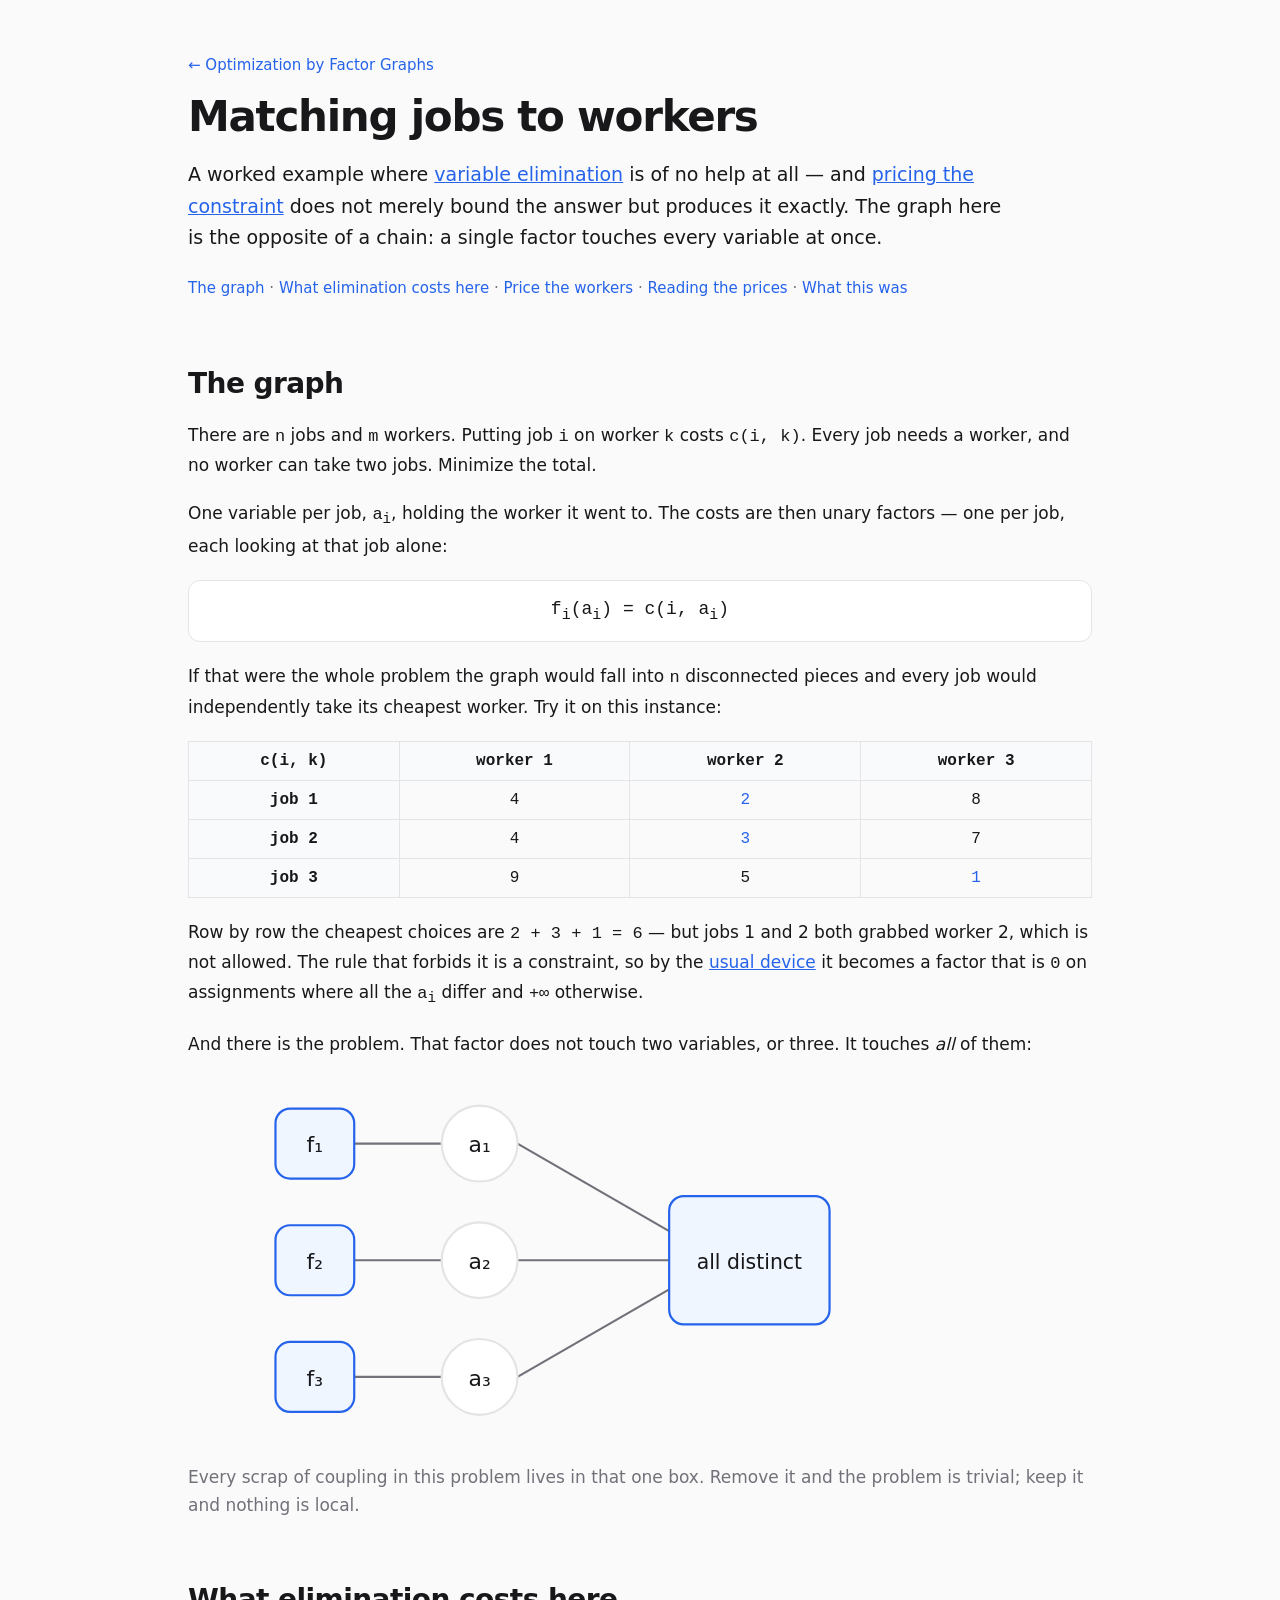
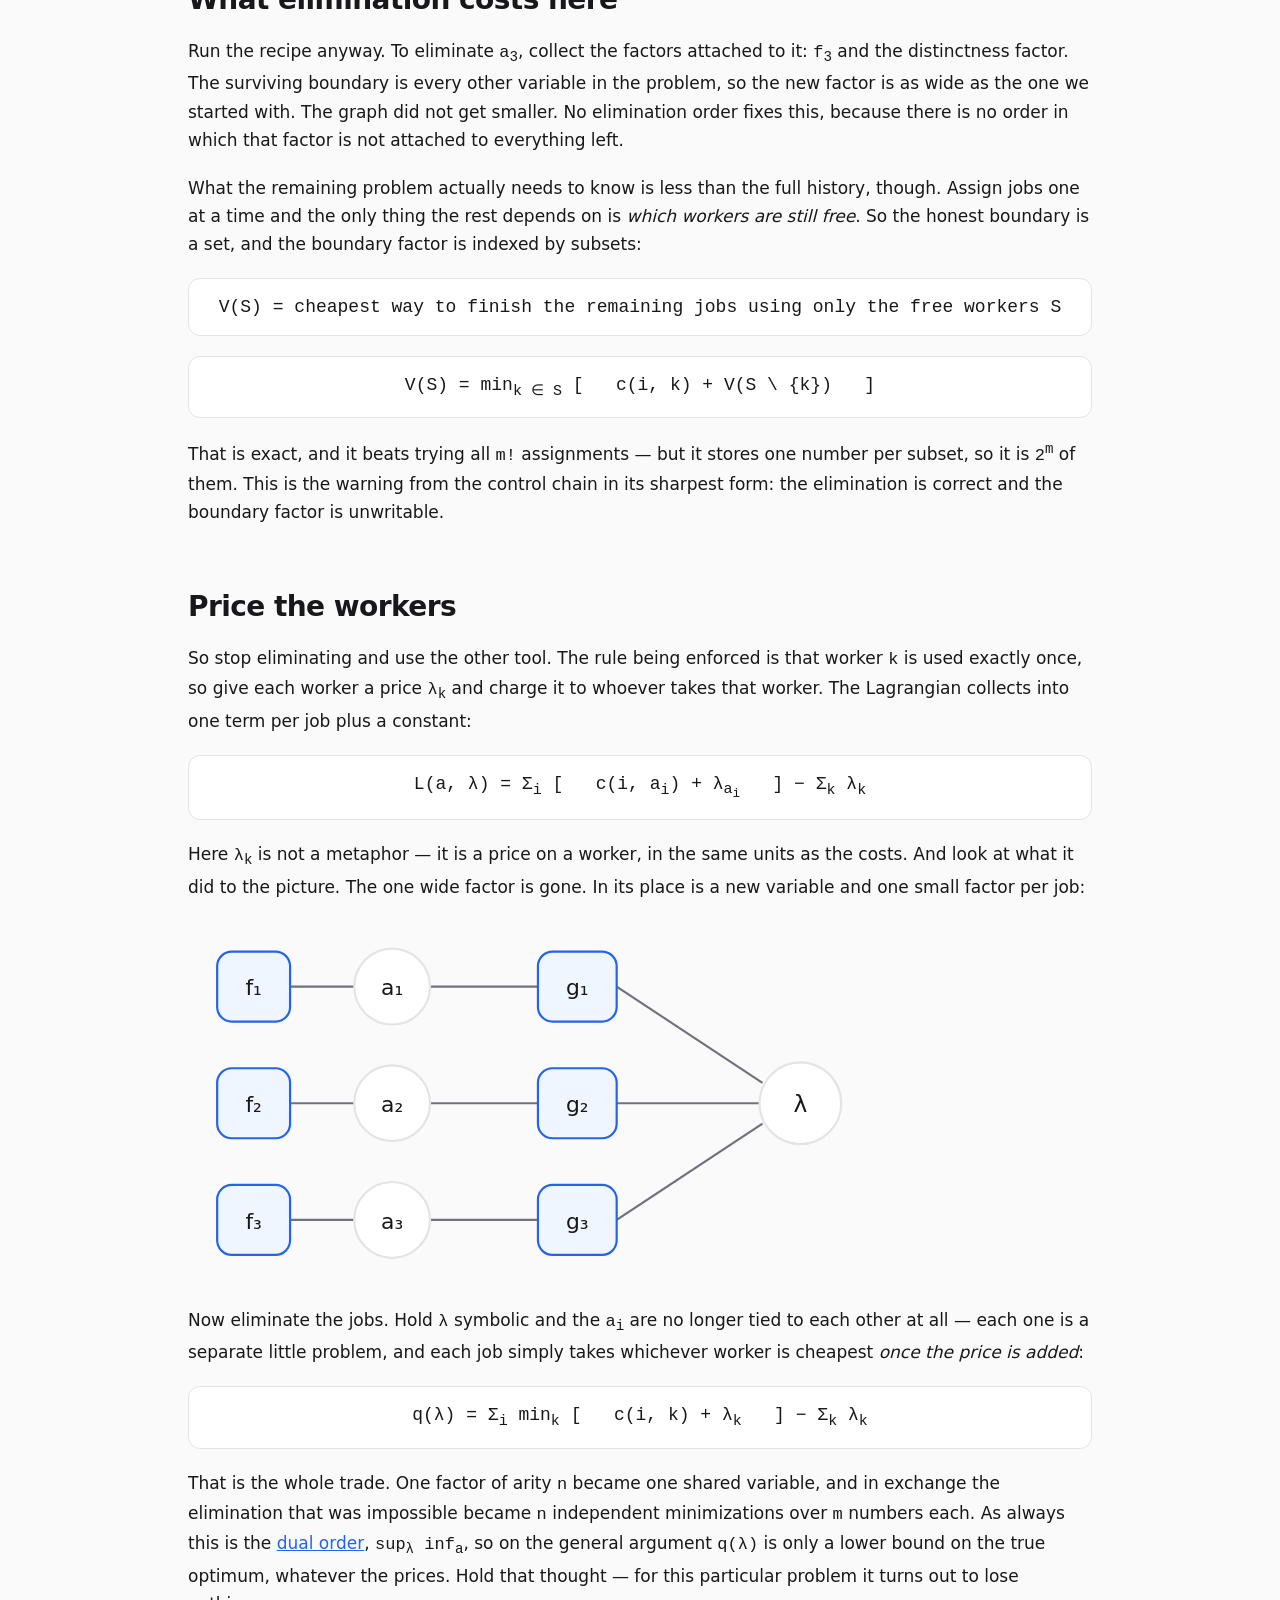
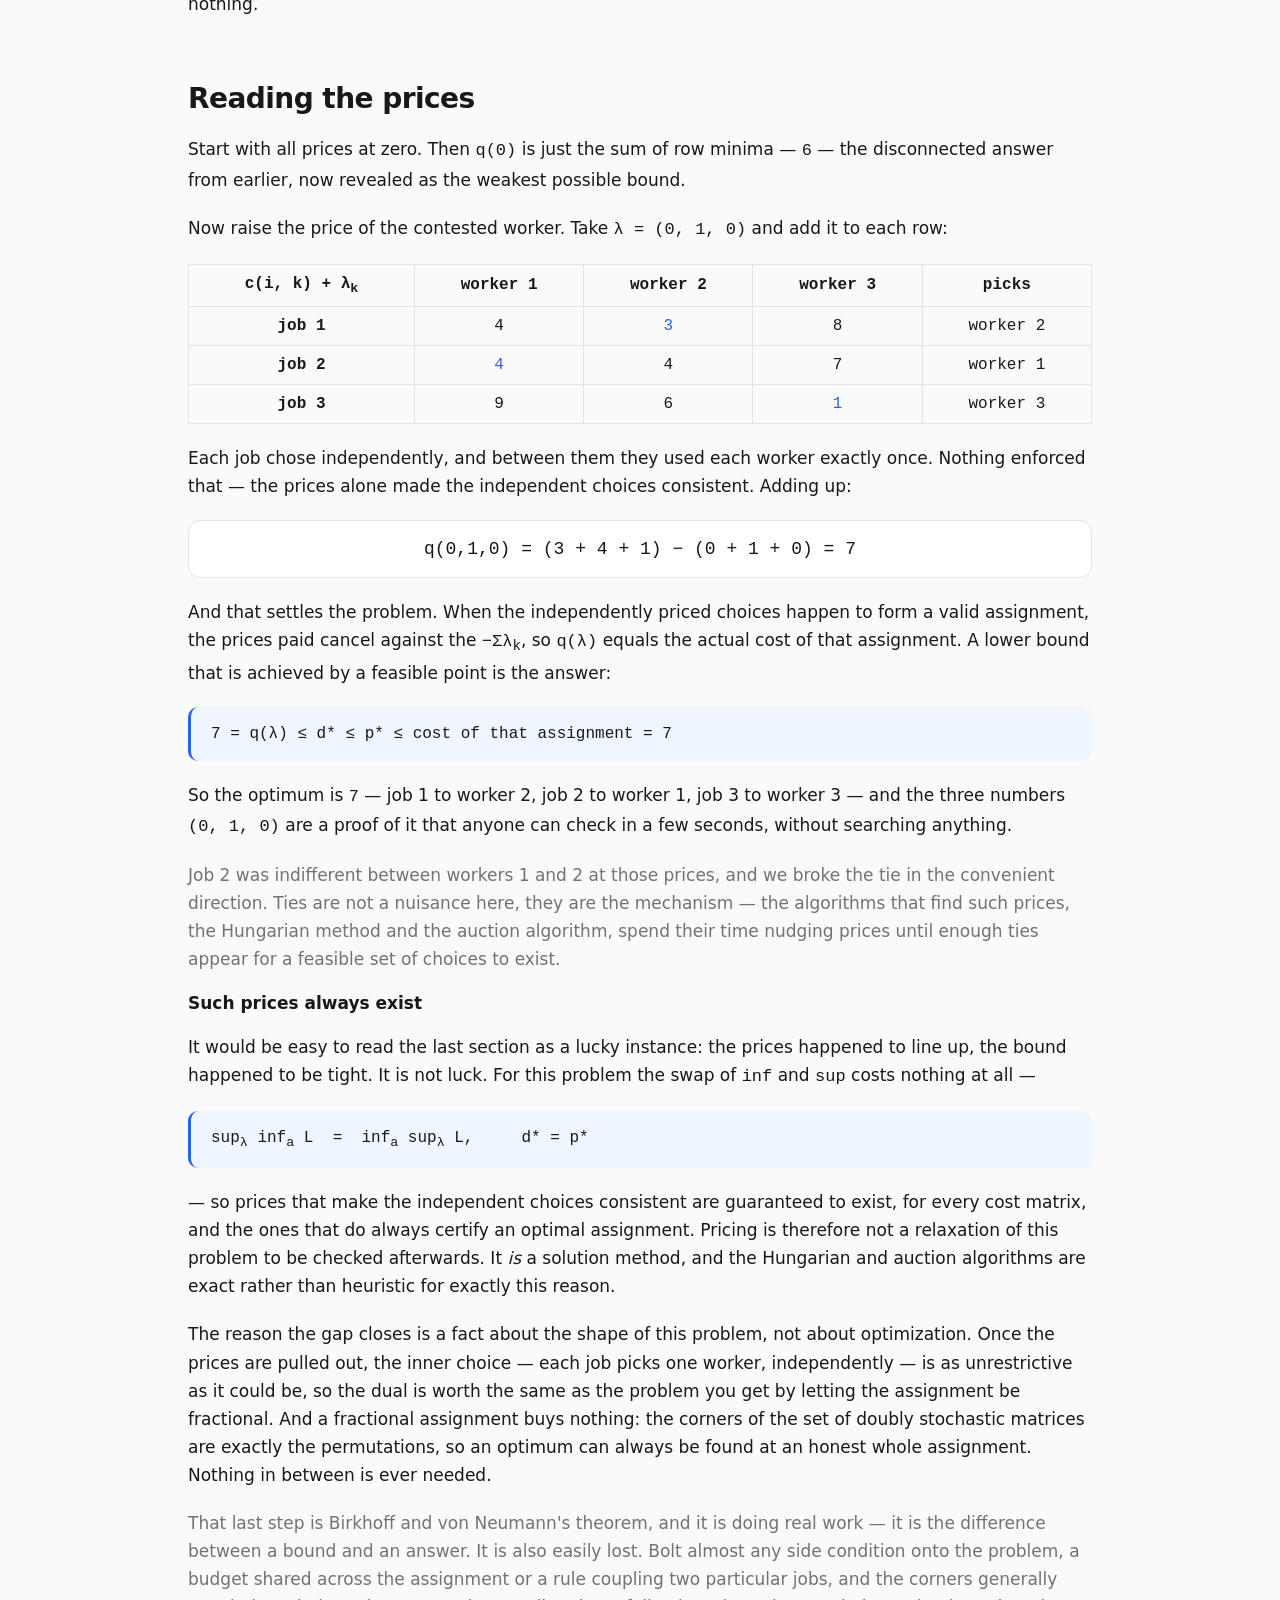
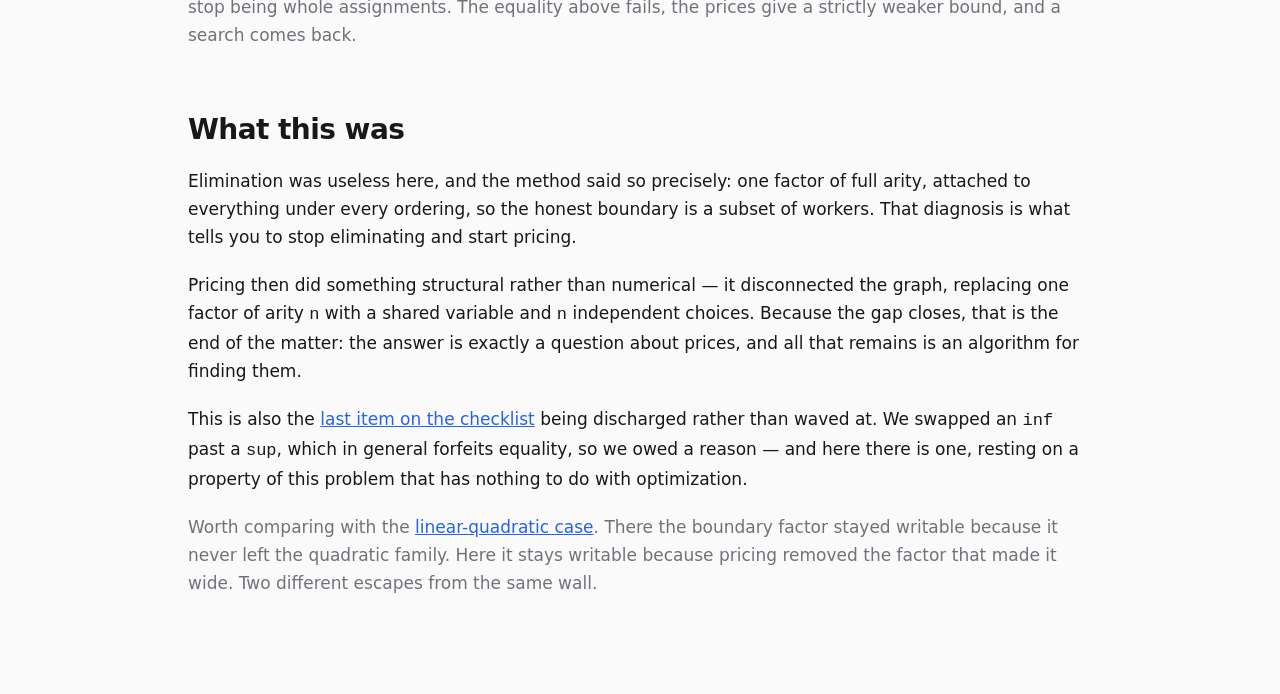
<file: optimization/factor-graphs/worked-examples/assignment.html>
<!doctype html>
<html lang="en">
<head>
  <meta charset="utf-8" />
  <meta name="viewport" content="width=device-width, initial-scale=1" />

  <title>Worked example: matching jobs to workers</title>

  <link rel="stylesheet" href="../style.css" />
</head>

<body>
<main>
<div id="fg-method">

  <section>
    <a class="backlink" href="../index.html">← Optimization by Factor Graphs</a>

    <h1>Matching jobs to workers</h1>

    <p class="lead">
      A worked example where <a href="../index.html#elimination">variable
      elimination</a> is of no help at all — and
      <a href="../index.html#pricing">pricing the constraint</a> does not
      merely bound the answer but produces it exactly. The graph here is the
      opposite of a chain: a single factor touches every variable at once.
    </p>

    <nav class="contents">
      <a href="#graph">The graph</a> ·
      <a href="#elimination">What elimination costs here</a> ·
      <a href="#prices">Price the workers</a> ·
      <a href="#certificate">Reading the prices</a> ·
      <a href="#coda">What this was</a>
    </nav>
  </section>

  <section id="graph">
    <h2>The graph</h2>

    <p>
      There are <span class="math">n</span> jobs and
      <span class="math">m</span> workers. Putting job
      <span class="math">i</span> on worker <span class="math">k</span>
      costs <span class="math">c(i, k)</span>. Every job needs a worker, and
      no worker can take two jobs. Minimize the total.
    </p>

    <p>
      One variable per job, <span class="math">a<sub>i</sub></span>, holding
      the worker it went to. The costs are then unary factors — one per job,
      each looking at that job alone:
    </p>

    <div class="equation math centered">
      f<sub>i</sub>(a<sub>i</sub>) = c(i, a<sub>i</sub>)
    </div>

    <p>
      If that were the whole problem the graph would fall into
      <span class="math">n</span> disconnected pieces and every job would
      independently take its cheapest worker. Try it on this instance:
    </p>

    <table class="payoff math">
      <tr>
        <th>c(i, k)</th>
        <th>worker 1</th>
        <th>worker 2</th>
        <th>worker 3</th>
      </tr>
      <tr><th>job 1</th><td>4</td><td class="accent">2</td><td>8</td></tr>
      <tr><th>job 2</th><td>4</td><td class="accent">3</td><td>7</td></tr>
      <tr><th>job 3</th><td>9</td><td>5</td><td class="accent">1</td></tr>
    </table>

    <p>
      Row by row the cheapest choices are
      <span class="math">2 + 3 + 1 = 6</span> — but jobs 1 and 2 both grabbed
      worker 2, which is not allowed. The rule that forbids it is a
      constraint, so by the
      <a href="../index.html#constraints">usual device</a> it becomes a
      factor that is <span class="math">0</span> on assignments where all
      the <span class="math">a<sub>i</sub></span> differ and
      <span class="math">+∞</span> otherwise.
    </p>

    <p>
      And there is the problem. That factor does not touch two variables, or
      three. It touches <em>all</em> of them:
    </p>

    <svg
      class="diagram"
      viewBox="0 0 620 250"
      role="img"
      aria-label="Three job variables, each with its own unary cost factor, all three also attached to a single large distinctness factor"
    >
      <line class="edge" x1="114" y1="45" x2="174" y2="45"/>
      <line class="edge" x1="114" y1="125" x2="174" y2="125"/>
      <line class="edge" x1="114" y1="205" x2="174" y2="205"/>

      <line class="edge" x1="226" y1="45" x2="330" y2="105"/>
      <line class="edge" x1="226" y1="125" x2="330" y2="125"/>
      <line class="edge" x1="226" y1="205" x2="330" y2="145"/>

      <rect class="factor" x="60" y="21" width="54" height="48" rx="10"/>
      <rect class="factor" x="60" y="101" width="54" height="48" rx="10"/>
      <rect class="factor" x="60" y="181" width="54" height="48" rx="10"/>

      <circle class="node" cx="200" cy="45" r="26"/>
      <circle class="node" cx="200" cy="125" r="26"/>
      <circle class="node" cx="200" cy="205" r="26"/>

      <rect class="factor" x="330" y="81" width="110" height="88" rx="10"/>

      <text x="87" y="51" text-anchor="middle" fill="currentColor" font-size="15">f₁</text>
      <text x="87" y="131" text-anchor="middle" fill="currentColor" font-size="15">f₂</text>
      <text x="87" y="211" text-anchor="middle" fill="currentColor" font-size="15">f₃</text>

      <text x="200" y="51" text-anchor="middle" fill="currentColor" font-size="15">a₁</text>
      <text x="200" y="131" text-anchor="middle" fill="currentColor" font-size="15">a₂</text>
      <text x="200" y="211" text-anchor="middle" fill="currentColor" font-size="15">a₃</text>

      <text x="385" y="131" text-anchor="middle" fill="currentColor" font-size="14">all distinct</text>
    </svg>

    <p class="muted">
      Every scrap of coupling in this problem lives in that one box. Remove
      it and the problem is trivial; keep it and nothing is local.
    </p>
  </section>

  <section id="elimination">
    <h2>What elimination costs here</h2>

    <p>
      Run the recipe anyway. To eliminate
      <span class="math">a<sub>3</sub></span>, collect the factors attached
      to it: <span class="math">f<sub>3</sub></span> and the distinctness
      factor. The surviving boundary is every other variable in the problem,
      so the new factor is as wide as the one we started with. The graph did
      not get smaller. No elimination order fixes this, because there is no
      order in which that factor is not attached to everything left.
    </p>

    <p>
      What the remaining problem actually needs to know is less than the
      full history, though. Assign jobs one at a time and the only thing the
      rest depends on is <em>which workers are still free</em>. So the
      honest boundary is a set, and the boundary factor is indexed by
      subsets:
    </p>

    <div class="equation math centered">
      V(S) = cheapest way to finish the remaining jobs using only the free
      workers S
    </div>

    <div class="equation math centered">
      V(S)
      =
      min<sub>k ∈ S</sub>
      [ &nbsp; c(i, k) + V(S \ {k}) &nbsp; ]
    </div>

    <p>
      That is exact, and it beats trying all
      <span class="math">m!</span> assignments — but it stores one number
      per subset, so it is <span class="math">2<sup>m</sup></span> of them.
      This is the warning from the control chain in its sharpest form: the
      elimination is correct and the boundary factor is unwritable.
    </p>
  </section>

  <section id="prices">
    <h2>Price the workers</h2>

    <p>
      So stop eliminating and use the other tool. The rule being enforced is
      that worker <span class="math">k</span> is used exactly once, so give
      each worker a price <span class="math">λ<sub>k</sub></span> and charge
      it to whoever takes that worker. The Lagrangian collects into one term
      per job plus a constant:
    </p>

    <div class="equation math centered">
      L(a, λ)
      =
      Σ<sub>i</sub>
      [ &nbsp; c(i, a<sub>i</sub>) + λ<sub>a<sub>i</sub></sub> &nbsp; ]
      −
      Σ<sub>k</sub> λ<sub>k</sub>
    </div>

    <p>
      Here <span class="math">λ<sub>k</sub></span> is not a metaphor — it is
      a price on a worker, in the same units as the costs. And look at what
      it did to the picture. The one wide factor is gone. In its place is a
      new variable and one small factor per job:
    </p>

    <svg
      class="diagram"
      viewBox="0 0 620 250"
      role="img"
      aria-label="After pricing: each job variable has its cost factor and a small pricing factor, and all the pricing factors attach to a single shared lambda variable"
    >
      <line class="edge" x1="70" y1="45" x2="114" y2="45"/>
      <line class="edge" x1="70" y1="125" x2="114" y2="125"/>
      <line class="edge" x1="70" y1="205" x2="114" y2="205"/>

      <line class="edge" x1="166" y1="45" x2="240" y2="45"/>
      <line class="edge" x1="166" y1="125" x2="240" y2="125"/>
      <line class="edge" x1="166" y1="205" x2="240" y2="205"/>

      <line class="edge" x1="294" y1="45" x2="394" y2="111"/>
      <line class="edge" x1="294" y1="125" x2="392" y2="125"/>
      <line class="edge" x1="294" y1="205" x2="394" y2="139"/>

      <rect class="factor" x="20" y="21" width="50" height="48" rx="10"/>
      <rect class="factor" x="20" y="101" width="50" height="48" rx="10"/>
      <rect class="factor" x="20" y="181" width="50" height="48" rx="10"/>

      <circle class="node" cx="140" cy="45" r="26"/>
      <circle class="node" cx="140" cy="125" r="26"/>
      <circle class="node" cx="140" cy="205" r="26"/>

      <rect class="factor" x="240" y="21" width="54" height="48" rx="10"/>
      <rect class="factor" x="240" y="101" width="54" height="48" rx="10"/>
      <rect class="factor" x="240" y="181" width="54" height="48" rx="10"/>

      <circle class="node" cx="420" cy="125" r="28"/>

      <text x="45" y="51" text-anchor="middle" fill="currentColor" font-size="15">f₁</text>
      <text x="45" y="131" text-anchor="middle" fill="currentColor" font-size="15">f₂</text>
      <text x="45" y="211" text-anchor="middle" fill="currentColor" font-size="15">f₃</text>

      <text x="140" y="51" text-anchor="middle" fill="currentColor" font-size="15">a₁</text>
      <text x="140" y="131" text-anchor="middle" fill="currentColor" font-size="15">a₂</text>
      <text x="140" y="211" text-anchor="middle" fill="currentColor" font-size="15">a₃</text>

      <text x="267" y="51" text-anchor="middle" fill="currentColor" font-size="15">g₁</text>
      <text x="267" y="131" text-anchor="middle" fill="currentColor" font-size="15">g₂</text>
      <text x="267" y="211" text-anchor="middle" fill="currentColor" font-size="15">g₃</text>

      <text x="420" y="131" text-anchor="middle" fill="currentColor" font-size="16">λ</text>
    </svg>

    <p>
      Now eliminate the jobs. Hold <span class="math">λ</span> symbolic and
      the <span class="math">a<sub>i</sub></span> are no longer tied to each
      other at all — each one is a separate little problem, and each job
      simply takes whichever worker is cheapest <em>once the price is
      added</em>:
    </p>

    <div class="equation math centered">
      q(λ)
      =
      Σ<sub>i</sub>
      min<sub>k</sub>
      [ &nbsp; c(i, k) + λ<sub>k</sub> &nbsp; ]
      −
      Σ<sub>k</sub> λ<sub>k</sub>
    </div>

    <p>
      That is the whole trade. One factor of arity <span class="math">n</span>
      became one shared variable, and in exchange the elimination that was
      impossible became <span class="math">n</span> independent minimizations
      over <span class="math">m</span> numbers each. As always this is the
      <a href="../index.html#duality">dual order</a>,
      <span class="math">sup<sub>λ</sub> inf<sub>a</sub></span>, so on the
      general argument <span class="math">q(λ)</span> is only a lower bound
      on the true optimum, whatever the prices. Hold that thought — for this
      particular problem it turns out to lose nothing.
    </p>
  </section>

  <section id="certificate">
    <h2>Reading the prices</h2>

    <p>
      Start with all prices at zero. Then
      <span class="math">q(0)</span> is just the sum of row minima —
      <span class="math">6</span> — the disconnected answer from earlier,
      now revealed as the weakest possible bound.
    </p>

    <p>
      Now raise the price of the contested worker. Take
      <span class="math">λ = (0, 1, 0)</span> and add it to each row:
    </p>

    <table class="payoff math">
      <tr>
        <th>c(i, k) + λ<sub>k</sub></th>
        <th>worker 1</th>
        <th>worker 2</th>
        <th>worker 3</th>
        <th>picks</th>
      </tr>
      <tr><th>job 1</th><td>4</td><td class="accent">3</td><td>8</td><td>worker 2</td></tr>
      <tr><th>job 2</th><td class="accent">4</td><td>4</td><td>7</td><td>worker 1</td></tr>
      <tr><th>job 3</th><td>9</td><td>6</td><td class="accent">1</td><td>worker 3</td></tr>
    </table>

    <p>
      Each job chose independently, and between them they used each worker
      exactly once. Nothing enforced that — the prices alone made the
      independent choices consistent. Adding up:
    </p>

    <div class="equation math centered">
      q(0,1,0)
      =
      (3 + 4 + 1) − (0 + 1 + 0)
      =
      7
    </div>

    <p>
      And that settles the problem. When the independently priced choices
      happen to form a valid assignment, the prices paid cancel against the
      <span class="math">−Σλ<sub>k</sub></span>, so
      <span class="math">q(λ)</span> equals the actual cost of that
      assignment. A lower bound that is achieved by a feasible point is the
      answer:
    </p>

    <div class="viz-callout math">
      7 = q(λ) ≤ d* ≤ p* ≤ cost of that assignment = 7
    </div>

    <p>
      So the optimum is <span class="math">7</span> — job 1 to worker 2, job
      2 to worker 1, job 3 to worker 3 — and the three numbers
      <span class="math">(0, 1, 0)</span> are a proof of it that anyone can
      check in a few seconds, without searching anything.
    </p>

    <p class="muted">
      Job 2 was indifferent between workers 1 and 2 at those prices, and we
      broke the tie in the convenient direction. Ties are not a nuisance
      here, they are the mechanism — the algorithms that find such prices,
      the Hungarian method and the auction algorithm, spend their time
      nudging prices until enough ties appear for a feasible set of choices
      to exist.
    </p>

    <h3>Such prices always exist</h3>

    <p>
      It would be easy to read the last section as a lucky instance: the
      prices happened to line up, the bound happened to be tight. It is not
      luck. For this problem the swap of
      <span class="math">inf</span> and <span class="math">sup</span> costs
      nothing at all —
    </p>

    <div class="viz-callout math">
      sup<sub>λ</sub> inf<sub>a</sub> L
      &nbsp;=&nbsp;
      inf<sub>a</sub> sup<sub>λ</sub> L,
      &nbsp;&nbsp;&nbsp;
      d* = p*
    </div>

    <p>
      — so prices that make the independent choices consistent are
      guaranteed to exist, for every cost matrix, and the ones that do
      always certify an optimal assignment. Pricing is therefore not a
      relaxation of this problem to be checked afterwards. It <em>is</em> a
      solution method, and the Hungarian and auction algorithms are exact
      rather than heuristic for exactly this reason.
    </p>

    <p>
      The reason the gap closes is a fact about the shape of this problem,
      not about optimization. Once the prices are pulled out, the inner
      choice — each job picks one worker, independently — is as unrestrictive
      as it could be, so the dual is worth the same as the problem you get by
      letting the assignment be fractional. And a fractional assignment buys
      nothing: the corners of the set of doubly stochastic matrices are
      exactly the permutations, so an optimum can always be found at an
      honest whole assignment. Nothing in between is ever needed.
    </p>

    <p class="muted">
      That last step is Birkhoff and von Neumann's theorem, and it is doing
      real work — it is the difference between a bound and an answer. It is
      also easily lost. Bolt almost any side condition onto the problem, a
      budget shared across the assignment or a rule coupling two particular
      jobs, and the corners generally stop being whole assignments. The
      equality above fails, the prices give a strictly weaker bound, and a
      search comes back.
    </p>
  </section>

  <section id="coda">
    <h2>What this was</h2>

    <p>
      Elimination was useless here, and the method said so precisely: one
      factor of full arity, attached to everything under every ordering, so
      the honest boundary is a subset of workers. That diagnosis is what
      tells you to stop eliminating and start pricing.
    </p>

    <p>
      Pricing then did something structural rather than numerical — it
      disconnected the graph, replacing one factor of arity
      <span class="math">n</span> with a shared variable and
      <span class="math">n</span> independent choices. Because the gap
      closes, that is the end of the matter: the answer is exactly a
      question about prices, and all that remains is an algorithm for
      finding them.
    </p>

    <p>
      This is also the
      <a href="../index.html#summary">last item on the checklist</a> being
      discharged rather than waved at. We swapped an
      <span class="math">inf</span> past a <span class="math">sup</span>,
      which in general forfeits equality, so we owed a reason — and here
      there is one, resting on a property of this problem that has nothing
      to do with optimization.
    </p>

    <p class="muted">
      Worth comparing with the
      <a href="hjb.html#lqr">linear-quadratic case</a>. There the boundary
      factor stayed writable because it never left the quadratic family.
      Here it stays writable because pricing removed the factor that made it
      wide. Two different escapes from the same wall.
    </p>
  </section>

</div>
</main>
</body>
</html>
</file>
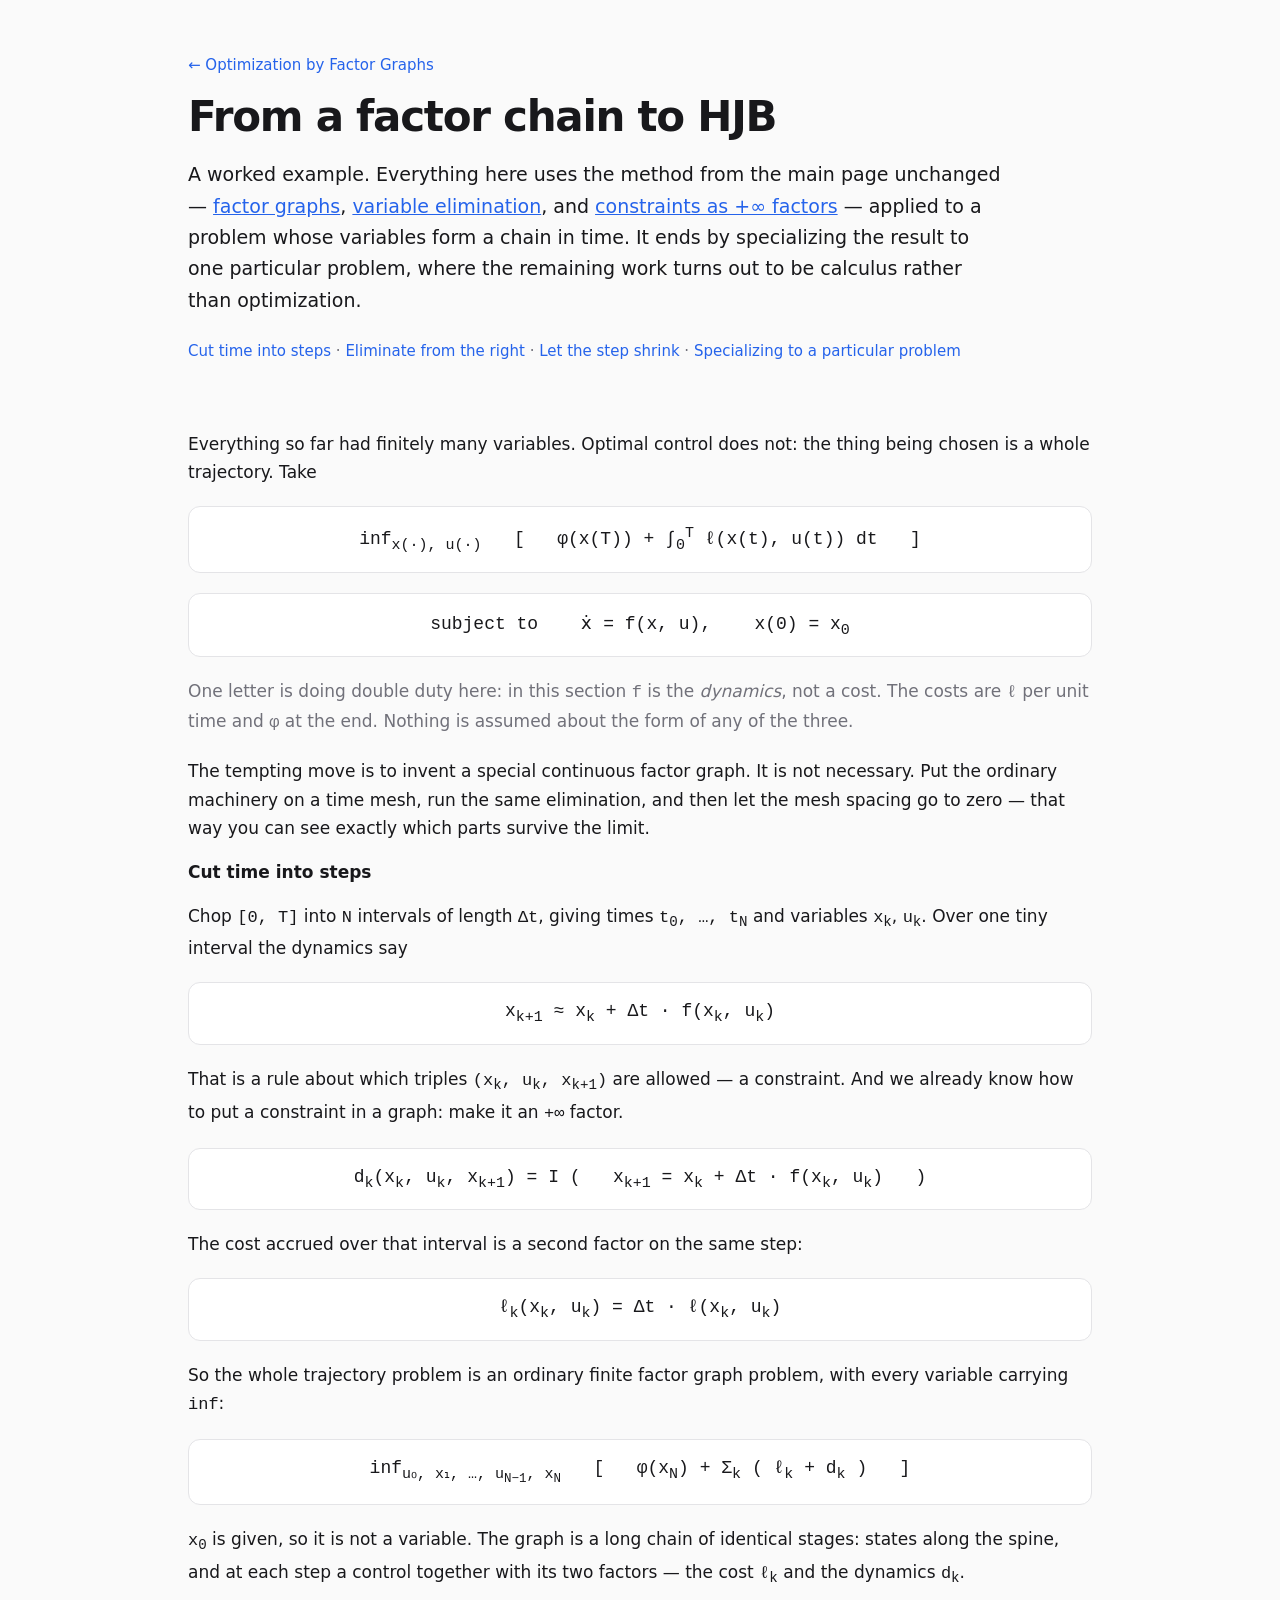
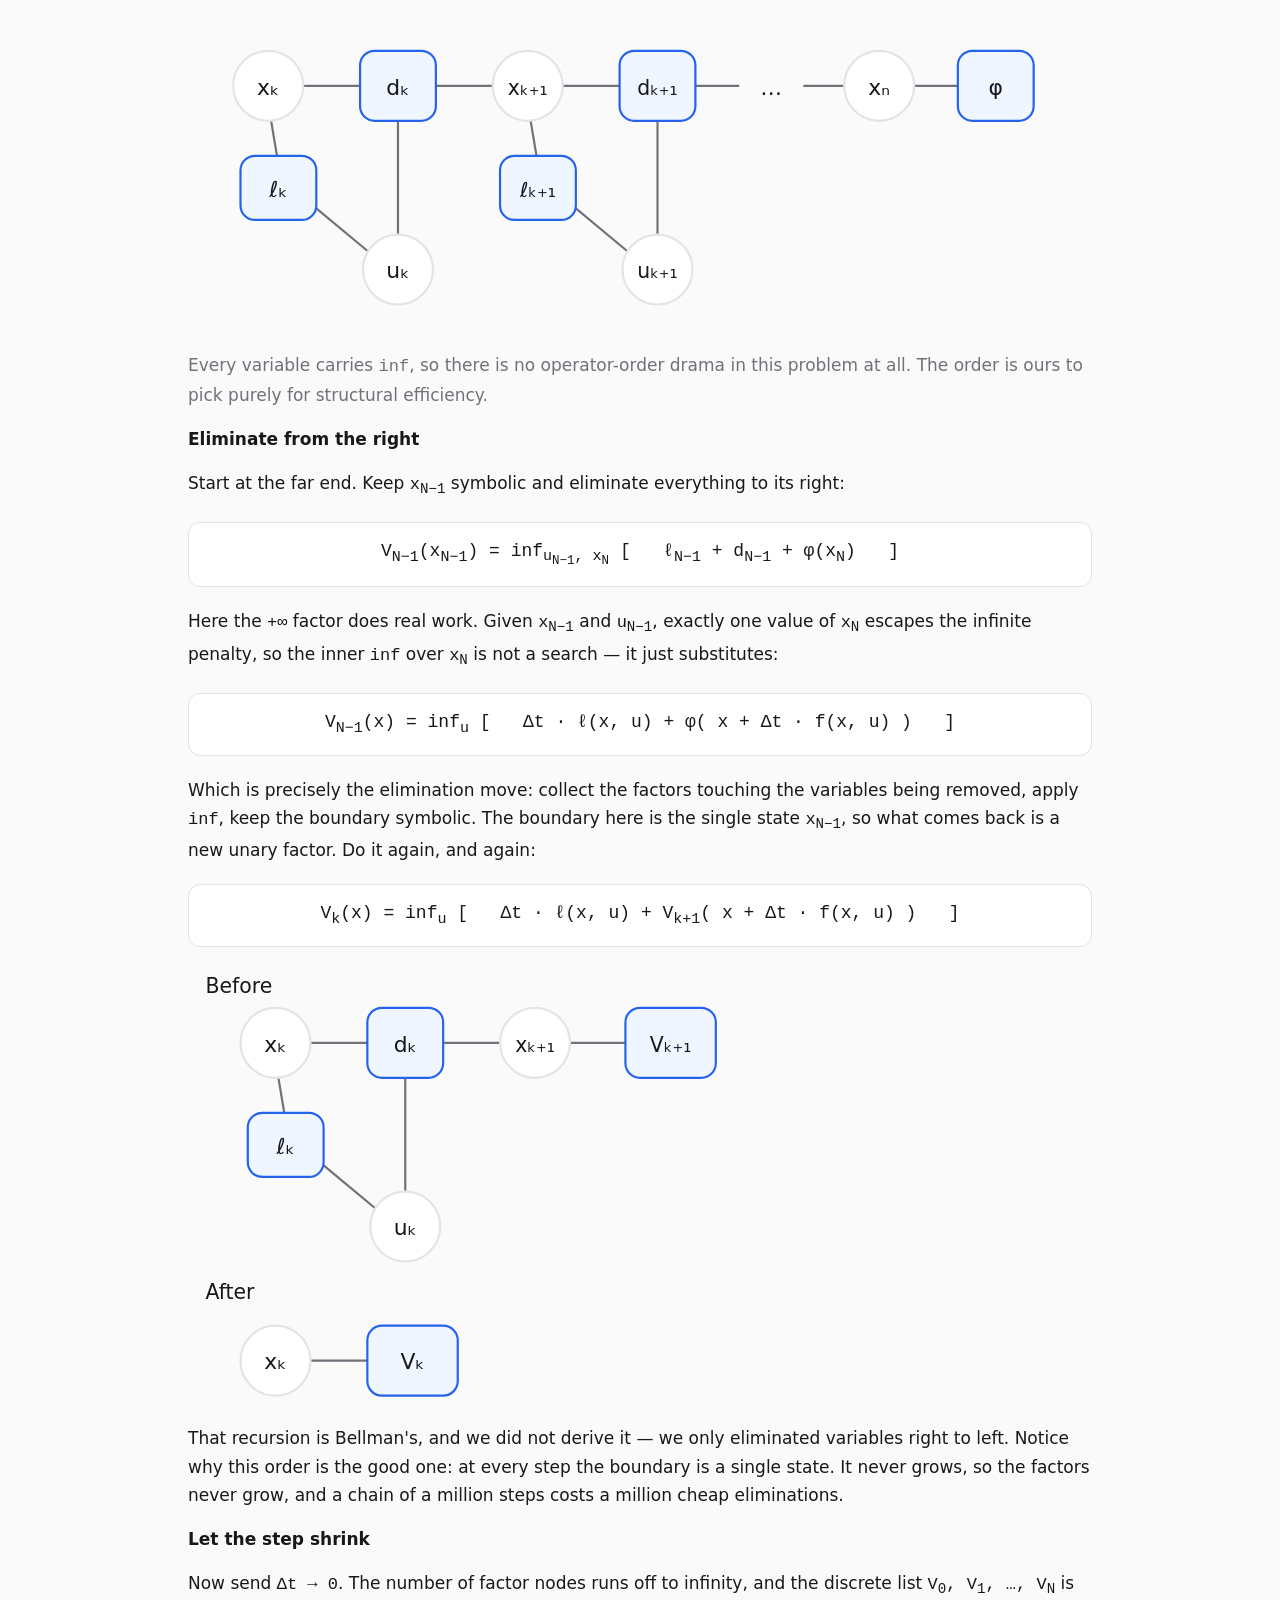
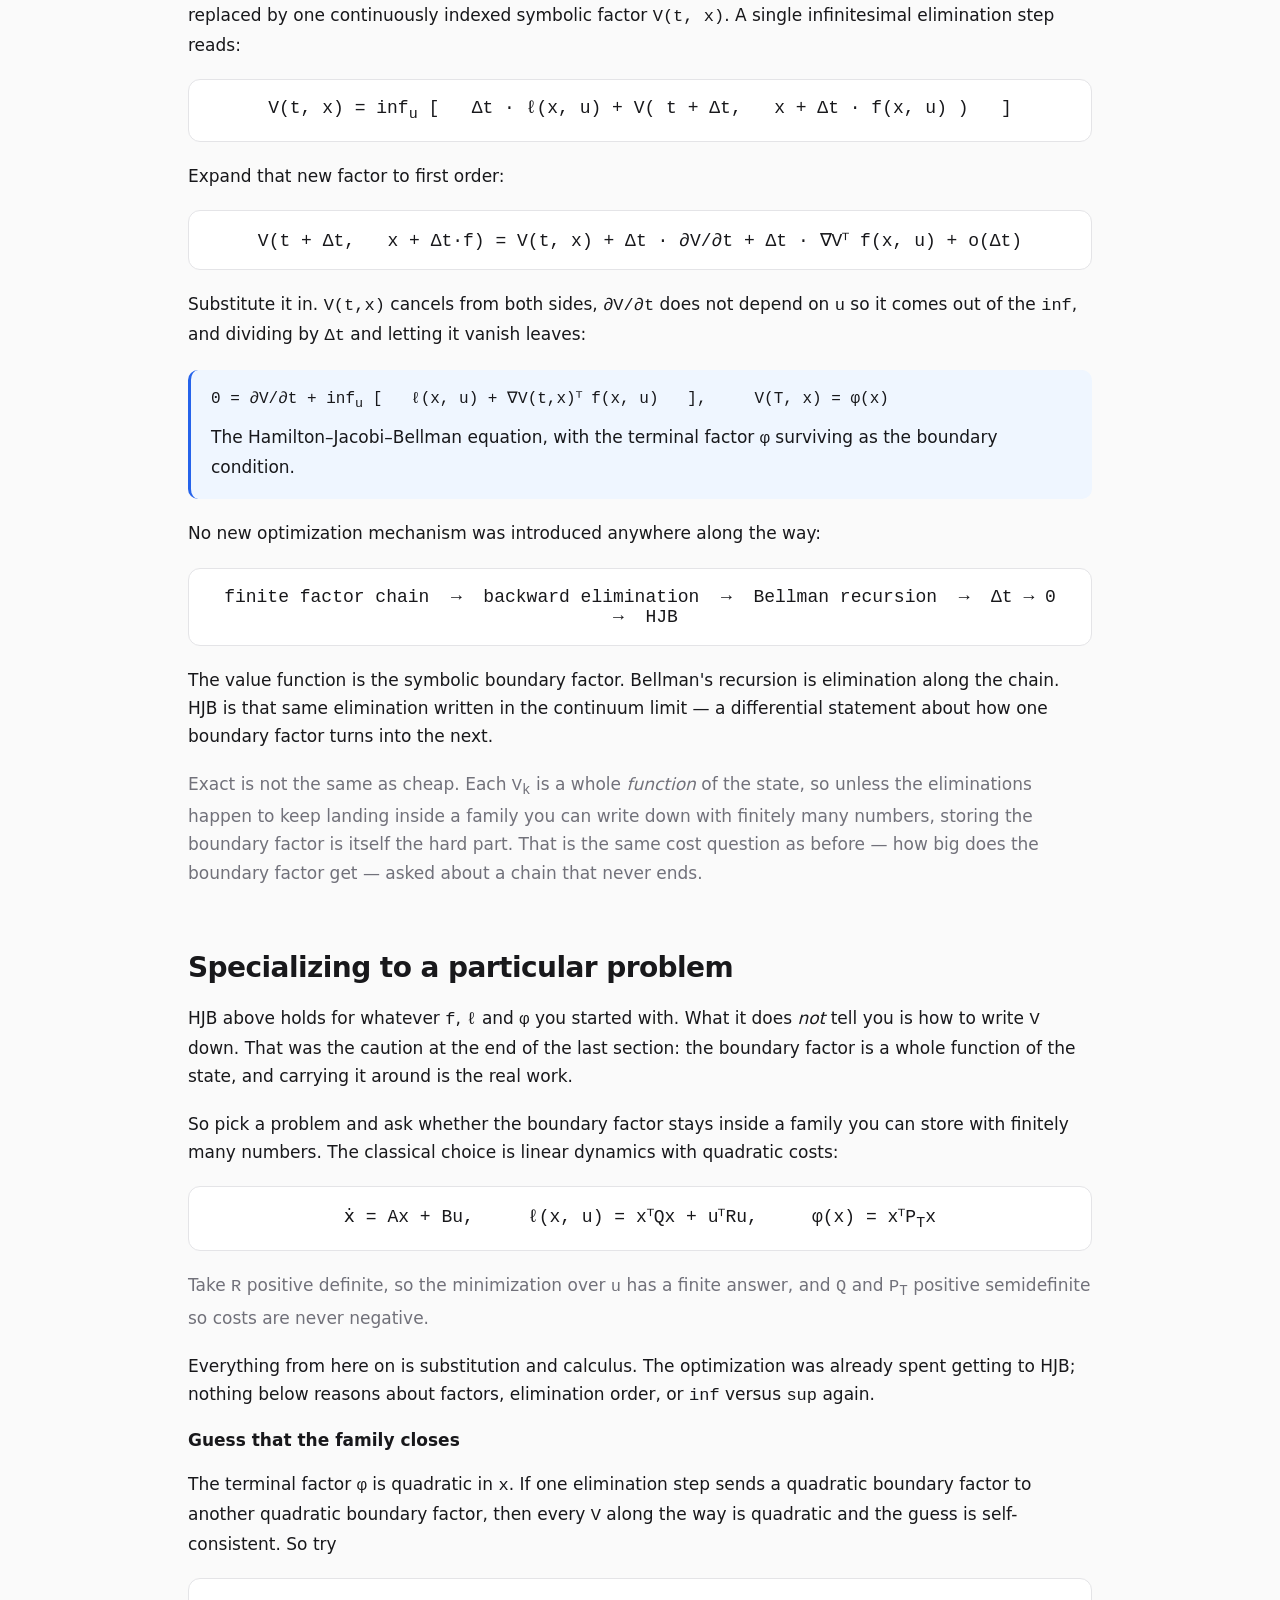
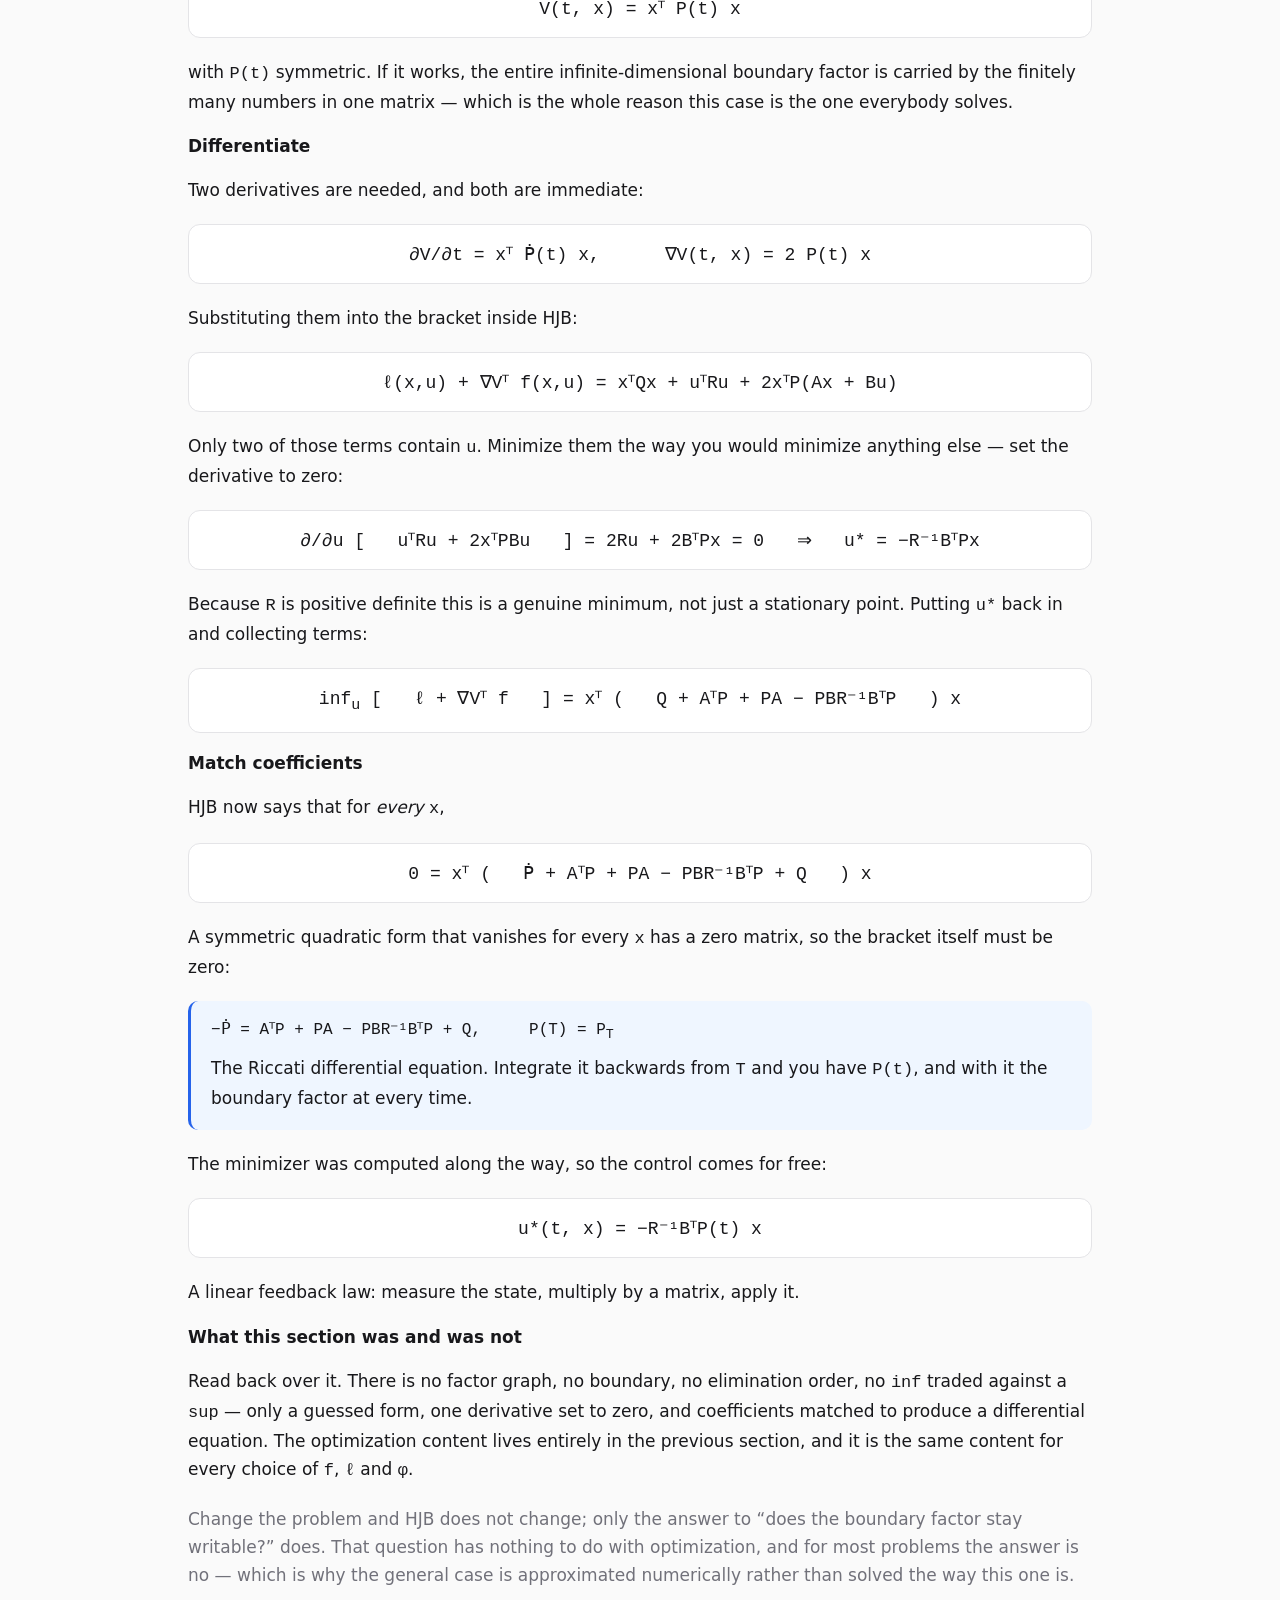
<file: optimization/factor-graphs/worked-examples/hjb.html>
<!doctype html>
<html lang="en">
<head>
  <meta charset="utf-8" />
  <meta name="viewport" content="width=device-width, initial-scale=1" />

  <title>Worked example: from a factor chain to HJB</title>

  <link rel="stylesheet" href="../style.css" />
</head>

<body>
<main>
<div id="fg-method">

  <section>
    <a class="backlink" href="../index.html">← Optimization by Factor Graphs</a>

    <h1>From a factor chain to HJB</h1>

    <p class="lead">
      A worked example. Everything here uses the method from the main page
      unchanged — <a href="../index.html#factor-graph">factor graphs</a>,
      <a href="../index.html#elimination">variable elimination</a>, and
      <a href="../index.html#constraints">constraints as +∞ factors</a> —
      applied to a problem whose variables form a chain in time. It ends by
      specializing the result to one particular problem, where the
      remaining work turns out to be calculus rather than optimization.
    </p>

    <nav class="contents">
      <a href="#mesh">Cut time into steps</a> ·
      <a href="#eliminate">Eliminate from the right</a> ·
      <a href="#limit">Let the step shrink</a> ·
      <a href="#lqr">Specializing to a particular problem</a>
    </nav>
  </section>

  <section>
    <p>
      Everything so far had finitely many variables. Optimal control does
      not: the thing being chosen is a whole trajectory. Take
    </p>

    <div class="equation math centered">
      inf<sub>x(·), u(·)</sub>
      &nbsp;
      [
      &nbsp; φ(x(T))
      +
      ∫<sub>0</sub><sup>T</sup> ℓ(x(t), u(t)) dt &nbsp;
      ]
    </div>

    <div class="equation math centered">
      subject to
      &nbsp;&nbsp;
      ẋ = f(x, u),
      &nbsp;&nbsp;
      x(0) = x<sub>0</sub>
    </div>

    <p class="muted">
      One letter is doing double duty here: in this section
      <span class="math">f</span> is the <em>dynamics</em>, not a cost. The
      costs are <span class="math">ℓ</span> per unit time and
      <span class="math">φ</span> at the end. Nothing is assumed about the
      form of any of the three.
    </p>

    <p>
      The tempting move is to invent a special continuous factor graph. It
      is not necessary. Put the ordinary machinery on a time mesh, run the
      same elimination, and then let the mesh spacing go to zero — that way
      you can see exactly which parts survive the limit.
    </p>

    <h3 id="mesh">Cut time into steps</h3>

    <p>
      Chop <span class="math">[0, T]</span> into
      <span class="math">N</span> intervals of length
      <span class="math">Δt</span>, giving times
      <span class="math">t<sub>0</sub>, …, t<sub>N</sub></span> and
      variables <span class="math">x<sub>k</sub></span>,
      <span class="math">u<sub>k</sub></span>. Over one tiny interval the
      dynamics say
    </p>

    <div class="equation math centered">
      x<sub>k+1</sub>
      ≈
      x<sub>k</sub> + Δt · f(x<sub>k</sub>, u<sub>k</sub>)
    </div>

    <p>
      That is a rule about which triples
      <span class="math">(x<sub>k</sub>, u<sub>k</sub>, x<sub>k+1</sub>)</span>
      are allowed — a constraint. And we already know how to put a
      constraint in a graph: make it an
      <span class="math">+∞</span> factor.
    </p>

    <div class="equation math centered">
      d<sub>k</sub>(x<sub>k</sub>, u<sub>k</sub>, x<sub>k+1</sub>)
      =
      I
      (
      &nbsp; x<sub>k+1</sub> = x<sub>k</sub> + Δt · f(x<sub>k</sub>, u<sub>k</sub>) &nbsp;
      )
    </div>

    <p>
      The cost accrued over that interval is a second factor on the same
      step:
    </p>

    <div class="equation math centered">
      ℓ<sub>k</sub>(x<sub>k</sub>, u<sub>k</sub>)
      =
      Δt · ℓ(x<sub>k</sub>, u<sub>k</sub>)
    </div>

    <p>
      So the whole trajectory problem is an ordinary finite factor graph
      problem, with every variable carrying
      <span class="math">inf</span>:
    </p>

    <div class="equation math centered">
      inf<sub>u₀, x₁, …, u<sub>N−1</sub>, x<sub>N</sub></sub>
      &nbsp;
      [
      &nbsp; φ(x<sub>N</sub>)
      +
      Σ<sub>k</sub>
      (
      ℓ<sub>k</sub> + d<sub>k</sub>
      )
      &nbsp;
      ]
    </div>

    <p>
      <span class="math">x<sub>0</sub></span> is given, so it is not a
      variable. The graph is a long chain of identical stages: states along
      the spine, and at each step a control together with its two factors —
      the cost <span class="math">ℓ<sub>k</sub></span> and the dynamics
      <span class="math">d<sub>k</sub></span>.
    </p>

    <svg
      class="diagram"
      viewBox="0 0 620 220"
      role="img"
      aria-label="A chain factor graph. Each stage has a dynamics factor d_k joining x_k, u_k and x_k+1, and a cost factor l_k joining x_k and u_k. The chain ends at x_N with a terminal factor phi."
    >
      <line class="edge" x1="79" y1="52" x2="118" y2="52"/>
      <line class="edge" x1="170" y1="52" x2="209" y2="52"/>
      <line class="edge" x1="257" y1="52" x2="296" y2="52"/>
      <line class="edge" x1="348" y1="52" x2="378" y2="52"/>
      <line class="edge" x1="422" y1="52" x2="450" y2="52"/>
      <line class="edge" x1="498" y1="52" x2="528" y2="52"/>

      <line class="edge" x1="144" y1="76" x2="144" y2="154"/>
      <line class="edge" x1="322" y1="76" x2="322" y2="154"/>

      <line class="edge" x1="57" y1="76" x2="61" y2="100"/>
      <line class="edge" x1="88" y1="136" x2="124" y2="166"/>
      <line class="edge" x1="235" y1="76" x2="239" y2="100"/>
      <line class="edge" x1="266" y1="136" x2="302" y2="166"/>

      <circle class="node" cx="55" cy="52" r="24"/>
      <rect class="factor" x="118" y="28" width="52" height="48" rx="10"/>
      <circle class="node" cx="233" cy="52" r="24"/>
      <rect class="factor" x="296" y="28" width="52" height="48" rx="10"/>
      <circle class="node" cx="474" cy="52" r="24"/>
      <rect class="factor" x="528" y="28" width="52" height="48" rx="10"/>

      <rect class="factor" x="36" y="100" width="52" height="44" rx="10"/>
      <rect class="factor" x="214" y="100" width="52" height="44" rx="10"/>

      <circle class="node" cx="144" cy="178" r="24"/>
      <circle class="node" cx="322" cy="178" r="24"/>

      <text x="55" y="58" text-anchor="middle" fill="currentColor" font-size="15">xₖ</text>
      <text x="144" y="58" text-anchor="middle" fill="currentColor" font-size="15">dₖ</text>
      <text x="233" y="58" text-anchor="middle" fill="currentColor" font-size="14">xₖ₊₁</text>
      <text x="322" y="58" text-anchor="middle" fill="currentColor" font-size="14">dₖ₊₁</text>
      <text x="400" y="58" text-anchor="middle" fill="currentColor" font-size="15">…</text>
      <text x="474" y="58" text-anchor="middle" fill="currentColor" font-size="15">xₙ</text>
      <text x="554" y="58" text-anchor="middle" fill="currentColor" font-size="15">φ</text>

      <text x="62" y="128" text-anchor="middle" fill="currentColor" font-size="15">ℓₖ</text>
      <text x="240" y="128" text-anchor="middle" fill="currentColor" font-size="14">ℓₖ₊₁</text>

      <text x="144" y="184" text-anchor="middle" fill="currentColor" font-size="15">uₖ</text>
      <text x="322" y="184" text-anchor="middle" fill="currentColor" font-size="14">uₖ₊₁</text>
    </svg>

    <p class="muted">
      Every variable carries <span class="math">inf</span>, so there is no
      operator-order drama in this problem at all. The order is ours to pick
      purely for structural efficiency.
    </p>

    <h3 id="eliminate">Eliminate from the right</h3>

    <p>
      Start at the far end. Keep
      <span class="math">x<sub>N−1</sub></span> symbolic and eliminate
      everything to its right:
    </p>

    <div class="equation math centered">
      V<sub>N−1</sub>(x<sub>N−1</sub>)
      =
      inf<sub>u<sub>N−1</sub>, x<sub>N</sub></sub>
      [
      &nbsp; ℓ<sub>N−1</sub>
      +
      d<sub>N−1</sub>
      +
      φ(x<sub>N</sub>) &nbsp;
      ]
    </div>

    <p>
      Here the <span class="math">+∞</span> factor does real work. Given
      <span class="math">x<sub>N−1</sub></span> and
      <span class="math">u<sub>N−1</sub></span>, exactly one value of
      <span class="math">x<sub>N</sub></span> escapes the infinite penalty,
      so the inner <span class="math">inf</span> over
      <span class="math">x<sub>N</sub></span> is not a search — it just
      substitutes:
    </p>

    <div class="equation math centered">
      V<sub>N−1</sub>(x)
      =
      inf<sub>u</sub>
      [
      &nbsp; Δt · ℓ(x, u)
      +
      φ( x + Δt · f(x, u) ) &nbsp;
      ]
    </div>

    <p>
      Which is precisely the elimination move: collect the factors touching
      the variables being removed, apply <span class="math">inf</span>, keep
      the boundary symbolic. The boundary here is the single state
      <span class="math">x<sub>N−1</sub></span>, so what comes back is a new
      unary factor. Do it again, and again:
    </p>

    <div class="equation math centered">
      V<sub>k</sub>(x)
      =
      inf<sub>u</sub>
      [
      &nbsp; Δt · ℓ(x, u)
      +
      V<sub>k+1</sub>( x + Δt · f(x, u) ) &nbsp;
      ]
    </div>

    <svg
      class="diagram"
      viewBox="0 0 620 300"
      role="img"
      aria-label="Before: x_k joined to u_k and x_k+1 by the cost factor l_k and the dynamics factor d_k, with V_k+1 attached to x_k+1. After: a single factor V_k attached to x_k."
    >
      <text x="12" y="18" fill="currentColor" font-size="14">Before</text>

      <line class="edge" x1="84" y1="52" x2="123" y2="52"/>
      <line class="edge" x1="175" y1="52" x2="214" y2="52"/>
      <line class="edge" x1="262" y1="52" x2="300" y2="52"/>
      <line class="edge" x1="149" y1="76" x2="149" y2="154"/>
      <line class="edge" x1="62" y1="76" x2="66" y2="100"/>
      <line class="edge" x1="93" y1="136" x2="129" y2="166"/>

      <circle class="node" cx="60" cy="52" r="24"/>
      <rect class="factor" x="123" y="28" width="52" height="48" rx="10"/>
      <circle class="node" cx="238" cy="52" r="24"/>
      <rect class="factor" x="300" y="28" width="62" height="48" rx="10"/>
      <rect class="factor" x="41" y="100" width="52" height="44" rx="10"/>
      <circle class="node" cx="149" cy="178" r="24"/>

      <text x="60" y="58" text-anchor="middle" fill="currentColor" font-size="15">xₖ</text>
      <text x="149" y="58" text-anchor="middle" fill="currentColor" font-size="15">dₖ</text>
      <text x="238" y="58" text-anchor="middle" fill="currentColor" font-size="14">xₖ₊₁</text>
      <text x="331" y="58" text-anchor="middle" fill="currentColor" font-size="14">Vₖ₊₁</text>
      <text x="67" y="128" text-anchor="middle" fill="currentColor" font-size="15">ℓₖ</text>
      <text x="149" y="184" text-anchor="middle" fill="currentColor" font-size="15">uₖ</text>

      <text x="12" y="228" fill="currentColor" font-size="14">After</text>

      <line class="edge" x1="84" y1="270" x2="123" y2="270"/>

      <circle class="node" cx="60" cy="270" r="24"/>
      <rect class="factor" x="123" y="246" width="62" height="48" rx="10"/>

      <text x="60" y="276" text-anchor="middle" fill="currentColor" font-size="15">xₖ</text>
      <text x="154" y="276" text-anchor="middle" fill="currentColor" font-size="15">Vₖ</text>
    </svg>

    <p>
      That recursion is Bellman's, and we did not derive it — we only
      eliminated variables right to left. Notice why this order is the good
      one: at every step the boundary is a single state. It never grows, so
      the factors never grow, and a chain of a million steps costs a million
      cheap eliminations.
    </p>

    <h3 id="limit">Let the step shrink</h3>

    <p>
      Now send <span class="math">Δt → 0</span>. The number of factor nodes
      runs off to infinity, and the discrete list
      <span class="math">V<sub>0</sub>, V<sub>1</sub>, …,
      V<sub>N</sub></span> is replaced by one continuously indexed symbolic
      factor <span class="math">V(t, x)</span>. A single infinitesimal
      elimination step reads:
    </p>

    <div class="equation math centered">
      V(t, x)
      =
      inf<sub>u</sub>
      [
      &nbsp; Δt · ℓ(x, u)
      +
      V( t + Δt, &nbsp; x + Δt · f(x, u) ) &nbsp;
      ]
    </div>

    <p>
      Expand that new factor to first order:
    </p>

    <div class="equation math centered">
      V(t + Δt, &nbsp; x + Δt·f)
      =
      V(t, x)
      +
      Δt · ∂V/∂t
      +
      Δt · ∇Vᵀ f(x, u)
      +
      o(Δt)
    </div>

    <p>
      Substitute it in. <span class="math">V(t,x)</span> cancels from both
      sides, <span class="math">∂V/∂t</span> does not depend on
      <span class="math">u</span> so it comes out of the
      <span class="math">inf</span>, and dividing by
      <span class="math">Δt</span> and letting it vanish leaves:
    </p>

    <div class="viz-callout space-y">
      <div class="math">
        0
        =
        ∂V/∂t
        +
        inf<sub>u</sub>
        [
        &nbsp; ℓ(x, u)
        +
        ∇V(t,x)ᵀ f(x, u) &nbsp;
        ],
        &nbsp;&nbsp;&nbsp;
        V(T, x) = φ(x)
      </div>

      <p>
        The Hamilton–Jacobi–Bellman equation, with the terminal factor
        <span class="math">φ</span> surviving as the boundary condition.
      </p>
    </div>

    <p>
      No new optimization mechanism was introduced anywhere along the way:
    </p>

    <div class="equation math centered">
      finite factor chain
      &nbsp;→&nbsp;
      backward elimination
      &nbsp;→&nbsp;
      Bellman recursion
      &nbsp;→&nbsp;
      Δt → 0
      &nbsp;→&nbsp;
      HJB
    </div>

    <p>
      The value function is the symbolic boundary factor. Bellman's
      recursion is elimination along the chain. HJB is that same elimination
      written in the continuum limit — a differential statement about how
      one boundary factor turns into the next.
    </p>

    <p class="muted">
      Exact is not the same as cheap. Each
      <span class="math">V<sub>k</sub></span> is a whole
      <em>function</em> of the state, so unless the eliminations happen to
      keep landing inside a family you can write down with finitely many
      numbers, storing the boundary factor is itself the hard part. That is
      the same cost question as before — how big does the boundary factor
      get — asked about a chain that never ends.
    </p>
  </section>


  <!-- ======================================================
       SPECIALIZING — LQR
  ======================================================= -->

  <section id="lqr">
    <h2>Specializing to a particular problem</h2>

    <p>
      HJB above holds for whatever <span class="math">f</span>,
      <span class="math">ℓ</span> and <span class="math">φ</span> you
      started with. What it does <em>not</em> tell you is how to write
      <span class="math">V</span> down. That was the caution at the end of
      the last section: the boundary factor is a whole function of the
      state, and carrying it around is the real work.
    </p>

    <p>
      So pick a problem and ask whether the boundary factor stays inside a
      family you can store with finitely many numbers. The classical choice
      is linear dynamics with quadratic costs:
    </p>

    <div class="equation math centered">
      ẋ = Ax + Bu,
      &nbsp;&nbsp;&nbsp;
      ℓ(x, u) = xᵀQx + uᵀRu,
      &nbsp;&nbsp;&nbsp;
      φ(x) = xᵀP<sub>T</sub>x
    </div>

    <p class="muted">
      Take <span class="math">R</span> positive definite, so the
      minimization over <span class="math">u</span> has a finite answer, and
      <span class="math">Q</span> and <span class="math">P<sub>T</sub></span>
      positive semidefinite so costs are never negative.
    </p>

    <p>
      Everything from here on is substitution and calculus. The optimization
      was already spent getting to HJB; nothing below reasons about factors,
      elimination order, or <span class="math">inf</span> versus
      <span class="math">sup</span> again.
    </p>

    <h3>Guess that the family closes</h3>

    <p>
      The terminal factor <span class="math">φ</span> is quadratic in
      <span class="math">x</span>. If one elimination step sends a quadratic
      boundary factor to another quadratic boundary factor, then every
      <span class="math">V</span> along the way is quadratic and the guess
      is self-consistent. So try
    </p>

    <div class="equation math centered">
      V(t, x) = xᵀ P(t) x
    </div>

    <p>
      with <span class="math">P(t)</span> symmetric. If it works, the entire
      infinite-dimensional boundary factor is carried by the finitely many
      numbers in one matrix — which is the whole reason this case is the one
      everybody solves.
    </p>

    <h3>Differentiate</h3>

    <p>
      Two derivatives are needed, and both are immediate:
    </p>

    <div class="equation math centered">
      ∂V/∂t = xᵀ Ṗ(t) x,
      &nbsp;&nbsp;&nbsp;&nbsp;
      ∇V(t, x) = 2 P(t) x
    </div>

    <p>
      Substituting them into the bracket inside HJB:
    </p>

    <div class="equation math centered">
      ℓ(x,u) + ∇Vᵀ f(x,u)
      =
      xᵀQx + uᵀRu + 2xᵀP(Ax + Bu)
    </div>

    <p>
      Only two of those terms contain <span class="math">u</span>. Minimize
      them the way you would minimize anything else — set the derivative to
      zero:
    </p>

    <div class="equation math centered">
      ∂/∂u
      [
      &nbsp; uᵀRu + 2xᵀPBu &nbsp;
      ]
      =
      2Ru + 2BᵀPx = 0
      &nbsp;&nbsp;⇒&nbsp;&nbsp;
      u* = −R⁻¹BᵀPx
    </div>

    <p>
      Because <span class="math">R</span> is positive definite this is a
      genuine minimum, not just a stationary point. Putting
      <span class="math">u*</span> back in and collecting terms:
    </p>

    <div class="equation math centered">
      inf<sub>u</sub>
      [
      &nbsp; ℓ + ∇Vᵀ f &nbsp;
      ]
      =
      xᵀ
      (
      &nbsp; Q + AᵀP + PA − PBR⁻¹BᵀP &nbsp;
      )
      x
    </div>

    <h3>Match coefficients</h3>

    <p>
      HJB now says that for <em>every</em> <span class="math">x</span>,
    </p>

    <div class="equation math centered">
      0
      =
      xᵀ
      (
      &nbsp; Ṗ + AᵀP + PA − PBR⁻¹BᵀP + Q &nbsp;
      )
      x
    </div>

    <p>
      A symmetric quadratic form that vanishes for every
      <span class="math">x</span> has a zero matrix, so the bracket itself
      must be zero:
    </p>

    <div class="viz-callout space-y">
      <div class="math">
        −Ṗ = AᵀP + PA − PBR⁻¹BᵀP + Q,
        &nbsp;&nbsp;&nbsp;
        P(T) = P<sub>T</sub>
      </div>

      <p>
        The Riccati differential equation. Integrate it backwards from
        <span class="math">T</span> and you have
        <span class="math">P(t)</span>, and with it the boundary factor at
        every time.
      </p>
    </div>

    <p>
      The minimizer was computed along the way, so the control comes for
      free:
    </p>

    <div class="equation math centered">
      u*(t, x) = −R⁻¹BᵀP(t) x
    </div>

    <p>
      A linear feedback law: measure the state, multiply by a matrix, apply
      it.
    </p>

    <h3>What this section was and was not</h3>

    <p>
      Read back over it. There is no factor graph, no boundary, no
      elimination order, no <span class="math">inf</span> traded against a
      <span class="math">sup</span> — only a guessed form, one derivative
      set to zero, and coefficients matched to produce a differential
      equation. The optimization content lives entirely in the previous
      section, and it is the same content for every choice of
      <span class="math">f</span>, <span class="math">ℓ</span> and
      <span class="math">φ</span>.
    </p>

    <p class="muted">
      Change the problem and HJB does not change; only the answer to “does
      the boundary factor stay writable?” does. That question has nothing to
      do with optimization, and for most problems the answer is no — which
      is why the general case is approximated numerically rather than solved
      the way this one is.
    </p>
  </section>
</div>
</main>
</body>
</html>
</file>
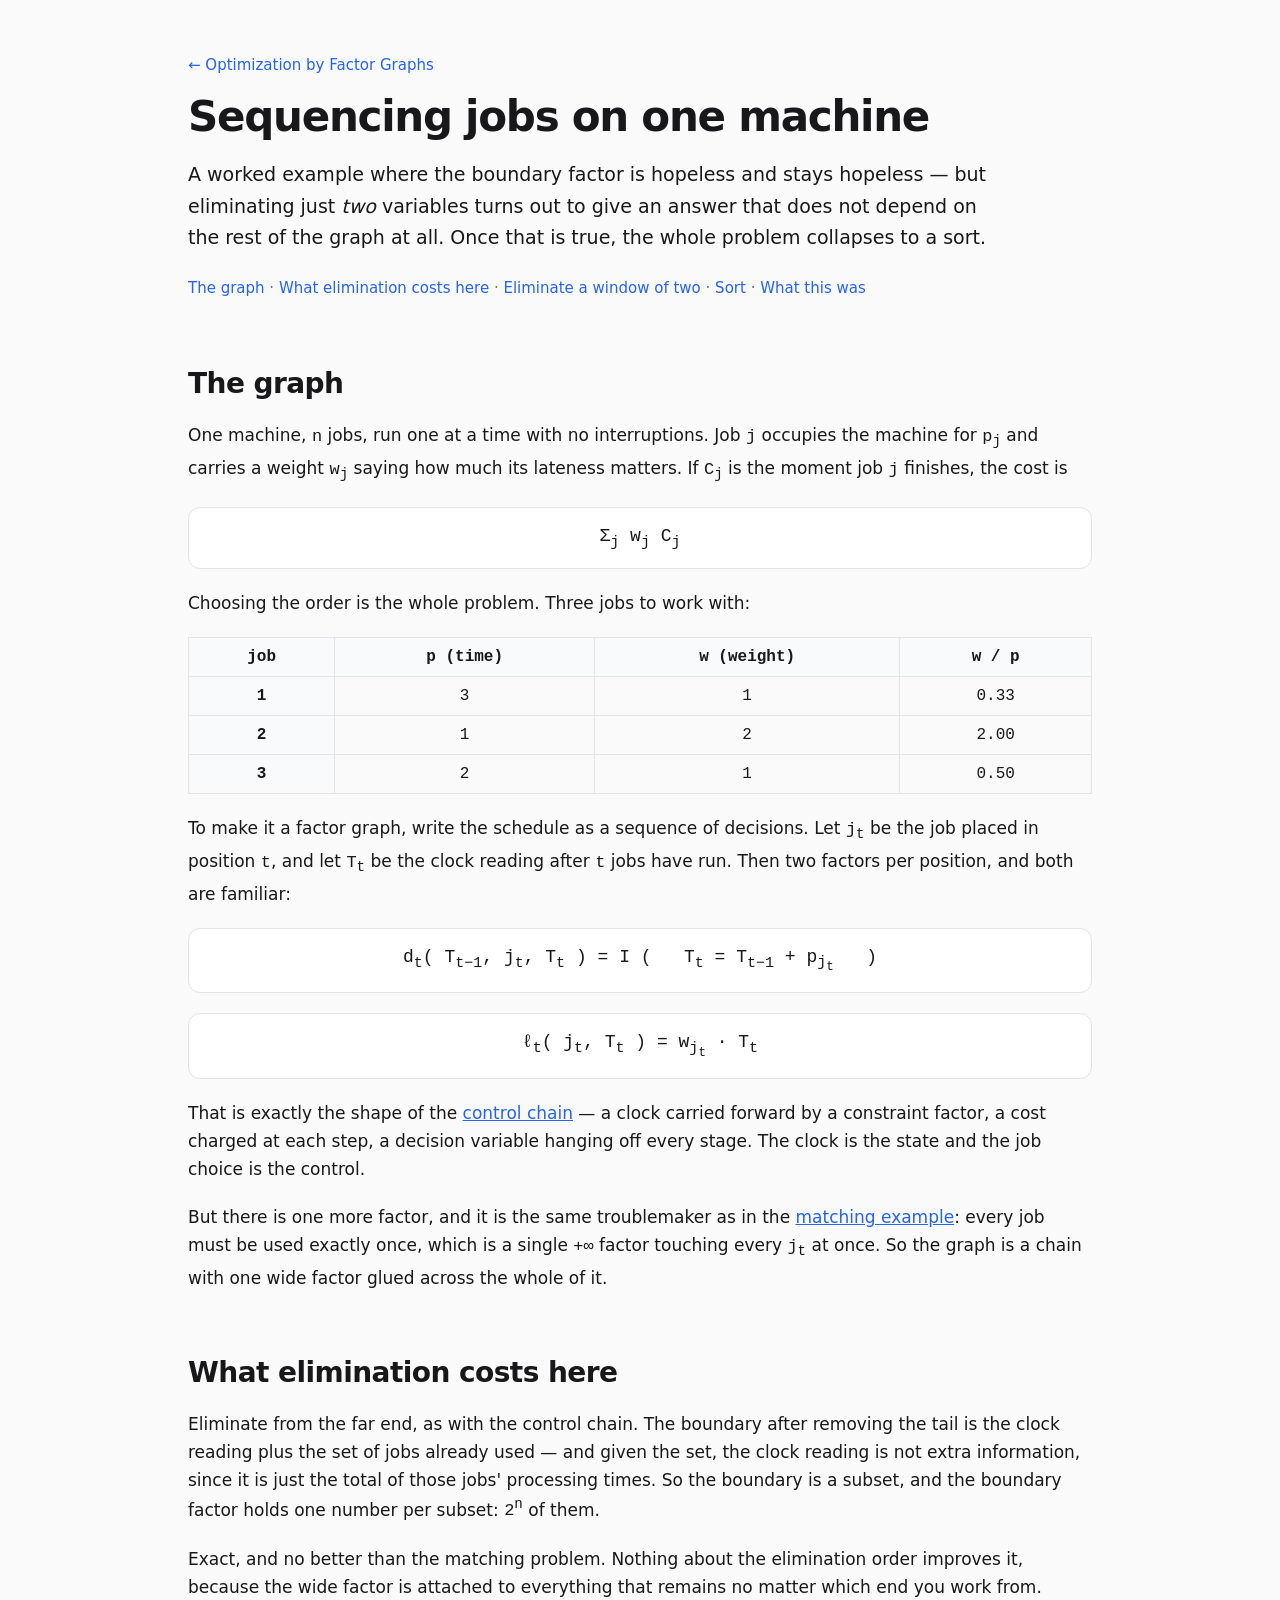
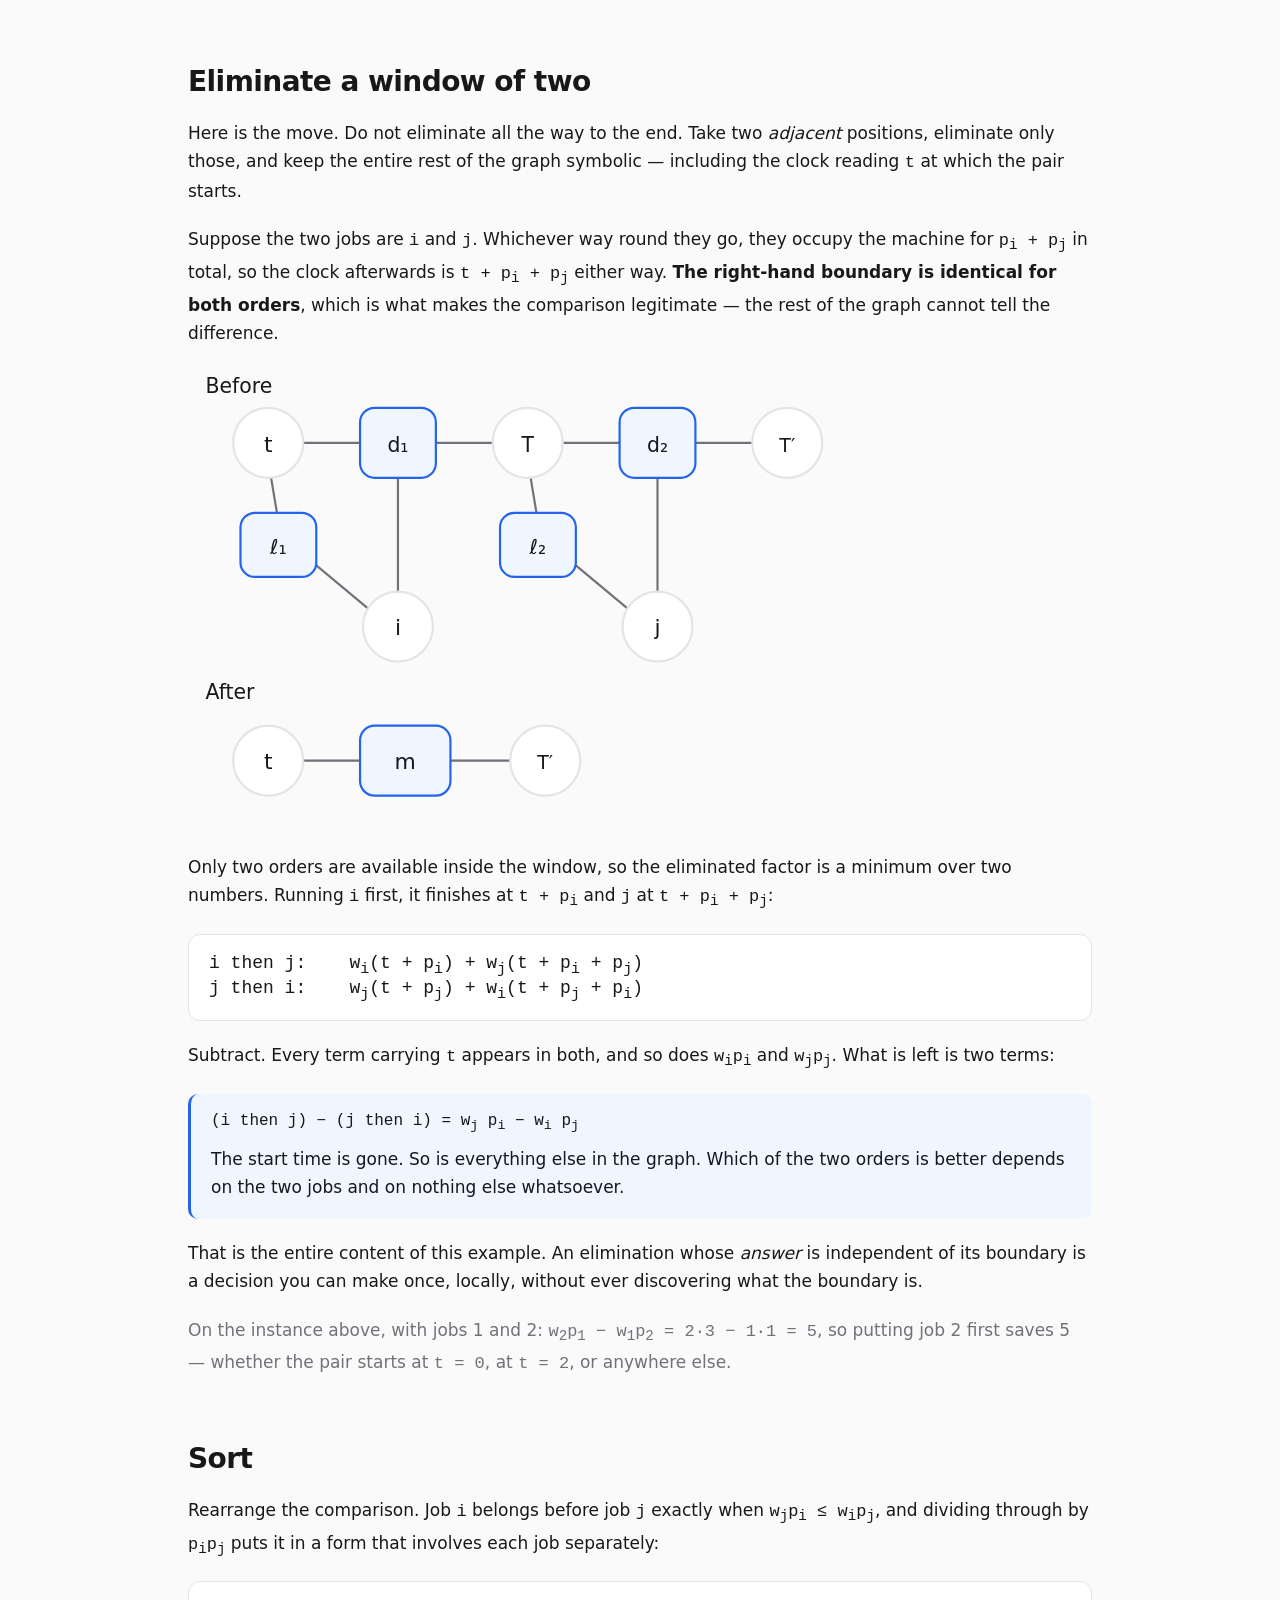
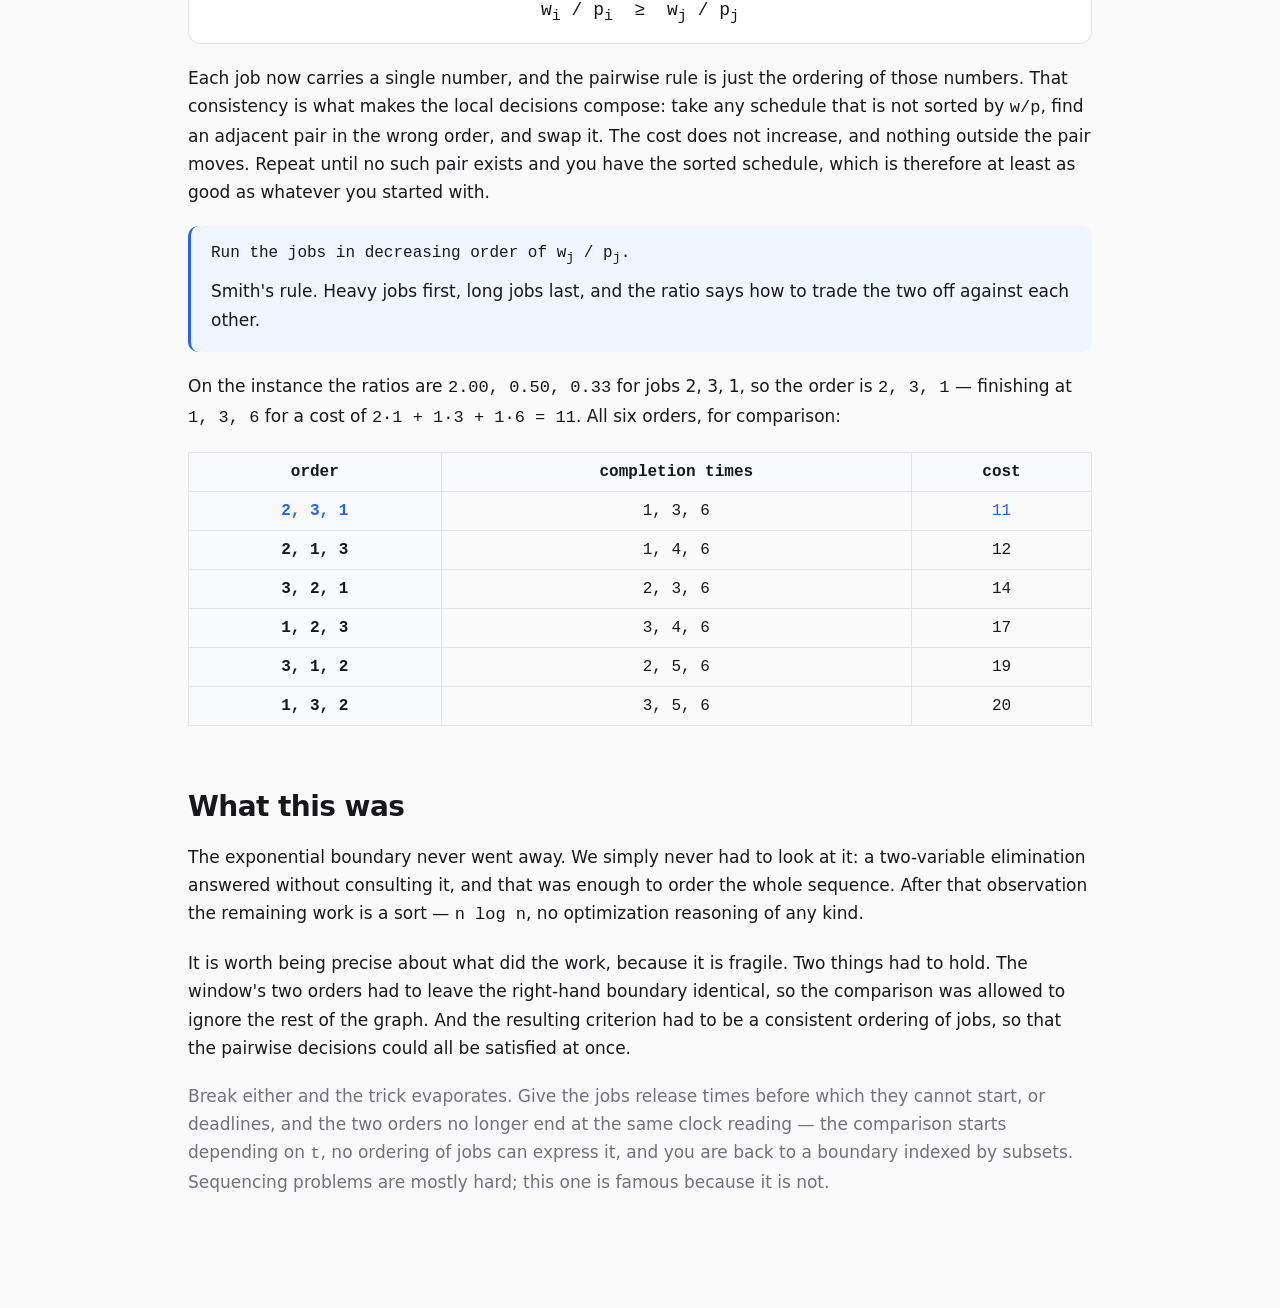
<file: optimization/factor-graphs/worked-examples/scheduling.html>
<!doctype html>
<html lang="en">
<head>
  <meta charset="utf-8" />
  <meta name="viewport" content="width=device-width, initial-scale=1" />

  <title>Worked example: sequencing jobs on one machine</title>

  <link rel="stylesheet" href="../style.css" />
</head>

<body>
<main>
<div id="fg-method">

  <section>
    <a class="backlink" href="../index.html">← Optimization by Factor Graphs</a>

    <h1>Sequencing jobs on one machine</h1>

    <p class="lead">
      A worked example where the boundary factor is hopeless and stays
      hopeless — but eliminating just <em>two</em> variables turns out to
      give an answer that does not depend on the rest of the graph at all.
      Once that is true, the whole problem collapses to a sort.
    </p>

    <nav class="contents">
      <a href="#graph">The graph</a> ·
      <a href="#elimination">What elimination costs here</a> ·
      <a href="#window">Eliminate a window of two</a> ·
      <a href="#sort">Sort</a> ·
      <a href="#coda">What this was</a>
    </nav>
  </section>

  <section id="graph">
    <h2>The graph</h2>

    <p>
      One machine, <span class="math">n</span> jobs, run one at a time with
      no interruptions. Job <span class="math">j</span> occupies the machine
      for <span class="math">p<sub>j</sub></span> and carries a weight
      <span class="math">w<sub>j</sub></span> saying how much its lateness
      matters. If <span class="math">C<sub>j</sub></span> is the moment job
      <span class="math">j</span> finishes, the cost is
    </p>

    <div class="equation math centered">
      Σ<sub>j</sub> w<sub>j</sub> C<sub>j</sub>
    </div>

    <p>
      Choosing the order is the whole problem. Three jobs to work with:
    </p>

    <table class="payoff math">
      <tr>
        <th>job</th>
        <th>p (time)</th>
        <th>w (weight)</th>
        <th>w / p</th>
      </tr>
      <tr><th>1</th><td>3</td><td>1</td><td>0.33</td></tr>
      <tr><th>2</th><td>1</td><td>2</td><td>2.00</td></tr>
      <tr><th>3</th><td>2</td><td>1</td><td>0.50</td></tr>
    </table>

    <p>
      To make it a factor graph, write the schedule as a sequence of
      decisions. Let <span class="math">j<sub>t</sub></span> be the job
      placed in position <span class="math">t</span>, and let
      <span class="math">T<sub>t</sub></span> be the clock reading after
      <span class="math">t</span> jobs have run. Then two factors per
      position, and both are familiar:
    </p>

    <div class="equation math centered">
      d<sub>t</sub>( T<sub>t−1</sub>, j<sub>t</sub>, T<sub>t</sub> )
      =
      I
      (
      &nbsp; T<sub>t</sub> = T<sub>t−1</sub> + p<sub>j<sub>t</sub></sub> &nbsp;
      )
    </div>

    <div class="equation math centered">
      ℓ<sub>t</sub>( j<sub>t</sub>, T<sub>t</sub> )
      =
      w<sub>j<sub>t</sub></sub> · T<sub>t</sub>
    </div>

    <p>
      That is exactly the shape of the
      <a href="hjb.html">control chain</a> — a clock carried forward by a
      constraint factor, a cost charged at each step, a decision variable
      hanging off every stage. The clock is the state and the job choice is
      the control.
    </p>

    <p>
      But there is one more factor, and it is the same troublemaker as in
      the <a href="assignment.html">matching example</a>: every job must be
      used exactly once, which is a single
      <span class="math">+∞</span> factor touching every
      <span class="math">j<sub>t</sub></span> at once. So the graph is a
      chain with one wide factor glued across the whole of it.
    </p>
  </section>

  <section id="elimination">
    <h2>What elimination costs here</h2>

    <p>
      Eliminate from the far end, as with the control chain. The boundary
      after removing the tail is the clock reading plus the set of jobs
      already used — and given the set, the clock reading is not extra
      information, since it is just the total of those jobs' processing
      times. So the boundary is a subset, and the boundary factor holds one
      number per subset: <span class="math">2<sup>n</sup></span> of them.
    </p>

    <p>
      Exact, and no better than the matching problem. Nothing about the
      elimination order improves it, because the wide factor is attached to
      everything that remains no matter which end you work from.
    </p>
  </section>

  <section id="window">
    <h2>Eliminate a window of two</h2>

    <p>
      Here is the move. Do not eliminate all the way to the end. Take two
      <em>adjacent</em> positions, eliminate only those, and keep the entire
      rest of the graph symbolic — including the clock reading
      <span class="math">t</span> at which the pair starts.
    </p>

    <p>
      Suppose the two jobs are <span class="math">i</span> and
      <span class="math">j</span>. Whichever way round they go, they occupy
      the machine for <span class="math">p<sub>i</sub> + p<sub>j</sub></span>
      in total, so the clock afterwards is
      <span class="math">t + p<sub>i</sub> + p<sub>j</sub></span> either
      way. <strong>The right-hand boundary is identical for both
      orders</strong>, which is what makes the comparison legitimate — the
      rest of the graph cannot tell the difference.
    </p>

    <svg
      class="diagram"
      viewBox="0 0 620 320"
      role="img"
      aria-label="Before: two adjacent positions with their dynamics and cost factors and job variables, between a start clock t and an end clock. After: a single factor m joining the start clock to the end clock."
    >
      <text x="12" y="18" fill="currentColor" font-size="14">Before</text>

      <line class="edge" x1="79" y1="52" x2="118" y2="52"/>
      <line class="edge" x1="170" y1="52" x2="209" y2="52"/>
      <line class="edge" x1="257" y1="52" x2="296" y2="52"/>
      <line class="edge" x1="348" y1="52" x2="387" y2="52"/>

      <line class="edge" x1="144" y1="76" x2="144" y2="154"/>
      <line class="edge" x1="322" y1="76" x2="322" y2="154"/>

      <line class="edge" x1="57" y1="76" x2="61" y2="100"/>
      <line class="edge" x1="88" y1="136" x2="124" y2="166"/>
      <line class="edge" x1="235" y1="76" x2="239" y2="100"/>
      <line class="edge" x1="266" y1="136" x2="302" y2="166"/>

      <circle class="node" cx="55" cy="52" r="24"/>
      <rect class="factor" x="118" y="28" width="52" height="48" rx="10"/>
      <circle class="node" cx="233" cy="52" r="24"/>
      <rect class="factor" x="296" y="28" width="52" height="48" rx="10"/>
      <circle class="node" cx="411" cy="52" r="24"/>

      <rect class="factor" x="36" y="100" width="52" height="44" rx="10"/>
      <rect class="factor" x="214" y="100" width="52" height="44" rx="10"/>

      <circle class="node" cx="144" cy="178" r="24"/>
      <circle class="node" cx="322" cy="178" r="24"/>

      <text x="55" y="58" text-anchor="middle" fill="currentColor" font-size="15">t</text>
      <text x="144" y="58" text-anchor="middle" fill="currentColor" font-size="14">d₁</text>
      <text x="233" y="58" text-anchor="middle" fill="currentColor" font-size="14">T</text>
      <text x="322" y="58" text-anchor="middle" fill="currentColor" font-size="14">d₂</text>
      <text x="411" y="58" text-anchor="middle" fill="currentColor" font-size="13">T′</text>

      <text x="62" y="128" text-anchor="middle" fill="currentColor" font-size="14">ℓ₁</text>
      <text x="240" y="128" text-anchor="middle" fill="currentColor" font-size="14">ℓ₂</text>

      <text x="144" y="184" text-anchor="middle" fill="currentColor" font-size="15">i</text>
      <text x="322" y="184" text-anchor="middle" fill="currentColor" font-size="15">j</text>

      <text x="12" y="228" fill="currentColor" font-size="14">After</text>

      <line class="edge" x1="79" y1="270" x2="118" y2="270"/>
      <line class="edge" x1="180" y1="270" x2="221" y2="270"/>

      <circle class="node" cx="55" cy="270" r="24"/>
      <rect class="factor" x="118" y="246" width="62" height="48" rx="10"/>
      <circle class="node" cx="245" cy="270" r="24"/>

      <text x="55" y="276" text-anchor="middle" fill="currentColor" font-size="15">t</text>
      <text x="149" y="276" text-anchor="middle" fill="currentColor" font-size="15">m</text>
      <text x="245" y="276" text-anchor="middle" fill="currentColor" font-size="13">T′</text>
    </svg>

    <p>
      Only two orders are available inside the window, so the eliminated
      factor is a minimum over two numbers. Running
      <span class="math">i</span> first, it finishes at
      <span class="math">t + p<sub>i</sub></span> and
      <span class="math">j</span> at
      <span class="math">t + p<sub>i</sub> + p<sub>j</sub></span>:
    </p>

    <div class="equation math">
      i then j:
      &nbsp;&nbsp;
      w<sub>i</sub>(t + p<sub>i</sub>)
      +
      w<sub>j</sub>(t + p<sub>i</sub> + p<sub>j</sub>)
      <br>
      j then i:
      &nbsp;&nbsp;
      w<sub>j</sub>(t + p<sub>j</sub>)
      +
      w<sub>i</sub>(t + p<sub>j</sub> + p<sub>i</sub>)
    </div>

    <p>
      Subtract. Every term carrying <span class="math">t</span> appears in
      both, and so does <span class="math">w<sub>i</sub>p<sub>i</sub></span>
      and <span class="math">w<sub>j</sub>p<sub>j</sub></span>. What is left
      is two terms:
    </p>

    <div class="viz-callout space-y">
      <div class="math">
        (i then j) − (j then i)
        =
        w<sub>j</sub> p<sub>i</sub> − w<sub>i</sub> p<sub>j</sub>
      </div>

      <p>
        The start time is gone. So is everything else in the graph. Which of
        the two orders is better depends on the two jobs and on nothing
        else whatsoever.
      </p>
    </div>

    <p>
      That is the entire content of this example. An elimination whose
      <em>answer</em> is independent of its boundary is a decision you can
      make once, locally, without ever discovering what the boundary is.
    </p>

    <p class="muted">
      On the instance above, with jobs 1 and 2:
      <span class="math">w<sub>2</sub>p<sub>1</sub> − w<sub>1</sub>p<sub>2</sub>
      = 2·3 − 1·1 = 5</span>, so putting job 2 first saves 5 — whether the
      pair starts at <span class="math">t = 0</span>, at
      <span class="math">t = 2</span>, or anywhere else.
    </p>
  </section>

  <section id="sort">
    <h2>Sort</h2>

    <p>
      Rearrange the comparison. Job <span class="math">i</span> belongs
      before job <span class="math">j</span> exactly when
      <span class="math">w<sub>j</sub>p<sub>i</sub> ≤
      w<sub>i</sub>p<sub>j</sub></span>, and dividing through by
      <span class="math">p<sub>i</sub>p<sub>j</sub></span> puts it in a form
      that involves each job separately:
    </p>

    <div class="equation math centered">
      w<sub>i</sub> / p<sub>i</sub>
      &nbsp;≥&nbsp;
      w<sub>j</sub> / p<sub>j</sub>
    </div>

    <p>
      Each job now carries a single number, and the pairwise rule is just
      the ordering of those numbers. That consistency is what makes the
      local decisions compose: take any schedule that is not sorted by
      <span class="math">w/p</span>, find an adjacent pair in the wrong
      order, and swap it. The cost does not increase, and nothing outside
      the pair moves. Repeat until no such pair exists and you have the
      sorted schedule, which is therefore at least as good as whatever you
      started with.
    </p>

    <div class="viz-callout space-y">
      <div class="math">
        Run the jobs in decreasing order of w<sub>j</sub> / p<sub>j</sub>.
      </div>

      <p>
        Smith's rule. Heavy jobs first, long jobs last, and the ratio says
        how to trade the two off against each other.
      </p>
    </div>

    <p>
      On the instance the ratios are
      <span class="math">2.00, 0.50, 0.33</span> for jobs 2, 3, 1, so the
      order is <span class="math">2, 3, 1</span> — finishing at
      <span class="math">1, 3, 6</span> for a cost of
      <span class="math">2·1 + 1·3 + 1·6 = 11</span>. All six orders, for
      comparison:
    </p>

    <table class="payoff math">
      <tr><th>order</th><th>completion times</th><th>cost</th></tr>
      <tr><th class="accent">2, 3, 1</th><td>1, 3, 6</td><td class="accent">11</td></tr>
      <tr><th>2, 1, 3</th><td>1, 4, 6</td><td>12</td></tr>
      <tr><th>3, 2, 1</th><td>2, 3, 6</td><td>14</td></tr>
      <tr><th>1, 2, 3</th><td>3, 4, 6</td><td>17</td></tr>
      <tr><th>3, 1, 2</th><td>2, 5, 6</td><td>19</td></tr>
      <tr><th>1, 3, 2</th><td>3, 5, 6</td><td>20</td></tr>
    </table>
  </section>

  <section id="coda">
    <h2>What this was</h2>

    <p>
      The exponential boundary never went away. We simply never had to look
      at it: a two-variable elimination answered without consulting it, and
      that was enough to order the whole sequence. After that observation
      the remaining work is a sort — <span class="math">n log n</span>, no
      optimization reasoning of any kind.
    </p>

    <p>
      It is worth being precise about what did the work, because it is
      fragile. Two things had to hold. The window's two orders had to leave
      the right-hand boundary identical, so the comparison was allowed to
      ignore the rest of the graph. And the resulting criterion had to be a
      consistent ordering of jobs, so that the pairwise decisions could all
      be satisfied at once.
    </p>

    <p class="muted">
      Break either and the trick evaporates. Give the jobs release times
      before which they cannot start, or deadlines, and the two orders no
      longer end at the same clock reading — the comparison starts depending
      on <span class="math">t</span>, no ordering of jobs can express it,
      and you are back to a boundary indexed by subsets. Sequencing problems
      are mostly hard; this one is famous because it is not.
    </p>
  </section>

</div>
</main>
</body>
</html>
</file>
<file: optimization/factor-graphs/style.css>
:root {
  --viz-panel: #ffffff;
  --viz-card: #ffffff;
  --viz-chip-card: #f8fafc;
  --viz-text: #18181b;
  --viz-muted: #71717a;
  --viz-border: #e4e4e7;
  --viz-accent: #2563eb;
  --viz-accent-text: #ffffff;
  --viz-accent-bg: #dbeafe;
  --viz-accent-bg-subtle: #eff6ff;
  --viz-series-1: #2563eb;
}

* {
  box-sizing: border-box;
}

body {
  margin: 0;
  background: #fafafa;
  color: var(--viz-text);
  font-family:
    Inter,
    ui-sans-serif,
    system-ui,
    -apple-system,
    BlinkMacSystemFont,
    "Segoe UI",
    sans-serif;
}

main {
  width: 100%;
  max-width: 960px;
  margin: 0 auto;
  padding: 56px 28px 120px;
}

#fg-method {
  width: 100%;
  display: flex;
  flex-direction: column;
  gap: 64px;
}

section {
  display: flex;
  flex-direction: column;
  gap: 20px;
}

h1,
h2,
h3,
p {
  margin: 0;
}

h1 {
  font-size: 42px;
  line-height: 1.08;
  letter-spacing: -0.03em;
}

h2 {
  font-size: 28px;
  line-height: 1.2;
  letter-spacing: -0.02em;
  font-weight: 600;
}

h3 {
  font-size: 17px;
  font-weight: 600;
}

p,
li {
  font-size: 17px;
  line-height: 1.65;
}

ul,
ol {
  margin: 0;
  padding-left: 22px;
}

li + li {
  margin-top: 8px;
}

.lead {
  max-width: 820px;
  font-size: 19px;
}

.math {
  font-family:
    ui-monospace,
    SFMono-Regular,
    Menlo,
    Monaco,
    Consolas,
    monospace;
}

.muted {
  color: var(--viz-muted);
}

.accent {
  color: var(--viz-accent);
}

.viz-callout {
  padding: 18px 20px;
  border-left: 3px solid var(--viz-accent);
  background: var(--viz-accent-bg-subtle);
  border-radius: 10px;
}

.equation {
  padding: 18px 20px;
  border: 1px solid var(--viz-border);
  border-radius: 12px;
  background: var(--viz-panel);
  font-size: 18px;
  overflow-x: auto;
}

.equation.centered {
  text-align: center;
}

.space-y > * + * {
  margin-top: 12px;
}

.diagram {
  width: 100%;
  height: auto;
}

.node {
  fill: var(--viz-panel);
  stroke: var(--viz-border);
  stroke-width: 1.5;
}

.factor {
  fill: var(--viz-accent-bg-subtle);
  stroke: var(--viz-accent);
  stroke-width: 1.5;
}

.edge {
  stroke: var(--viz-muted);
  stroke-width: 1.5;
}

pre.code {
  margin: 0;
  padding: 16px 20px;
  border: 1px solid var(--viz-border);
  border-radius: 12px;
  background: var(--viz-chip-card);
  font-family:
    ui-monospace,
    SFMono-Regular,
    Menlo,
    Monaco,
    Consolas,
    monospace;
  font-size: 15px;
  line-height: 1.65;
  overflow-x: auto;
}

pre.code .cm {
  color: var(--viz-muted);
}

.payoff {
  border-collapse: collapse;
  font-size: 16px;
}

.payoff th,
.payoff td {
  padding: 10px 16px;
  border: 1px solid var(--viz-border);
  text-align: center;
}

.payoff th {
  background: var(--viz-chip-card);
  font-weight: 600;
}

@media (max-width: 760px) {
  main {
    padding: 36px 18px 80px;
  }

  #fg-method {
    gap: 48px;
  }

  h1 {
    font-size: 34px;
  }

  h2 {
    font-size: 25px;
  }
}

a {
  color: var(--viz-accent);
}

.backlink {
  display: inline-block;
  font-size: 15px;
  text-decoration: none;
}

.backlink:hover {
  text-decoration: underline;
}

.card-link {
  display: block;
  padding: 18px 20px;
  border: 1px solid var(--viz-border);
  border-radius: 12px;
  background: var(--viz-panel);
  text-decoration: none;
  color: inherit;
}

.card-link:hover {
  border-color: var(--viz-accent);
}

.card-link strong {
  display: block;
  margin-bottom: 4px;
  color: var(--viz-accent);
}

.contents {
  font-size: 15px;
  line-height: 2;
  color: var(--viz-muted);
}

.contents a {
  text-decoration: none;
  white-space: nowrap;
}

.contents a:hover {
  text-decoration: underline;
}
</file>
